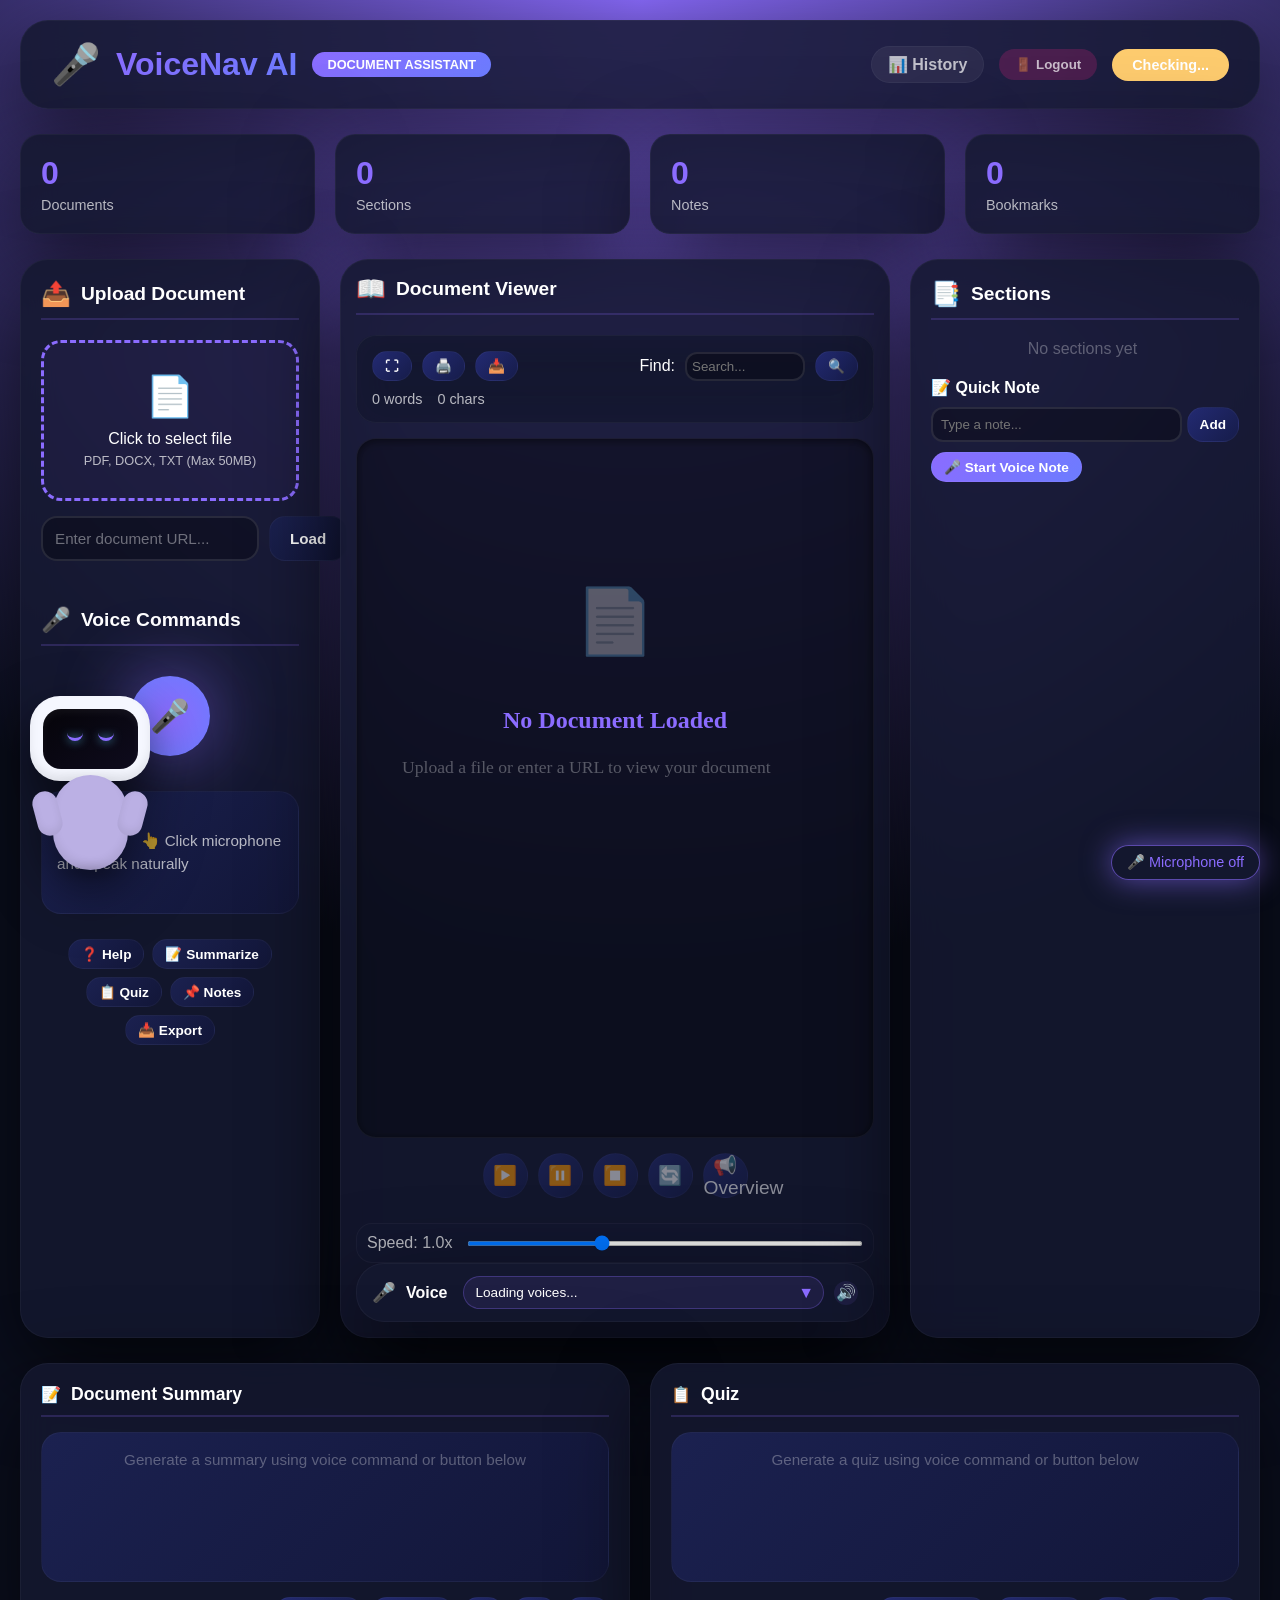
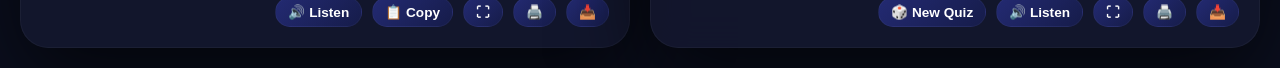
<file: frontend/index.html>
<!DOCTYPE html>
<html lang="en">
<head>
    <meta charset="UTF-8">
    <meta name="viewport" content="width=device-width, initial-scale=1.0">
    <title>VoiceNav – Document Assistant</title>
    <style>
        /* ========= RESET ========= */
        * {
            margin: 0;
            padding: 0;
            box-sizing: border-box;
        }

        /* ========= THEME (from layout) ========= */
        :root {
            --bg: #0b0f1f;
            --panel: rgba(20, 24, 48, 0.85);
            --panel-soft: rgba(20, 24, 48, 0.65);
            --accent: #8b6cff;
            --accent-soft: #6c7cff;
            --glow: rgba(139, 108, 255, 0.6);
            --text-light: #ffffff;
            --text-dim: rgba(255,255,255,0.7);
            --panel-border: rgba(255,255,255,0.04);
        }

        /* ========= BODY ========= */
        body {
            min-height: 100vh;
            background: radial-gradient(circle at top, #8b6cff, #0b0f1f 55%);
            font-family: 'Inter', -apple-system, BlinkMacSystemFont, 'Segoe UI', Roboto, sans-serif;
            padding: 20px;
            color: var(--text-light);
            position: relative;
        }

        .container {
            max-width: 1600px;
            margin: 0 auto;
        }

        /* ========= PANELS (glassmorphism) ========= */
        .panel-base {
            background: var(--panel);
            backdrop-filter: blur(18px);
            border-radius: 28px;
            box-shadow: 0 30px 90px rgba(0,0,0,0.7);
            border: 1px solid rgba(255,255,255,0.04);
        }

        /* ========= QUIZ STYLES ========= */
.quiz-question {
    background: rgba(0,0,0,0.3);
    border-radius: 16px;
    padding: 15px;
    margin-bottom: 15px;
    border-left: 4px solid var(--accent);
}
.quiz-question p { margin-bottom: 10px; font-weight: 500; }

.quiz-options { display: flex; flex-direction: column; gap: 8px; margin: 10px 0; }

.quiz-option {
    display: flex;
    align-items: center;
    gap: 10px;
    padding: 8px 12px;
    background: rgba(255,255,255,0.05);
    border-radius: 10px;
    color: var(--text-dim);
    cursor: pointer;
    transition: background 0.2s;
}
.quiz-option:hover { background: rgba(139,108,255,0.1); }
.quiz-option input[type="radio"] { accent-color: var(--accent); }

.quiz-answer-btn {
    padding: 7px 14px;
    background: linear-gradient(135deg, #232a72, #161c4a);
    color: white;
    border: 1px solid rgba(255,255,255,0.08);
    border-radius: 12px;
    cursor: pointer;
    font-size: 0.88rem;
    font-weight: 600;
    transition: all 0.25s;
}
.quiz-answer-btn:hover { transform: translateY(-2px); box-shadow: 0 0 18px var(--glow); background: linear-gradient(135deg, #2c3590, #1d2460); }

/* ── Show Answer button variant ── */
.show-ans-btn {
    background: linear-gradient(135deg, rgba(139,108,255,0.25), rgba(108,124,255,0.15));
    border: 1px solid rgba(139,108,255,0.45);
    color: #c4b0ff;
}
.show-ans-btn:hover {
    background: linear-gradient(135deg, rgba(139,108,255,0.45), rgba(108,124,255,0.3));
    box-shadow: 0 0 18px rgba(139,108,255,0.5);
    border-color: rgba(139,108,255,0.7);
}

/* Fade-in for revealed answers */
@keyframes fadeInAnswer {
    from { opacity: 0; transform: translateY(-6px); }
    to   { opacity: 1; transform: translateY(0); }
}

.answer-feedback {
    margin-top: 10px;
    padding: 8px;
    border-radius: 10px;
    font-size: 0.9rem;
}
.correct   { background: rgba(0,255,0,0.1);  color: #4ade80; }
.incorrect { background: rgba(255,0,0,0.1);  color: #f87171; }

/* Dropdown voice selector styles */
#voiceSelect {
    background: rgba(139,108,255,0.15);
    border: 1px solid rgba(139,108,255,0.3);
    color: white;
    font-family: inherit;
    transition: all 0.2s;
}

#voiceSelect:hover {
    background: rgba(139,108,255,0.25);
    border-color: var(--accent);
}

#voiceSelect:focus {
    border-color: var(--accent);
    box-shadow: 0 0 0 2px rgba(139,108,255,0.2);
}

#voiceSelect option {
    background: #1b2150;
    color: white;
    padding: 10px;
}

/* Preview indicator animation */
@keyframes playing {
    0%, 100% { transform: scale(1); opacity: 1; }
    50% { transform: scale(1.2); opacity: 0.8; }
}

.preview-active #previewIcon {
    animation: playing 1s infinite;
    color: var(--accent);
}

.voice-status-dot {
    width: 6px;
    height: 6px;
    border-radius: 50%;
    background: var(--accent);
    display: inline-block;
    animation: pulse 1.5s infinite;
}

@keyframes pulse {
    0%, 100% { opacity: 1; transform: scale(1); }
    50% { opacity: 0.5; transform: scale(1.2); }
}

/* Per-question listen button */
.quiz-listen-btn {
    background: rgba(139,108,255,0.18);
    border: 1px solid rgba(139,108,255,0.35);
    border-radius: 50%;
    width: 28px;
    height: 28px;
    font-size: 0.85rem;
    cursor: pointer;
    color: #c4b0ff;
    display: inline-flex;
    align-items: center;
    justify-content: center;
    flex-shrink: 0;
    transition: all 0.2s;
    padding: 0;
    margin-left: 4px;
}
.quiz-listen-btn:hover {
    background: rgba(139,108,255,0.4);
    box-shadow: 0 0 12px rgba(139,108,255,0.5);
    transform: scale(1.15);
}

        /* ========= HEADER ========= */
        .header {
            background: var(--panel);
            backdrop-filter: blur(18px);
            border-radius: 28px;
            padding: 20px 30px;
            margin-bottom: 25px;
            box-shadow: 0 30px 90px rgba(0,0,0,0.7);
            border: 1px solid var(--panel-border);
            display: flex;
            justify-content: space-between;
            align-items: center;
        }

        .logo {
            display: flex;
            align-items: center;
            gap: 15px;
        }

        .logo h1 {
            font-size: 2rem;
            background: linear-gradient(135deg, var(--accent), var(--accent-soft));
            -webkit-background-clip: text;
            -webkit-text-fill-color: transparent;
            font-weight: 800;
        }

        .badge {
            background: linear-gradient(135deg, var(--accent), var(--accent-soft));
            color: white;
            padding: 5px 15px;
            border-radius: 30px;
            font-size: 0.8rem;
            font-weight: bold;
        }

        .nav-links {
            display: flex;
            align-items: center;
            gap: 15px;
        }

        .nav-link {
            padding: 8px 16px;
            border-radius: 30px;
            background: rgba(255,255,255,0.06);
            color: var(--text-dim);
            text-decoration: none;
            font-weight: 600;
            transition: all 0.3s;
            border: 1px solid var(--panel-border);
        }

        .nav-link:hover {
            background: var(--accent);
            color: white;
            transform: translateY(-2px);
            box-shadow: 0 0 25px var(--glow);
        }

        .status-badge {
            padding: 8px 20px;
            border-radius: 30px;
            font-weight: 600;
            font-size: 0.9rem;
        }

        .status-badge.connected {
            background: var(--accent);
            color: white;
            box-shadow: 0 0 25px var(--glow);
        }

        .status-badge.disconnected {
            background: #f72585;
            color: white;
        }

        .status-badge.loading {
            background: #fdcb6e;
            color: white;
        }

        /* ========= STATS GRID ========= */
        .stats-grid {
            display: grid;
            grid-template-columns: repeat(4, 1fr);
            gap: 20px;
            margin-bottom: 25px;
        }

        .stat-card {
            background: var(--panel);
            backdrop-filter: blur(18px);
            border-radius: 20px;
            padding: 20px;
            box-shadow: 0 30px 90px rgba(0,0,0,0.7);
            border: 1px solid var(--panel-border);
        }

        .stat-value {
            font-size: 2rem;
            font-weight: bold;
            color: var(--accent);
            margin-bottom: 5px;
        }

        .stat-label {
            color: var(--text-dim);
            font-size: 0.9rem;
        }

        /* ========= MAIN GRID - 3 COLUMN ========= */
        .main-grid {
            display: grid;
            grid-template-columns: 300px 1fr 350px;
            gap: 20px;
            margin-bottom: 25px;
        }

        /* ========= CARDS ========= */
        .card {
            background: var(--panel);
            backdrop-filter: blur(18px);
            border-radius: 28px;
            padding: 20px;
            box-shadow: 0 30px 90px rgba(0,0,0,0.7);
            border: 1px solid var(--panel-border);
            transition: transform 0.3s;
            display: flex;
            flex-direction: column;
        }

        .card:hover {
            transform: translateY(-5px);
            box-shadow: 0 40px 110px rgba(139,108,255,0.3);
        }

        .card-header {
            display: flex;
            align-items: center;
            gap: 10px;
            margin-bottom: 20px;
            padding-bottom: 10px;
            border-bottom: 2px solid rgba(139,108,255,0.2);
        }

        .card-header h2 {
            font-size: 1.2rem;
            color: white;
            font-weight: 600;
        }

        .card-header .icon {
            font-size: 1.5rem;
        }

        /* ========= UPLOAD AREA ========= */
        .upload-area {
            border: 3px dashed var(--accent);
            border-radius: 20px;
            padding: 30px;
            text-align: center;
            cursor: pointer;
            transition: all 0.3s;
            background: rgba(139,108,255,0.05);
            margin-bottom: 15px;
        }

        .upload-area:hover {
            background: rgba(139,108,255,0.15);
            border-color: var(--accent-soft);
            box-shadow: 0 0 30px var(--glow);
        }

        .upload-icon {
            font-size: 2.5rem;
            margin-bottom: 10px;
        }

        .upload-text {
            font-size: 1rem;
            color: white;
            margin-bottom: 5px;
        }

        .upload-hint {
            color: var(--text-dim);
            font-size: 0.8rem;
        }

        /* ========= URL INPUT ========= */
        .url-group {
            display: flex;
            gap: 10px;
            margin-bottom: 15px;
        }

        .url-group input {
            flex: 1;
            padding: 12px;
            border: 2px solid rgba(255,255,255,0.1);
            border-radius: 16px;
            font-size: 0.95rem;
            transition: all 0.3s;
            background: rgba(0,0,0,0.3);
            color: white;
        }

        .url-group input:focus {
            outline: none;
            border-color: var(--accent);
            box-shadow: 0 0 0 3px var(--glow);
        }

        .url-group input::placeholder {
            color: rgba(255,255,255,0.4);
        }

        /* ========= BUTTONS ========= */
        .btn {
            padding: 10px 20px;
            border: none;
            border-radius: 16px;
            font-size: 0.95rem;
            font-weight: 600;
            cursor: pointer;
            transition: all 0.3s;
            background: linear-gradient(135deg, #232a72, #161c4a);
            color: white;
            display: inline-flex;
            align-items: center;
            gap: 8px;
            border: 1px solid rgba(255,255,255,0.04);
        }

        .btn:hover {
            transform: translateY(-2px);
            box-shadow: 0 0 25px var(--glow);
            background: linear-gradient(135deg, #2c3590, #1d2460);
        }

        .btn.secondary {
            background: linear-gradient(135deg, #1b2150, #121638);
        }

        .btn.warning {
            background: #f72585;
        }

        .btn.small {
            padding: 6px 12px;
            font-size: 0.85rem;
        }

        .btn:disabled {
            opacity: 0.5;
            cursor: not-allowed;
        }

        /* ========= MICROPHONE ========= */
        .mic-container {
            text-align: center;
            padding: 10px;
        }

        .mic-btn {
            width: 80px;
            height: 80px;
            border-radius: 50%;
            background: radial-gradient(circle, var(--accent), var(--accent-soft));
            border: none;
            color: white;
            font-size: 2rem;
            cursor: pointer;
            transition: all 0.3s;
            box-shadow: 0 0 70px var(--glow);
            margin-bottom: 10px;
        }

        .mic-btn:hover {
            transform: scale(1.1);
        }

        .mic-btn.active {
            background: radial-gradient(circle, #f72585, #b5179e);
            animation: pulse 1.5s infinite;
        }

        @keyframes pulse {
            0% { box-shadow: 0 0 0 0 rgba(247, 37, 133, 0.7); }
            70% { box-shadow: 0 0 0 20px rgba(247, 37, 133, 0); }
            100% { box-shadow: 0 0 0 0 rgba(247, 37, 133, 0); }
        }

        /* ========= COMMAND BOX ========= */
        .command-box {
            background: linear-gradient(135deg, #1b2150, #121638);
            border-radius: 20px;
            padding: 15px;
            min-height: 80px;
            margin: 15px 0;
            font-size: 0.95rem;
            line-height: 1.5;
            border-left: 4px solid var(--accent);
            white-space: pre-wrap;
            color: var(--text-dim);
            border: 1px solid rgba(255,255,255,0.04);
        }

        /* ========= QUICK COMMANDS ========= */
        .quick-commands {
            display: flex;
            gap: 8px;
            flex-wrap: wrap;
            justify-content: center;
            margin-top: 10px;
        }

        /* ========= SECTIONS LIST ========= */
        .sections-container {
            max-height: 300px;
            overflow-y: auto;
            padding-right: 5px;
        }

        .section-item {
            padding: 12px;
            background: linear-gradient(135deg, #1b2150, #121638);
            border-radius: 16px;
            margin-bottom: 8px;
            cursor: pointer;
            transition: all 0.3s;
            border-left: 4px solid var(--accent);
            font-size: 0.95rem;
            color: var(--text-dim);
            border: 1px solid rgba(255,255,255,0.04);
        }

        .section-item:hover {
            transform: translateX(5px);
            background: linear-gradient(135deg, #232a72, #161c4a);
            box-shadow: 0 0 25px var(--glow);
        }

        .section-count {
            font-size: 0.8rem;
            color: var(--accent);
            margin-left: 10px;
        }

        /* ========= DOCUMENT VIEWER ========= */
        .document-viewer {
            background: rgba(0,0,0,0.3);
            border-radius: 20px;
            padding: 25px;
            height: 700px;
            overflow-y: auto;
            font-family: 'Georgia', 'Times New Roman', serif;
            line-height: 1.8;
            box-shadow: inset 0 2px 10px rgba(0,0,0,0.5);
            scroll-behavior: smooth;
            color: var(--text-dim);
            border: 1px solid rgba(255,255,255,0.04);
        }

        .document-viewer h1 {
            font-size: 2.2rem;
            margin-bottom: 20px;
            color: white;
            border-bottom: 3px solid var(--accent);
            padding-bottom: 15px;
        }

        .document-viewer h2 {
            font-size: 1.8rem;
            margin: 25px 0 15px;
            color: var(--accent-soft);
        }

        .document-viewer h3 {
            font-size: 1.5rem;
            margin: 20px 0 10px;
            color: var(--accent);
        }

        .document-viewer p {
            margin-bottom: 15px;
            font-size: 1.1rem;
            text-align: justify;
        }

        /* ========= VIEWER TOOLBAR ========= */
        .viewer-toolbar {
            display: flex;
            gap: 10px;
            padding: 15px;
            background: var(--panel-soft);
            backdrop-filter: blur(18px);
            border-radius: 20px;
            margin-bottom: 15px;
            flex-wrap: wrap;
            border: 1px solid rgba(255,255,255,0.04);
        }

        .viewer-controls {
            display: flex;
            gap: 10px;
            align-items: center;
            margin-left: auto;
        }

        .viewer-controls input {
            background: rgba(0,0,0,0.3);
            border: 2px solid rgba(255,255,255,0.1);
            border-radius: 12px;
            padding: 5px 10px;
            color: white;
        }

        .viewer-controls input:focus {
            border-color: var(--accent);
            outline: none;
        }

        .viewer-info {
            display: flex;
            gap: 15px;
            color: var(--text-dim);
            font-size: 0.9rem;
        }

        /* ========= AUDIO CONTROLS ========= */
        .audio-controls {
            display: flex;
            gap: 10px;
            justify-content: center;
            flex-wrap: wrap;
            margin: 15px 0;
        }

        .audio-btn {
            width: 45px;
            height: 45px;
            border-radius: 25px;
            border: none;
            background: linear-gradient(135deg, #232a72, #161c4a);
            color: white;
            font-size: 1.2rem;
            cursor: pointer;
            transition: all 0.3s;
            border: 1px solid rgba(255,255,255,0.04);
        }

        .audio-btn:hover {
            transform: scale(1.1);
            box-shadow: 0 0 25px var(--glow);
        }

        .audio-btn:disabled {
            opacity: 0.5;
            cursor: not-allowed;
        }

        /* ========= SPEED CONTROL ========= */
        .speed-control {
            display: flex;
            align-items: center;
            gap: 15px;
            margin-top: 10px;
            padding: 10px;
            background: var(--panel-soft);
            border-radius: 16px;
            border: 1px solid rgba(255,255,255,0.04);
        }

        .speed-control input {
            flex: 1;
            height: 5px;
            border-radius: 3px;
            background: var(--accent);
        }

        /* ========= NOTES & BOOKMARKS ========= */
        .items-list {
            list-style: none;
            max-height: 200px;
            overflow-y: auto;
        }

        .items-list li {
            padding: 10px;
            background: linear-gradient(135deg, #1b2150, #121638);
            border-radius: 14px;
            margin-bottom: 8px;
            border-left: 4px solid var(--accent);
            font-size: 0.9rem;
            color: var(--text-dim);
            border: 1px solid rgba(255,255,255,0.04);
        }

        .items-list li .timestamp {
            font-size: 0.75rem;
            color: rgba(255,255,255,0.4);
            margin-top: 5px;
        }

        /* ========= PROGRESS BAR ========= */
        .progress-bar {
            height: 5px;
            background: rgba(255,255,255,0.1);
            border-radius: 3px;
            overflow: hidden;
            margin: 10px 0;
        }

        .progress-fill {
            height: 100%;
            background: linear-gradient(90deg, var(--accent), var(--accent-soft));
            transition: width 0.3s;
        }

        /* ========= VOICE STATUS ========= */
        .voice-status {
            position: fixed;
            bottom: 20px;
            right: 20px;
            padding: 8px 15px;
            background: var(--panel);
            backdrop-filter: blur(18px);
            color: var(--accent);
            border-radius: 30px;
            font-size: 0.9rem;
            z-index: 1000;
            border: 1px solid var(--glow);
            box-shadow: 0 0 30px var(--glow);
        }

        /* ========= FEATURE PANELS ========= */
        .feature-panels {
            margin-top: 25px;
            display: grid;
            grid-template-columns: 1fr 1fr;
            gap: 20px;
        }

        .feature-panel {
            background: var(--panel);
            backdrop-filter: blur(18px);
            border-radius: 28px;
            padding: 20px;
            box-shadow: 0 30px 90px rgba(0,0,0,0.7);
            border: 1px solid rgba(255,255,255,0.04);
        }

        .panel-header {
            display: flex;
            align-items: center;
            gap: 10px;
            margin-bottom: 15px;
            padding-bottom: 10px;
            border-bottom: 2px solid rgba(139,108,255,0.2);
        }

        .panel-header h3 {
            font-size: 1.1rem;
            color: white;
            font-weight: 600;
        }

        .panel-content {
            min-height: 150px;
            max-height: 300px;
            overflow-y: auto;
            padding: 15px;
            background: linear-gradient(135deg, #1b2150, #121638);
            border-radius: 20px;
            font-size: 0.95rem;
            line-height: 1.6;
            color: var(--text-dim);
            border: 1px solid rgba(255,255,255,0.04);
        }

        .panel-actions {
            display: flex;
            gap: 10px;
            margin-top: 15px;
            justify-content: flex-end;
        }

        /* ========= QUIZ STYLES ========= */
        .quiz-question {
            background: rgba(0,0,0,0.3);
            border-radius: 16px;
            padding: 15px;
            margin-bottom: 15px;
            border-left: 4px solid var(--accent);
        }

        .quiz-question p {
            margin-bottom: 10px;
            font-weight: 500;
        }

        .quiz-options {
            display: flex;
            flex-direction: column;
            gap: 8px;
            margin: 10px 0;
        }

        .quiz-option {
            display: flex;
            align-items: center;
            gap: 10px;
            padding: 8px;
            background: rgba(255,255,255,0.05);
            border-radius: 10px;
            color: var(--text-dim);
        }

        .quiz-option input[type="radio"] {
            accent-color: var(--accent);
        }

        .quiz-answer-btn {
            margin-top: 10px;
            padding: 5px 10px;
            background: linear-gradient(135deg, #232a72, #161c4a);
            color: white;
            border: none;
            border-radius: 12px;
            cursor: pointer;
        }

        .answer-feedback {
            margin-top: 10px;
            padding: 8px;
            border-radius: 10px;
            font-size: 0.9rem;
        }

        .correct {
            background: rgba(0,255,0,0.1);
            color: #4ade80;
        }

        .incorrect {
            background: rgba(255,0,0,0.1);
            color: #f87171;
        }

        /* ========= TOAST NOTIFICATIONS ========= */
        .toast {
            position: fixed;
            bottom: 20px;
            left: 50%;
            transform: translateX(-50%);
            padding: 12px 24px;
            border-radius: 30px;
            color: white;
            font-weight: 500;
            z-index: 2000;
            animation: slideUp 0.3s ease;
            background: var(--panel);
            backdrop-filter: blur(18px);
            border: 1px solid var(--accent);
            box-shadow: 0 0 30px var(--glow);
        }

        .toast.success {
            background: var(--accent);
        }

        .toast.error {
            background: #f72585;
        }

        .toast.info {
            background: var(--accent-soft);
        }

        @keyframes slideUp {
            from {
                transform: translate(-50%, 100%);
                opacity: 0;
            }
            to {
                transform: translate(-50%, 0);
                opacity: 1;
            }
        }

        /* ========= HIGHLIGHT ========= */
        .highlight {
            background: rgba(139,108,255,0.3);
            padding: 2px;
            border-radius: 4px;
            border-bottom: 2px solid var(--accent);
        }

        /* ========= SCROLLBARS ========= */
        ::-webkit-scrollbar {
            width: 8px;
        }

        ::-webkit-scrollbar-track {
            background: rgba(0,0,0,0.3);
            border-radius: 4px;
        }

        ::-webkit-scrollbar-thumb {
            background: var(--accent);
            border-radius: 4px;
        }

        ::-webkit-scrollbar-thumb:hover {
            background: var(--accent-soft);
        }

        /* ========= CUTE ROBOT ASSISTANT (from design) ========= */
        .robot-assistant {
            position: fixed;
            bottom: 30px;
            left: 30px;
            z-index: 1000;
            cursor: pointer;
            transition: all 0.3s cubic-bezier(0.175, 0.885, 0.32, 1.275);
            filter: drop-shadow(0 20px 30px rgba(0,0,0,0.4));
            animation: float 3s ease-in-out infinite;
        }

        @keyframes float {
            0%, 100% {
                transform: translateY(0);
            }
            50% {
                transform: translateY(-12px);
            }
        }

        .robot-assistant:hover {
            transform: translateY(-10px) scale(1.05);
            filter: drop-shadow(0 30px 40px var(--glow));
            animation: float 1.5s ease-in-out infinite;
        }

        /* Head */
        .head {
            width: 120px;
            height: 85px;
            background: #f5f7ff;
            border-radius: 30px;
            margin: 0 auto;
            display: flex;
            align-items: center;
            justify-content: center;
            box-shadow: 
                inset 0 -6px 10px rgba(0,0,0,0.08),
                0 15px 30px rgba(0,0,0,0.2);
        }

        /* Face Screen */
        .face {
            width: 95px;
            height: 60px;
            background: linear-gradient(145deg, #050409, #0e0b1d);
            border-radius: 18px;
            position: relative;
            box-shadow: inset 0 4px 8px rgba(255,255,255,0.05);
        }

        /* Eyes */
        .eye {
            position: absolute;
            top: 24px;
            width: 16px;
            height: 8px;
            border-radius: 0 0 12px 12px;
            border-bottom: 3px solid #8b6cff;
            filter: drop-shadow(0 0 5px #5ecbff);
        }

        .eye.left {
            left: 24px;
        }

        .eye.right {
            right: 24px;
        }

        /* Body */
        .body {
            width: 75px;
            height: 95px;
            background: #bbb0e4;
            border-radius: 40px;
            margin: -6px auto 0;
            box-shadow: 
                inset 0 -6px 10px rgba(0,0,0,0.08),
                0 15px 30px rgba(0,0,0,0.2);
        }

        /* Arms */
        .arm {
            position: absolute;
            top: 95px;
            width: 25px;
            height: 45px;
            background: #bbb0e4;
            border-radius: 20px;
            box-shadow: inset 0 -4px 8px rgba(0,0,0,0.08);
        }

        .arm.left {
            left: 5px;
            transform: rotate(-15deg);
        }

        .arm.right {
            right: 5px;
            transform: rotate(15deg);
        }

        /* Shadow */
        .shadow {
            position: absolute;
            bottom: -8px;
            left: 50%;
            transform: translateX(-50%);
            width: 80px;
            height: 12px;
            background: radial-gradient(ellipse at center,
                rgba(0,0,0,0.25),
                transparent 70%);
            filter: blur(5px);
        }

        /* Speech bubble */
        .robot-speech {
            position: absolute;
            bottom: 100%;
            left: 40px;
            margin-bottom: 15px;
            background: var(--panel);
            backdrop-filter: blur(18px);
            padding: 8px 16px;
            border-radius: 30px 30px 30px 5px;
            color: white;
            font-size: 0.9rem;
            font-weight: 500;
            white-space: nowrap;
            border: 1px solid var(--accent);
            box-shadow: 0 10px 25px rgba(0,0,0,0.3);
            opacity: 0;
            transform: translateY(10px);
            transition: all 0.3s ease;
            pointer-events: none;
            border: 1px solid var(--glow);
        }

        .robot-assistant:hover .robot-speech {
            opacity: 1;
            transform: translateY(0);
        }

        .robot-speech::after {
            content: '';
            position: absolute;
            top: 100%;
            left: 20px;
            border-width: 8px;
            border-style: solid;
            border-color: var(--panel) transparent transparent transparent;
            backdrop-filter: blur(18px);
        }

        /* ========= RESPONSIVE ========= */
        @media (max-width: 1200px) {
            .main-grid {
                grid-template-columns: 300px 1fr 300px;
            }
        }

        @media (max-width: 992px) {
            .main-grid {
                grid-template-columns: 1fr;
            }
            
            .stats-grid {
                grid-template-columns: repeat(2, 1fr);
            }
            
            .feature-panels {
                grid-template-columns: 1fr;
            }
        }

        @media (max-width: 768px) {
            .stats-grid {
                grid-template-columns: 1fr;
            }
            
            .header {
                flex-direction: column;
                gap: 15px;
            }
            
            .nav-links {
                width: 100%;
                justify-content: center;
            }

            .robot-assistant {
                bottom: 20px;
                left: 20px;
            }

            .robot {
                width: 100px;
                height: 140px;
            }

            .head {
                width: 85px;
                height: 60px;
                border-radius: 22px;
            }

            .face {
                width: 68px;
                height: 43px;
                border-radius: 14px;
            }

            .eye {
                top: 17px;
                width: 12px;
                height: 6px;
                border-bottom-width: 2px;
            }

            .eye.left { left: 17px; }
            .eye.right { right: 17px; }

            .body {
                width: 55px;
                height: 68px;
                border-radius: 28px;
            }

            .arm {
                top: 68px;
                width: 18px;
                height: 32px;
            }

            .robot-speech {
                font-size: 0.8rem;
                padding: 6px 12px;
                left: 20px;
            }
        }

        /* ========= ADDITIONAL FIXES ========= */
        #fileInfo p, #docDetails {
            color: var(--text-dim);
        }

        #quickNoteInput {
            background: rgba(0,0,0,0.3);
            border: 2px solid rgba(255,255,255,0.1);
            border-radius: 12px;
            padding: 8px;
            color: white;
        }

        #quickNoteInput:focus {
            border-color: var(--accent);
            outline: none;
        }

        #docInfo p {
            color: var(--text-dim);
        }

        .speed-control span {
            color: var(--text-dim);
        }

        /* Voice note specific styles */
        .voice-note-timer {
            color: var(--accent);
            font-weight: bold;
            font-size: 1.1rem;
        }
        
        .recording-indicator {
            display: inline-block;
            width: 12px;
            height: 12px;
            background: #f72585;
            border-radius: 50%;
            animation: pulse-recording 1.5s infinite;
            margin-right: 8px;
        }
        
        @keyframes pulse-recording {
            0% { opacity: 1; transform: scale(1); }
            50% { opacity: 0.5; transform: scale(1.2); }
            100% { opacity: 1; transform: scale(1); }
        }

        /* Voice interim results */
        #interimResults {
            position: fixed;
            bottom: 80px;
            right: 20px;
            background: var(--panel);
            backdrop-filter: blur(18px);
            padding: 10px 20px;
            border-radius: 30px;
            color: var(--accent);
            font-size: 0.9rem;
            border: 1px solid var(--accent);
            box-shadow: 0 0 20px var(--glow);
            z-index: 1001;
            display: none;
            max-width: 300px;
            word-wrap: break-word;
        }
    </style>
</head>
<body>
    <div class="container">
        <!-- Header -->
        <div class="header">
            <div class="logo">
                <span style="font-size: 2.5rem;">🎤</span>
                <h1>VoiceNav AI</h1>
                <span class="badge">DOCUMENT ASSISTANT</span>
            </div>
            <div class="nav-links">
                <a href="/history.html" class="nav-link">📊 History</a>
                <button class="nav-link" onclick="logout()" style="background: rgba(247, 37, 133, 0.2); border: none; cursor: pointer;">🚪 Logout</button>
                <span id="status" class="status-badge loading">Checking...</span>
            </div>
        </div>

        <!-- Stats -->
        <div class="stats-grid">
            <div class="stat-card">
                <div class="stat-value" id="docCount">0</div>
                <div class="stat-label">Documents</div>
            </div>
            <div class="stat-card">
                <div class="stat-value" id="sectionCount">0</div>
                <div class="stat-label">Sections</div>
            </div>
            <div class="stat-card">
                <div class="stat-value" id="noteCount">0</div>
                <div class="stat-label">Notes</div>
            </div>
            <div class="stat-card">
                <div class="stat-value" id="bookmarkCount">0</div>
                <div class="stat-label">Bookmarks</div>
            </div>
        </div>

        <!-- Main Grid - 3 Columns -->
        <div class="main-grid">
            <!-- LEFT COLUMN: Upload & Voice -->
            <div class="card">
                <div class="card-header">
                    <span class="icon">📤</span>
                    <h2>Upload Document</h2>
                </div>
                
                <div class="upload-area" id="uploadArea">
                    <div class="upload-icon">📄</div>
                    <div class="upload-text">Click to select file</div>
                    <div class="upload-hint">PDF, DOCX, TXT (Max 50MB)</div>
                    <input type="file" id="fileInput" style="display: none;" accept=".pdf,.docx,.txt">
                </div>
                
                <div class="url-group">
                    <input type="url" id="urlInput" placeholder="Enter document URL...">
                    <button class="btn secondary" id="urlBtn">Load</button>
                </div>
                
                <div id="fileInfo" style="margin-bottom: 15px;"></div>

                <div class="card-header" style="margin-top: 15px;">
                    <span class="icon">🎤</span>
                    <h2>Voice Commands</h2>
                </div>
                
                <div class="mic-container">
                    <button class="mic-btn" id="micBtn">🎤</button>
                    <div id="recordingStatus" style="color: var(--accent); font-weight: bold;"></div>
                </div>
                
                <div class="command-box" id="commandBox">
                    👆 Click microphone and speak naturally
                </div>

                <div class="quick-commands">
                    <button class="btn small secondary" onclick="sendQuickCommand('help')">❓ Help</button>
                    <button class="btn small secondary" onclick="sendQuickCommand('summarize')">📝 Summarize</button>
                    <button class="btn small secondary" onclick="sendQuickCommand('quiz')">📋 Quiz</button>
                    <button class="btn small secondary" onclick="sendQuickCommand('show notes')">📌 Notes</button>
                    <button class="btn small secondary" onclick="sendQuickCommand('export')">📥 Export</button>
                </div>

                <!-- Document Info -->
                <div id="docInfo" style="margin-top: 15px; display: none;">
                    <div class="progress-bar">
                        <div class="progress-fill" id="docProgress" style="width: 100%;"></div>
                    </div>
                    <p style="font-size: 0.9rem;" id="docDetails"></p>
                </div>
            </div>

            <!-- MIDDLE COLUMN: Document Viewer -->
            <div class="card" style="padding: 15px;">
                <div class="card-header">
                    <span class="icon">📖</span>
                    <h2>Document Viewer</h2>
                </div>

                <!-- Viewer Toolbar -->
                <div class="viewer-toolbar">
                    <button class="btn small" id="fullscreenBtn" title="Fullscreen">⛶</button>
                    <button class="btn small" id="printBtn" title="Print">🖨️</button>
                    <button class="btn small" id="downloadTxtBtn" title="Download as TXT">📥</button>
                    
                    <div class="viewer-controls">
                        <span>Find:</span>
                        <input type="text" id="searchInput" placeholder="Search..." style="padding: 5px; width: 120px;">
                        <button class="btn small" id="searchBtn">🔍</button>
                    </div>
                    
                    <div class="viewer-info">
                        <span id="wordCount">0 words</span>
                        <span id="charCount">0 chars</span>
                    </div>
                </div>

                <!-- The Document Viewer -->
                <div class="document-viewer" id="documentViewer">
                    <div style="text-align: center; color: rgba(255,255,255,0.3); padding: 100px 20px;">
                        <span style="font-size: 4rem;">📄</span>
                        <h3 style="margin-top: 20px;">No Document Loaded</h3>
                        <p style="margin-top: 10px;">Upload a file or enter a URL to view your document</p>
                    </div>
                </div>

                <!-- Audio Controls -->
                <div class="audio-controls" style="margin-top: 15px;">
                    <button class="audio-btn" id="playBtn" disabled>▶️</button>
                    <button class="audio-btn" id="pauseBtn" disabled>⏸️</button>
                    <button class="audio-btn" id="stopBtn" disabled>⏹️</button>
                    <button class="audio-btn" id="repeatBtn" disabled>🔄</button>
                    <button class="audio-btn" id="playOverviewBtn" disabled>📢 Overview</button>
                </div>

                <div class="speed-control">
                    <span>Speed: <span id="speedValue">1.0x</span></span>
                    <input type="range" id="speedSlider" min="0.5" max="2.0" step="0.1" value="1.0">
                </div>
                <!-- VOICE SELECTOR - SINGLE DROPDOWN WITH AUTO-PREVIEW -->
<div class="card" id="voiceSelectorCard" style="padding: 12px 15px;">
    <div style="display: flex; align-items: center; gap: 10px;">
        <span class="icon" style="font-size: 1.2rem;">🎤</span>
        <h2 style="font-size: 1rem; margin: 0;">Voice</h2>
        
        <div style="position: relative; flex: 1; margin-left: 5px;">
            <select id="voiceSelect" style="
                width: 100%;
                padding: 8px 12px;
                background: rgba(139,108,255,0.1);
                border: 1px solid rgba(139,108,255,0.3);
                border-radius: 20px;
                color: white;
                font-size: 0.85rem;
                cursor: pointer;
                appearance: none;
                -webkit-appearance: none;
                outline: none;
            ">
                <option value="">Loading voices...</option>
            </select>
            <span style="
                position: absolute;
                right: 10px;
                top: 50%;
                transform: translateY(-50%);
                color: var(--accent);
                pointer-events: none;
            ">▼</span>
        </div>
        
        <!-- Audio preview indicator -->
        <div id="previewIndicator" style="
            width: 24px;
            height: 24px;
            border-radius: 50%;
            background: rgba(139,108,255,0.1);
            display: flex;
            align-items: center;
            justify-content: center;
            cursor: pointer;
            transition: all 0.2s;
        " onclick="previewSelectedVoice()" title="Preview voice">
            <span id="previewIcon">🔊</span>
        </div>
        
        <!-- Current voice badge -->
        <div id="currentVoiceBadge" style="
            background: var(--accent);
            color: white;
            padding: 4px 10px;
            border-radius: 30px;
            font-size: 0.7rem;
            font-weight: 600;
            display: none;
        ">ACTIVE</div>
    </div>
    
    <!-- Compact preview status (appears when previewing) -->
    <div id="previewStatus" style="
        margin-top: 8px;
        font-size: 0.75rem;
        color: var(--accent);
        display: none;
        align-items: center;
        gap: 5px;
    ">
        <span class="voice-status-dot"></span>
        <span id="previewMessage">Preview playing...</span>
    </div>
</div>
            </div>

            <!-- RIGHT COLUMN: Sections & Navigation -->
            <div class="card">
                <div class="card-header">
                    <span class="icon">📑</span>
                    <h2>Sections <span id="sectionCount2" class="section-count"></span></h2>
                </div>
                <div class="sections-container" id="sectionsList">
                    <p style="color: rgba(255,255,255,0.3); text-align: center;">No sections yet</p>
                </div>

                <!-- Quick Note Input with voice note functionality -->
                <div style="margin-top: 20px;">
                    <h4 style="margin-bottom: 10px; display: flex; align-items: center; gap: 10px;">
                        <span>📝 Quick Note</span>
                        <span id="voiceNoteStatus" style="font-size: 0.8rem; color: var(--accent); display: none;">
                            <span class="recording-indicator"></span> Recording...
                        </span>
                    </h4>
                    
                    <!-- Text note input -->
                    <div style="display: flex; gap: 5px; margin-bottom: 10px;">
                        <input type="text" id="quickNoteInput" placeholder="Type a note..." style="flex: 1; padding: 8px; border-radius: 12px;">
                        <button class="btn small" onclick="addQuickNote()">Add</button>
                    </div>
                    
                    <!-- Voice note controls -->
                    <div style="display: flex; gap: 5px; align-items: center; flex-wrap: wrap;">
                        <button class="btn small" id="startVoiceNoteBtn" onclick="startVoiceNote()" style="background: linear-gradient(135deg, #8b6cff, #6c7cff);">
                            🎤 Start Voice Note
                        </button>
                        <button class="btn small" id="stopVoiceNoteBtn" onclick="stopVoiceNote()" style="background: #f72585; display: none;">
                            ⏹️ Stop Recording
                        </button>
                        <button class="btn small" id="cancelVoiceNoteBtn" onclick="cancelVoiceNote()" style="background: #ff6b6b; display: none;">
                            ❌ Cancel
                        </button>
                        <span id="voiceNoteTimer" class="voice-note-timer" style="display: none;">00:00</span>
                    </div>
                    
                    <!-- Voice note preview -->
                    <div id="voiceNotePreview" style="margin-top: 10px; padding: 10px; background: rgba(139,108,255,0.1); border-radius: 12px; display: none;">
                        <p style="margin-bottom: 5px; color: var(--accent);">🎤 Recent voice note:</p>
                        <p id="voiceNoteText" style="font-size: 0.9rem;"></p>
                    </div>
                </div>
            </div>
        </div>

        <!-- Feature Panels (Summary & Quiz) -->
        <div class="feature-panels">
            <div class="feature-panel" id="summaryPanel">
                <div class="panel-header">
                    <span class="icon">📝</span>
                    <h3>Document Summary</h3>
                </div>
                <div class="panel-content" id="summaryContent">
                    <p style="color: rgba(255,255,255,0.3); text-align: center;">Generate a summary using voice command or button below</p>
                </div>
                <div class="panel-actions">
                    <button class="btn small" onclick="speakSummary()">🔊 Listen</button>
                    <button class="btn small" onclick="copySummary()">📋 Copy</button>
                    <button class="btn small" onclick="toggleSummaryFullscreen()">⛶</button>
                    <button class="btn small" onclick="printSummary()">🖨️</button>
                    <button class="btn small" onclick="downloadSummary()">📥</button>
                </div>
            </div>

            <!-- QUIZ PANEL -->
<div class="feature-panel" id="quizPanel">
    <div class="panel-header"><span class="icon">📋</span><h3>Quiz</h3></div>
    <div class="panel-content" id="quizContent">
        <p style="color:rgba(255,255,255,0.3);text-align:center;">Generate a quiz using voice command or button below</p>
    </div>
    <div class="panel-actions">
        <button class="btn small" onclick="generateQuiz()">🎲 New Quiz</button>
        <button class="btn small" onclick="listenQuiz()" id="listenQuizBtn">🔊 Listen</button>
        <button class="btn small" onclick="stopQuizListen()" id="stopQuizBtn" style="display:none;">⏹ Stop</button>
        <button class="btn small" onclick="toggleQuizFullscreen()">⛶</button>
        <button class="btn small" onclick="printQuiz()">🖨️</button>
        <button class="btn small" onclick="downloadQuiz()">📥</button>
    </div>
</div>
        </div>

        
    </div>

    <!-- Cute Robot Assistant -->
    <div class="robot-assistant" onclick="window.location.href='/chat.html'">
        <div class="robot-speech">I can help you! 💬</div>
        <div class="robot">
            <div class="head">
                <div class="face">
                    <span class="eye left"></span>
                    <span class="eye right"></span>
                </div>
            </div>
            <div class="body"></div>
            <div class="arm left"></div>
            <div class="arm right"></div>
            <div class="shadow"></div>
        </div>
    </div>

    <!-- Voice Status Indicator -->
    <div class="voice-status" id="voiceStatus">🎤 Microphone off</div>

    <!-- Interim Results Display -->
    <div id="interimResults"></div>

    <script>
        const DocSession = {
            KEY: 'voicenav_active_doc',
            save(docData) { try { sessionStorage.setItem(this.KEY, JSON.stringify(docData)); } catch(e) {} },
            load() { try { const r = sessionStorage.getItem(this.KEY); return r ? JSON.parse(r) : null; } catch(e) { return null; } },
            clear() { sessionStorage.removeItem(this.KEY); }
        };

        // Configuration
        const API_BASE = 'http://localhost:5000/api';
        let currentDocId = null;
        let currentAudio = null;
        let recognition = null;
        let isRecording = false;
        let currentSpeed = 1.0;
        let documentText = '';
        let documentSections = {};
        let documentOverview = '';
        let sectionsDict = {};
        
        // Voice note recording variables
        let mediaRecorder = null;
        let audioChunks = [];
        let recordingStartTime = null;
        let recordingTimer = null;
        let isVoiceNoteRecording = false;

        // Quiz variables
        let _quizData = [];

        // DOM Elements
        const statusEl = document.getElementById('status');
        const micBtn = document.getElementById('micBtn');
        const fileInput = document.getElementById('fileInput');
        const uploadArea = document.getElementById('uploadArea');
        const fileInfo = document.getElementById('fileInfo');
        const urlInput = document.getElementById('urlInput');
        const urlBtn = document.getElementById('urlBtn');
        const commandBox = document.getElementById('commandBox');
        const recordingStatus = document.getElementById('recordingStatus');
        const voiceStatus = document.getElementById('voiceStatus');
        const documentViewer = document.getElementById('documentViewer');
        const sectionsList = document.getElementById('sectionsList');
        const playBtn = document.getElementById('playBtn');
        const pauseBtn = document.getElementById('pauseBtn');
        const stopBtn = document.getElementById('stopBtn');
        const repeatBtn = document.getElementById('repeatBtn');
        const playOverviewBtn = document.getElementById('playOverviewBtn');
        const speedSlider = document.getElementById('speedSlider');
        const speedValue = document.getElementById('speedValue');
        const notesList = document.getElementById('notesList');
        const bookmarksList = document.getElementById('bookmarksList');
        const docCount = document.getElementById('docCount');
        const sectionCount = document.getElementById('sectionCount');
        const sectionCount2 = document.getElementById('sectionCount2');
        const noteCount = document.getElementById('noteCount');
        const noteCount2 = document.getElementById('noteCount2');
        const bookmarkCount = document.getElementById('bookmarkCount');
        const bookmarkCount2 = document.getElementById('bookmarkCount2');
        const wordCountEl = document.getElementById('wordCount');
        const charCountEl = document.getElementById('charCount');
        const docInfo = document.getElementById('docInfo');
        const docDetails = document.getElementById('docDetails');
        const searchInput = document.getElementById('searchInput');
        const searchBtn = document.getElementById('searchBtn');
        const fullscreenBtn = document.getElementById('fullscreenBtn');
        const printBtn = document.getElementById('printBtn');
        const downloadTxtBtn = document.getElementById('downloadTxtBtn');
        const summaryContent = document.getElementById('summaryContent');
        const quizContent = document.getElementById('quizContent');
        
        // Voice note elements
        const startVoiceNoteBtn = document.getElementById('startVoiceNoteBtn');
        const stopVoiceNoteBtn = document.getElementById('stopVoiceNoteBtn');
        const cancelVoiceNoteBtn = document.getElementById('cancelVoiceNoteBtn');
        const voiceNoteStatus = document.getElementById('voiceNoteStatus');
        const voiceNoteTimer = document.getElementById('voiceNoteTimer');
        const voiceNotePreview = document.getElementById('voiceNotePreview');
        const voiceNoteText = document.getElementById('voiceNoteText');
        
        // Quiz elements
        const listenQuizBtn = document.getElementById('listenQuizBtn');
        const stopQuizBtn = document.getElementById('stopQuizBtn');

        // ========= HELPER FUNCTIONS =========
        function escHtml(s) {
            return String(s)
                .replace(/&/g, '&amp;')
                .replace(/</g, '&lt;')
                .replace(/>/g, '&gt;')
                .replace(/"/g, '&quot;');
        }

        function formatType(t) {
            const map = {
                multiple_choice: 'MCQ',
                fill_blank: 'Fill Blank',
                true_false: 'True/False',
                short_answer: 'Short Answer'
            };
            return map[t] || t;
        }

        function _cleanForSpeech(raw) {
            return String(raw || '')
                .replace(/_{2,}/g, 'dash')
                .replace(/_/g, 'dash')
                .replace(/["]/g, '')
                .replace(/\n+/g, ' ')
                .replace(/\s{2,}/g, ' ')
                .trim();
        }

        function _fuzzyMatch(given, correct) {
            const g = given.trim().toLowerCase();
            const c = correct.trim().toLowerCase();
            return g === c || c.includes(g) || g.includes(c);
        }

        // ========= CHECK LOGIN SESSION =========
        function checkAuth() {
            const currentUser = sessionStorage.getItem('voicenav_current_user');
            if (!currentUser) {
                window.location.href = 'login.html';
                return null;
            }
            return JSON.parse(currentUser);
        }

        // Call this at the start
        const currentUser = checkAuth();
        if (currentUser) {
            console.log('Logged in as:', currentUser.fullName);
        }

        // ===== SUMMARY PANEL FUNCTIONS =====
        function speakSummary() {
            const summaryText = document.getElementById('summaryContent').innerText;
            if (summaryText && !summaryText.includes('Generate a summary')) {
                speakText(summaryText);
            } else {
                showToast('No summary available yet. Generate one first!', 'info');
            }
        }

        function copySummary() {
            const summaryText = document.getElementById('summaryContent').innerText;
            if (summaryText && !summaryText.includes('Generate a summary')) {
                navigator.clipboard.writeText(summaryText).then(() => {
                    showToast('Summary copied to clipboard!', 'success');
                }).catch(() => {
                    showToast('Failed to copy summary', 'error');
                });
            } else {
                showToast('No summary available to copy', 'info');
            }
        }

        function toggleSummaryFullscreen() {
            const summaryContent = document.getElementById('summaryContent');
            if (!document.fullscreenElement) {
                summaryContent.requestFullscreen();
            } else {
                document.exitFullscreen();
            }
        }

        function printSummary() {
            const summaryText = document.getElementById('summaryContent').innerText;
            if (summaryText && !summaryText.includes('Generate a summary')) {
                const printWindow = window.open('', '_blank');
                printWindow.document.write(`
                    <html>
                        <head>
                            <title>Document Summary</title>
                            <style>
                                body { 
                                    font-family: Georgia, serif; 
                                    line-height: 1.6; 
                                    padding: 40px; 
                                    max-width: 800px; 
                                    margin: 0 auto;
                                    background: #0b0f1f;
                                    color: white;
                                }
                                h1 { color: #8b6cff; }
                                .summary { 
                                    background: rgba(139,108,255,0.1);
                                    padding: 20px;
                                    border-radius: 16px;
                                    border-left: 4px solid #8b6cff;
                                }
                            </style>
                        </head>
                        <body>
                            <h1>Document Summary</h1>
                            <div class="summary">${summaryText.replace(/\n/g, '<br>')}</div>
                        </body>
                    </html>
                `);
                printWindow.document.close();
                printWindow.print();
            } else {
                showToast('No summary available to print', 'info');
            }
        }

        function downloadSummary() {
            const summaryText = document.getElementById('summaryContent').innerText;
            if (summaryText && !summaryText.includes('Generate a summary')) {
                const blob = new Blob([summaryText], { type: 'text/plain' });
                const url = URL.createObjectURL(blob);
                const a = document.createElement('a');
                a.href = url;
                a.download = `summary_${new Date().toISOString().slice(0,10)}.txt`;
                a.click();
                URL.revokeObjectURL(url);
                showToast('Summary downloaded!', 'success');
            } else {
                showToast('No summary available to download', 'info');
            }
        }

        // ===== QUIZ PANEL FUNCTIONS =====
        function displayQuiz(quiz) {
            if (!Array.isArray(quiz) || quiz.length === 0) {
                quizContent.innerHTML = '<p style="color:rgba(255,255,255,0.4);text-align:center;">No questions generated.</p>';
                return;
            }

            _quizData = quiz; // store for later use

            let html = `<div style="margin-bottom:12px;font-size:0.85rem;color:rgba(255,255,255,0.5);">
                ${quiz.length} question${quiz.length > 1 ? 's' : ''} — type/select your answer, then click ✔ Check or 👁 Show Answer
            </div>`;

            quiz.forEach((q, index) => {
                const qType = q.type || 'unknown';
                const qText = escHtml(q.question || '');

                html += `<div class="quiz-question" id="qq${index}" data-index="${index}" data-type="${qType}">
                    <p style="margin-bottom:10px;display:flex;align-items:flex-start;gap:8px;flex-wrap:wrap;">
                        <span style="background:rgba(139,108,255,0.25);padding:2px 8px;border-radius:8px;font-size:0.78rem;color:#c4b0ff;white-space:nowrap;">${formatType(qType)}</span>
                        <span style="flex:1;"><strong>Q${index + 1}:</strong> ${qText}</span>
                        <button class="quiz-listen-btn" data-action="listen" data-index="${index}" title="Listen to this question">🔊</button>
                        <button class="quiz-listen-btn" data-action="repeat" data-index="${index}" title="Repeat this question">🔁</button>
                    </p>`;

                // ----- multiple choice -----
                if (qType === 'multiple_choice' && q.options) {
                    html += `<div class="quiz-options">`;
                    q.options.forEach((opt) => {
                        html += `<label class="quiz-option">
                            <input type="radio" name="q${index}" value="${escHtml(opt)}">
                            <span>${escHtml(opt)}</span>
                        </label>`;
                    });
                    html += `</div>
                    <div style="display:flex;gap:8px;margin-top:10px;">
                        <button class="quiz-answer-btn" data-action="check" data-index="${index}">✔ Check</button>
                        <button class="quiz-answer-btn show-ans-btn" data-action="reveal" data-index="${index}">👁 Show Answer</button>
                    </div>`;
                }
                // ----- fill in the blank -----
                else if (qType === 'fill_blank') {
                    html += `
                    <div style="display:flex;align-items:center;gap:8px;margin:10px 0;flex-wrap:wrap;">
                        <input type="text" id="fill_${index}" data-index="${index}" placeholder="Type your answer…"
                            style="flex:1;min-width:140px;padding:8px 12px;border-radius:12px;border:2px solid rgba(255,255,255,0.12);background:rgba(0,0,0,0.35);color:white;font-size:0.95rem;outline:none;"
                            data-action="enter-check">
                        ${q.hint ? `<span style="color:rgba(255,255,255,0.4);font-size:0.82rem;">💡 ${escHtml(q.hint)}</span>` : ''}
                    </div>
                    <div style="display:flex;gap:8px;margin-top:6px;">
                        <button class="quiz-answer-btn" data-action="check" data-index="${index}">✔ Check</button>
                        <button class="quiz-answer-btn show-ans-btn" data-action="reveal" data-index="${index}">👁 Show Answer</button>
                    </div>`;
                }
                // ----- true/false -----
                else if (qType === 'true_false') {
                    ['True','False'].forEach(opt => {
                        html += `<label class="quiz-option">
                            <input type="radio" name="q${index}" value="${opt}">
                            <span>${opt}</span>
                        </label>`;
                    });
                    html += `
                    <div style="display:flex;gap:8px;margin-top:10px;">
                        <button class="quiz-answer-btn" data-action="check" data-index="${index}">✔ Check</button>
                        <button class="quiz-answer-btn show-ans-btn" data-action="reveal" data-index="${index}">👁 Show Answer</button>
                    </div>`;
                }
                // ----- short answer -----
                else if (qType === 'short_answer') {
                    html += `
                    <div style="display:flex;align-items:center;gap:8px;margin:10px 0;flex-wrap:wrap;">
                        <input type="text" id="short_${index}" data-index="${index}" placeholder="Type your answer…"
                            style="flex:1;min-width:140px;padding:8px 12px;border-radius:12px;border:2px solid rgba(255,255,255,0.12);background:rgba(0,0,0,0.35);color:white;font-size:0.95rem;outline:none;"
                            data-action="enter-check">
                    </div>
                    <div style="display:flex;gap:8px;margin-top:6px;">
                        <button class="quiz-answer-btn" data-action="check" data-index="${index}">✔ Check</button>
                        <button class="quiz-answer-btn show-ans-btn" data-action="reveal" data-index="${index}">👁 Show Answer</button>
                    </div>`;
                }
                // ----- fallback (just show answer) -----
                else if (q.answer) {
                    html += `<button class="quiz-answer-btn show-ans-btn" data-action="reveal" data-index="${index}">👁 Show Answer</button>`;
                }

                html += `<div id="feedback${index}" class="answer-feedback" style="display:none;"></div>
                </div>`;
            });

            quizContent.innerHTML = html;

            // Attach delegated event listeners
            if (quizContent._quizClick) quizContent.removeEventListener('click', quizContent._quizClick);
            if (quizContent._quizKeydown) quizContent.removeEventListener('keydown', quizContent._quizKeydown);
            quizContent._quizClick = _quizClickHandler;
            quizContent._quizKeydown = _quizKeyHandler;
            quizContent.addEventListener('click', _quizClickHandler);
            quizContent.addEventListener('keydown', _quizKeyHandler);
        }

        // ---------- Event handlers ----------
        function _quizClickHandler(e) {
            const btn = e.target.closest('[data-action]');
            if (!btn) return;
            const action = btn.dataset.action;
            const index = parseInt(btn.dataset.index, 10);
            if (isNaN(index)) return;

            if (action === 'reveal') _doReveal(index);
            if (action === 'check') _doCheck(index);
            if (action === 'listen') _doListenQuestion(index);
            if (action === 'repeat') _doRepeatQuestion(index);
        }

        function _quizKeyHandler(e) {
            if (e.key !== 'Enter') return;
            const inp = e.target.closest('[data-action="enter-check"]');
            if (!inp) return;
            const index = parseInt(inp.dataset.index, 10);
            if (!isNaN(index)) _doCheck(index);
        }

        // ---------- Check answer ----------
        function _doCheck(index) {
            const q = _quizData[index];
            const fb = document.getElementById(`feedback${index}`);
            if (!q || !fb) return;

            const qType = q.type || '';
            const answer = q.answer || '';
            const explanation = q.explanation || '';

            let given = '';
            let ok = false;

            if (qType === 'fill_blank') {
                const inp = document.getElementById(`fill_${index}`);
                given = inp.value.trim();
                if (!given) { _showWarning(fb, 'Please type an answer first.'); return; }
                ok = _fuzzyMatch(given, answer);
                inp.style.borderColor = ok ? '#4ade80' : '#f87171';
            } else if (qType === 'short_answer') {
                const inp = document.getElementById(`short_${index}`);
                given = inp.value.trim();
                if (!given) { _showWarning(fb, 'Please type an answer first.'); return; }
                ok = _fuzzyMatch(given, answer);
                inp.style.borderColor = ok ? '#4ade80' : '#f87171';
            } else if (qType === 'multiple_choice' || qType === 'true_false') {
                const sel = document.querySelector(`input[name="q${index}"]:checked`);
                if (!sel) { _showWarning(fb, 'Please select an option first.'); return; }
                given = sel.value;
                ok = (given === answer);
                // highlight selected option
                document.querySelectorAll(`input[name="q${index}"]`).forEach(r => {
                    const lbl = r.closest('label');
                    if (!lbl) return;
                    if (r.value === answer) lbl.style.background = ok ? 'rgba(74,222,128,0.18)' : 'rgba(139,108,255,0.2)';
                    if (!ok && r.checked && r.value !== answer) lbl.style.background = 'rgba(247,37,133,0.15)';
                });
            }

            const expl = explanation ? `<br><span style="color:rgba(255,255,255,0.55);font-size:0.83rem;">💡 ${escHtml(explanation)}</span>` : '';

            if (ok) {
                fb.innerHTML = `✅ <strong>Correct!</strong> The answer is <em>${escHtml(answer)}</em>${expl}`;
                fb.className = 'answer-feedback correct';
            } else {
                fb.innerHTML = `❌ <strong>Not quite.</strong> The correct answer is <em>${escHtml(answer)}</em>${expl}`;
                fb.className = 'answer-feedback incorrect';
            }
            fb.style.display = 'block';
            speakText(ok ? 'Correct!' : `The correct answer is ${answer}`);
        }

        function _showWarning(fb, msg) {
            fb.innerHTML = `⚠️ ${msg}`;
            fb.className = 'answer-feedback incorrect';
            fb.style.display = 'block';
        }

        // ---------- Reveal answer ----------
        function _doReveal(index) {
            const q = _quizData[index];
            const fb = document.getElementById(`feedback${index}`);
            if (!q || !fb) return;

            const qType = q.type || '';
            const answer = q.answer || '';
            const explanation = q.explanation || '';

            let msg = '';

            if (qType === 'fill_blank' || qType === 'short_answer') {
                const inputId = qType === 'fill_blank' ? `fill_${index}` : `short_${index}`;
                const inp = document.getElementById(inputId);
                if (inp) {
                    inp.value = answer;
                    inp.style.borderColor = 'rgba(139,108,255,0.8)';
                    inp.style.color = '#c4b0ff';
                }
                msg = `<span style="color:#a78bfa;">📝 Answer: </span><strong style="color:#c4b0ff;">${escHtml(answer)}</strong>`;
            } else if (qType === 'multiple_choice' || qType === 'true_false') {
                document.querySelectorAll(`input[name="q${index}"]`).forEach(radio => {
                    if (radio.value === answer) {
                        radio.checked = true;
                        const lbl = radio.closest('label');
                        if (lbl) lbl.style.background = 'rgba(139,108,255,0.25)';
                    }
                });
                msg = `<span style="color:#a78bfa;">✅ Correct answer: </span><strong style="color:#c4b0ff;">${escHtml(answer)}</strong>`;
            } else {
                msg = `<span style="color:#a78bfa;">Answer: </span><strong style="color:#c4b0ff;">${escHtml(answer)}</strong>`;
            }

            if (explanation) {
                msg += `<br><span style="color:rgba(255,255,255,0.6);font-size:0.85rem;display:block;">💡 ${escHtml(explanation)}</span>`;
            }

            fb.innerHTML = msg;
            fb.style.cssText = 'display:block;background:rgba(139,108,255,0.13);border:1px solid rgba(139,108,255,0.4);border-radius:10px;padding:10px 14px;margin-top:10px;animation:fadeInAnswer 0.3s ease';
            speakText(`The answer is: ${answer}`);
        }

        // ---------- Listen to a single question ----------
        function _doListenQuestion(index) {
            const q = _quizData[index];
            if (!q) return;

            let text = `Question ${index + 1}. ${_cleanForSpeech(q.question)}. `;
            if (q.type === 'multiple_choice' && q.options) {
                text += 'Options: ';
                q.options.forEach((opt, i) => {
                    text += `${String.fromCharCode(65 + i)}: ${_cleanForSpeech(opt)}. `;
                });
            } else if (q.type === 'true_false') {
                text += 'Answer True or False. ';
            } else if (q.type === 'fill_blank' && q.hint) {
                text += _cleanForSpeech(q.hint) + '. ';
            }

            const btn = document.querySelector(`#qq${index} [data-action="listen"]`);
            if (btn) {
                btn.textContent = '🔈';
                btn.style.color = '#a78bfa';
                btn.style.transform = 'scale(1.2)';
            }

            window.speechSynthesis.cancel();
            const utterance = new SpeechSynthesisUtterance(text);
            utterance.rate = currentSpeed || 1.0;
            utterance.onend = utterance.onerror = () => {
                if (btn) {
                    btn.textContent = '🔊';
                    btn.style.color = '';
                    btn.style.transform = '';
                }
            };
            window.speechSynthesis.speak(utterance);
        }

        function _doRepeatQuestion(index) {
            window.speechSynthesis.cancel();
            _doListenQuestion(index);
        }

        // ---------- Listen to whole quiz ----------
        function listenQuiz() {
            if (!_quizData.length) {
                showToast('No quiz generated yet. Click 🎲 New Quiz first!', 'info');
                return;
            }

            window.speechSynthesis.cancel();

            let fullText = `Quiz with ${_quizData.length} questions. `;
            _quizData.forEach((q, i) => {
                fullText += `Question ${i + 1}. ${_cleanForSpeech(q.question)}. `;
                if (q.type === 'multiple_choice' && q.options) {
                    fullText += 'Options: ';
                    q.options.forEach((opt, j) => {
                        fullText += `${String.fromCharCode(65 + j)}: ${_cleanForSpeech(opt)}. `;
                    });
                } else if (q.type === 'true_false') {
                    fullText += 'Answer True or False. ';
                } else if (q.type === 'fill_blank' && q.hint) {
                    fullText += _cleanForSpeech(q.hint) + '. ';
                }
                fullText += '  ';
            });

            if (listenQuizBtn) listenQuizBtn.style.display = 'none';
            if (stopQuizBtn) stopQuizBtn.style.display = 'inline-flex';

            const utterance = new SpeechSynthesisUtterance(fullText);
            utterance.rate = currentSpeed || 1.0;
            const resetButtons = () => {
                if (listenQuizBtn) listenQuizBtn.style.display = 'inline-flex';
                if (stopQuizBtn) stopQuizBtn.style.display = 'none';
            };
            utterance.onend = resetButtons;
            utterance.onerror = resetButtons;
            window.speechSynthesis.speak(utterance);
        }

        function stopQuizListen() {
            window.speechSynthesis.cancel();
            if (listenQuizBtn) listenQuizBtn.style.display = 'inline-flex';
            if (stopQuizBtn) stopQuizBtn.style.display = 'none';
        }

        function generateQuiz() {
            if (!currentDocId) {
                showToast('Please upload a document first', 'error');
                return;
            }
            processCommand('quiz');
        }

        function toggleQuizFullscreen() {
            const quizContent = document.getElementById('quizContent');
            if (!document.fullscreenElement) {
                quizContent.requestFullscreen();
            } else {
                document.exitFullscreen();
            }
        }

        function printQuiz() {
            const quizContent = document.getElementById('quizContent');
            const quizHTML = quizContent.innerHTML;
            
            if (!quizHTML.includes('Generate a quiz')) {
                const printWindow = window.open('', '_blank');
                printWindow.document.write(`
                    <html>
                        <head>
                            <title>Document Quiz</title>
                            <style>
                                body { 
                                    font-family: Georgia, serif; 
                                    line-height: 1.6; 
                                    padding: 40px; 
                                    max-width: 800px; 
                                    margin: 0 auto;
                                    background: #0b0f1f;
                                    color: white;
                                }
                                h1 { color: #8b6cff; }
                                .quiz-question { 
                                    background: rgba(139,108,255,0.1);
                                    padding: 20px;
                                    border-radius: 16px;
                                    margin-bottom: 20px;
                                    border-left: 4px solid #8b6cff;
                                }
                                .quiz-options {
                                    margin: 15px 0;
                                }
                                .quiz-option {
                                    padding: 8px;
                                    margin: 5px 0;
                                    background: rgba(255,255,255,0.05);
                                    border-radius: 8px;
                                }
                                .answer { 
                                    color: #4ade80;
                                    font-weight: bold;
                                }
                            </style>
                        </head>
                        <body>
                            <h1>Document Quiz</h1>
                            ${quizHTML}
                        </body>
                    </html>
                `);
                printWindow.document.close();
                printWindow.print();
            } else {
                showToast('No quiz available to print. Generate one first!', 'info');
            }
        }

        function downloadQuiz() {
            const quizContent = document.getElementById('quizContent');
            const quizText = quizContent.innerText;
            
            if (!quizText.includes('Generate a quiz')) {
                const blob = new Blob([quizText], { type: 'text/plain' });
                const url = URL.createObjectURL(blob);
                const a = document.createElement('a');
                a.href = url;
                a.download = `quiz_${new Date().toISOString().slice(0,10)}.txt`;
                a.click();
                URL.revokeObjectURL(url);
                showToast('Quiz downloaded!', 'success');
            } else {
                showToast('No quiz available to download', 'info');
            }
        }

        // ===== DOCUMENT RESTORATION FUNCTION =====
        async function restoreLastDocument() {
            const saved = DocSession.load();
            if (saved && saved.document_id) {
                console.log('Restoring document:', saved.filename);
                
                try {
                    const response = await fetch(`${API_BASE}/documents/${saved.document_id}`);
                    if (response.ok) {
                        const data = await response.json();
                        if (data.success) {
                            currentDocId = saved.document_id;
                            sectionsDict = saved.sections_dict || {};
                            
                            fileInfo.innerHTML = `
                                <p style="color: #8b6cff;">✅ Restored: ${saved.filename}</p>
                                <p style="font-size: 0.9rem; color: rgba(255,255,255,0.6);">📊 ${saved.section_count || 0} sections • ${saved.word_count || 0} words</p>
                            `;
                            
                            sectionCount.textContent = saved.section_count || 0;
                            sectionCount2.textContent = `(${saved.section_count || 0})`;
                            
                            displayDocument({
                                filename: saved.filename,
                                text: saved.overview + '\n\n' + (saved.full_text || ''),
                                sections: sectionsDict,
                                overview: saved.overview
                            });
                            
                            displaySections(sectionsDict);
                            
                            playBtn.disabled = false;
                            pauseBtn.disabled = false;
                            stopBtn.disabled = false;
                            repeatBtn.disabled = false;
                            playOverviewBtn.disabled = false;
                            
                            docInfo.style.display = 'block';
                            
                            loadNotes();
                            loadBookmarks();
                            
                            commandBox.innerHTML = '✅ Document restored! Try: "read overview", "summarize", or "quiz"';
                            
                            showToast(`📄 Restored: "${saved.filename}"`, 'success');
                        }
                    } else {
                        DocSession.clear();
                    }
                } catch (error) {
                    console.error('Error restoring document:', error);
                    if (saved) {
                        fileInfo.innerHTML = `
                            <p style="color: #f72585;">⚠️ Restored from cache (server offline)</p>
                            <p>${saved.filename}</p>
                        `;
                    }
                }
            }
        }

        // ===== INITIALIZATION =====
        async function init() {
            await checkServer();
            setupSpeechRecognition();
            setupEventListeners();
            loadStats();
            
            // Restore last active document
            await restoreLastDocument();
        }

        // Toast notification
        function showToast(message, type = 'info') {
            const toast = document.createElement('div');
            toast.className = `toast ${type}`;
            toast.textContent = message;
            toast.style.cssText = `
                position: fixed; bottom: 20px; left: 50%; transform: translateX(-50%);
                padding: 12px 24px; border-radius: 30px; color: white; font-weight: 500;
                background: ${type === 'success' ? '#8b6cff' : type === 'error' ? '#f72585' : '#6c7cff'};
                box-shadow: 0 0 30px rgba(139,108,255,0.6); z-index: 2000;
            `;
            document.body.appendChild(toast);
            setTimeout(() => toast.remove(), 3000);
        }

        // ===== DROPDOWN VOICE SELECTOR WITH AUTO-PREVIEW =====
let voices = [];
let currentVoice = 'default';
let previewTimeout = null;

// Load voices into dropdown
async function loadVoiceDropdown() {
    const select = document.getElementById('voiceSelect');
    if (!select) return;
    
    try {
        const response = await fetch(`${API_BASE}/voices`);
        const data = await response.json();
        
        if (data.success) {
            voices = data.profiles;
            currentVoice = data.current.name;
            
            // Group voices by accent
            const grouped = {};
            voices.forEach(v => {
                if (!grouped[v.accent]) grouped[v.accent] = [];
                grouped[v.accent].push(v);
            });
            
            // Build dropdown with optgroups
            let html = '';
            for (let [accent, accentVoices] of Object.entries(grouped)) {
                html += `<optgroup label="${getFlagForAccent(accent)} ${accent} English">`;
                accentVoices.forEach(v => {
                    const selected = v.name === currentVoice ? 'selected' : '';
                    html += `<option value="${v.name}" ${selected}>${v.description}</option>`;
                });
                html += '</optgroup>';
            }
            
            select.innerHTML = html;
            
            // Show current voice badge
            const currentVoiceData = voices.find(v => v.name === currentVoice);
            if (currentVoiceData) {
                document.getElementById('currentVoiceBadge').style.display = 'inline-block';
                document.getElementById('currentVoiceBadge').textContent = 
                    `${getFlagForAccent(currentVoiceData.accent)} ACTIVE`;
            }
            
            // Add change event listener
            select.addEventListener('change', function(e) {
                const selectedVoice = e.target.value;
                selectVoice(selectedVoice);
            });
        }
    } catch (error) {
        console.error('Failed to load voices:', error);
        select.innerHTML = '<option value="">Error loading voices</option>';
    }
}

// Select voice and auto-preview
async function selectVoice(voiceName) {
    try {
        const response = await fetch(`${API_BASE}/voices/set`, {
            method: 'POST',
            headers: { 'Content-Type': 'application/json' },
            body: JSON.stringify({ profile: voiceName })
        });
        
        const data = await response.json();
        
        if (data.success) {
            currentVoice = voiceName;
            
            // Update badge
            const voiceData = voices.find(v => v.name === voiceName);
            if (voiceData) {
                document.getElementById('currentVoiceBadge').style.display = 'inline-block';
                document.getElementById('currentVoiceBadge').textContent = 
                    `${getFlagForAccent(voiceData.accent)} ACTIVE`;
            }
            
            // Show success message
            showToast(`✓ Voice changed to ${data.profile.description}`, 'success');
            
            // AUTO-PREVIEW: Play a sample after 500ms
            setTimeout(() => {
                previewSelectedVoice(voiceName);
            }, 500);
        }
    } catch (error) {
        console.error('Failed to select voice:', error);
        showToast('Failed to change voice', 'error');
    }
}

// Preview selected voice (with auto-play on select)
async function previewSelectedVoice(voiceName = null) {
    const voiceToPreview = voiceName || currentVoice;
    const previewText = 'Hello, this is a voice preview.';
    
    // Show preview indicator
    const previewStatus = document.getElementById('previewStatus');
    const previewIcon = document.getElementById('previewIcon');
    const previewMessage = document.getElementById('previewMessage');
    
    previewStatus.style.display = 'flex';
    previewMessage.textContent = 'Loading preview...';
    previewIcon.classList.add('preview-active');
    
    // Clear any existing timeout
    if (previewTimeout) clearTimeout(previewTimeout);
    
    try {
        const response = await fetch(`${API_BASE}/voices/preview`, {
            method: 'POST',
            headers: { 'Content-Type': 'application/json' },
            body: JSON.stringify({ 
                profile: voiceToPreview, 
                text: previewText 
            })
        });
        
        const data = await response.json();
        
        if (data.success && data.audio_url) {
            previewMessage.textContent = 'Preview playing...';
            playAudioFromUrl(data.audio_url);
            
            // Auto-hide preview status after 3 seconds
            previewTimeout = setTimeout(() => {
                previewStatus.style.display = 'none';
                previewIcon.classList.remove('preview-active');
            }, 3000);
        } else {
            throw new Error('Preview failed');
        }
    } catch (error) {
        console.error('Preview error:', error);
        previewMessage.textContent = 'Preview failed';
        previewIcon.classList.remove('preview-active');
        
        // Hide error message after 2 seconds
        previewTimeout = setTimeout(() => {
            previewStatus.style.display = 'none';
        }, 2000);
    }
}

// Get flag emoji for accent
function getFlagForAccent(accent) {
    const flags = {
        'American': '🇺🇸',
        'British': '🇬🇧',
        'Australian': '🇦🇺',
        'Indian': '🇮🇳',
        'South African': '🇿🇦',
        'Irish': '🇮🇪',
        'Canadian': '🇨🇦',
        'New Zealand': '🇳🇿'
    };
    return flags[accent] || '🌐';
}

// Initialize dropdown on page load
document.addEventListener('DOMContentLoaded', function() {
    loadVoiceDropdown();
});

        // ===== VOICE PROFILE FUNCTIONS =====

// Load all voices
async function loadVoices() {
    try {
        const response = await fetch(`${API_BASE}/voices`);
        const data = await response.json();
        
        if (data.success) {
            displayVoices(data.profiles);
            updateCurrentVoice(data.current);
        }
    } catch (error) {
        console.error('Failed to load voices:', error);
    }
}

// Load voices by accent
async function loadVoicesByAccent(accent) {
    // Update active tab
    document.querySelectorAll('.accent-tab').forEach(tab => {
        tab.classList.remove('active');
    });
    event.target.classList.add('active');
    
    if (accent === 'all') {
        loadVoices();
        return;
    }
    
    try {
        const response = await fetch(`${API_BASE}/voices/accent/${accent}`);
        const data = await response.json();
        
        if (data.success) {
            displayVoices(data.profiles);
        }
    } catch (error) {
        console.error('Failed to load voices by accent:', error);
    }
}

// Display voices in grid
function displayVoices(profiles) {
    const grid = document.getElementById('voiceGrid');
    grid.innerHTML = '';
    
    profiles.forEach(profile => {
        const card = document.createElement('div');
        card.className = 'voice-card';
        card.setAttribute('data-voice', profile.name);
        
        // Check if this is current voice
        if (profile.name === currentVoice) {
            card.classList.add('selected');
        }
        
        card.innerHTML = `
            <div class="voice-name">${profile.description}</div>
            <div class="voice-accent">${profile.accent}</div>
        `;
        
        card.onclick = () => selectVoice(profile.name);
        
        grid.appendChild(card);
    });
}

// Select a voice
async function selectVoice(profileName) {
    try {
        const response = await fetch(`${API_BASE}/voices/set`, {
            method: 'POST',
            headers: { 'Content-Type': 'application/json' },
            body: JSON.stringify({ profile: profileName })
        });
        
        const data = await response.json();
        
        if (data.success) {
            // Update UI
            document.querySelectorAll('.voice-card').forEach(card => {
                card.classList.remove('selected');
                if (card.getAttribute('data-voice') === profileName) {
                    card.classList.add('selected');
                }
            });
            
            updateCurrentVoice(data.profile);
            showMessage(data.message);
        }
    } catch (error) {
        console.error('Failed to select voice:', error);
    }
}

// Update current voice display
function updateCurrentVoice(profile) {
    document.getElementById('currentVoiceDisplay').textContent = profile.description;
    currentVoice = profile.name;
}

// Preview selected voice
async function previewSelectedVoice() {
    const selectedCard = document.querySelector('.voice-card.selected');
    if (!selectedCard) {
        alert('Please select a voice first');
        return;
    }
    
    const profile = selectedCard.getAttribute('data-voice');
    const text = document.getElementById('previewText').value;
    
    try {
        const response = await fetch(`${API_BASE}/voices/preview`, {
            method: 'POST',
            headers: { 'Content-Type': 'application/json' },
            body: JSON.stringify({ profile: profile, text: text })
        });
        
        const data = await response.json();
        
        if (data.success && data.audio_url) {
            playAudioFromUrl(data.audio_url);
        }
    } catch (error) {
        console.error('Failed to preview voice:', error);
    }
}

// Initialize voices on page load
document.addEventListener('DOMContentLoaded', function() {
    loadVoices();
});

// Store current voice
let currentVoice = 'default';

        // Copy to clipboard
        function copyToClipboard(elementId) {
            const element = document.getElementById(elementId);
            const text = element.innerText;
            navigator.clipboard.writeText(text).then(() => {
                showToast('Copied to clipboard!', 'success');
            }).catch(() => {
                showToast('Failed to copy', 'error');
            });
        }

        // Check server connection
        async function checkServer() {
            try {
                const response = await fetch(`${API_BASE}/health`);
                if (response.ok) {
                    statusEl.textContent = 'Connected';
                    statusEl.className = 'status-badge connected';
                    enableControls(true);
                } else {
                    throw new Error('Server error');
                }
            } catch (error) {
                statusEl.textContent = 'Disconnected';
                statusEl.className = 'status-badge disconnected';
                enableControls(false);
                commandBox.innerHTML = '❌ Cannot connect to server. Make sure backend is running on port 5000.';
            }
        }

        // Load stats
        async function loadStats() {
            try {
                const response = await fetch(`${API_BASE}/stats`);
                const data = await response.json();
                if (data.success) {
                    docCount.textContent = data.stats.total_documents || 0;
                    noteCount.textContent = data.stats.total_notes || 0;
                    bookmarkCount.textContent = data.stats.total_bookmarks || 0;
                }
            } catch (error) {
                console.error('Error loading stats:', error);
            }
        }

        function enableControls(enabled) {
            micBtn.disabled = !enabled;
            urlBtn.disabled = !enabled;
        }

        function logout() {
            sessionStorage.removeItem('voicenav_current_user');
            localStorage.removeItem('voicenav_remember');
            window.location.href = 'login.html';
        }

        // Setup Event Listeners
        function setupEventListeners() {
            uploadArea.addEventListener('click', () => fileInput.click());
            fileInput.addEventListener('change', handleFileSelect);
            urlBtn.addEventListener('click', handleUrlSubmit);
            urlInput.addEventListener('keypress', (e) => {
                if (e.key === 'Enter') handleUrlSubmit();
            });
            
            micBtn.addEventListener('click', toggleRecording);
            
            playBtn.addEventListener('click', playAudio);
            pauseBtn.addEventListener('click', pauseAudio);
            stopBtn.addEventListener('click', stopAudio);
            repeatBtn.addEventListener('click', repeatAudio);
            playOverviewBtn.addEventListener('click', playOverview);
            
            speedSlider.addEventListener('input', (e) => {
                currentSpeed = parseFloat(e.target.value);
                speedValue.textContent = currentSpeed.toFixed(1) + 'x';
                if (currentAudio) {
                    currentAudio.playbackRate = currentSpeed;
                }
            });

            searchBtn.addEventListener('click', searchInDocument);
            searchInput.addEventListener('keypress', (e) => {
                if (e.key === 'Enter') searchInDocument();
            });

            fullscreenBtn.addEventListener('click', toggleFullscreen);
            printBtn.addEventListener('click', printDocument);
            downloadTxtBtn.addEventListener('click', downloadDocument);

            // Quiz buttons
            if (listenQuizBtn) listenQuizBtn.addEventListener('click', listenQuiz);
            if (stopQuizBtn) stopQuizBtn.addEventListener('click', stopQuizListen);
        }

        // ===== ENHANCED SPEECH RECOGNITION =====
        function setupSpeechRecognition() {
            if ('webkitSpeechRecognition' in window || 'SpeechRecognition' in window) {
                const SpeechRecognition = window.SpeechRecognition || window.webkitSpeechRecognition;
                recognition = new SpeechRecognition();
                
                // Enhanced settings for continuous listening
                recognition.continuous = true;
                recognition.interimResults = true;
                recognition.lang = 'en-US';
                recognition.maxAlternatives = 3;

                recognition.onstart = () => {
                    isRecording = true;
                    micBtn.classList.add('active');
                    recordingStatus.textContent = '🎤 Listening...';
                    voiceStatus.innerHTML = '🎤 Listening...';
                    voiceStatus.style.color = '#8b6cff';
                    showToast('Voice control active - speak naturally', 'info');
                };

                recognition.onend = () => {
                    // Don't stop completely - restart if we're supposed to be listening
                    if (isRecording) {
                        try {
                            recognition.start();
                        } catch (e) {
                            console.log('Restarting recognition...');
                        }
                    } else {
                        micBtn.classList.remove('active');
                        recordingStatus.textContent = '';
                        voiceStatus.innerHTML = '🎤 Microphone off';
                        voiceStatus.style.color = '#f72585';
                    }
                };

                recognition.onresult = (event) => {
                    let finalTranscript = '';
                    let interimTranscript = '';
                    
                    for (let i = event.resultIndex; i < event.results.length; i++) {
                        const transcript = event.results[i][0].transcript;
                        if (event.results[i].isFinal) {
                            finalTranscript += transcript;
                        } else {
                            interimTranscript += transcript;
                        }
                    }
                    
                    // Show interim results for feedback
                    const interimEl = document.getElementById('interimResults');
                    if (interimTranscript && interimEl) {
                        interimEl.style.display = 'block';
                        interimEl.textContent = `🔊 ${interimTranscript}`;
                    } else if (interimEl) {
                        interimEl.style.display = 'none';
                    }
                    
                    // Process final command
                    if (finalTranscript) {
                        document.getElementById('interimResults').style.display = 'none';
                        commandBox.innerHTML = `<strong>You said:</strong> "${finalTranscript}"`;
                        processEnhancedCommand(finalTranscript.toLowerCase());
                    }
                };

                recognition.onerror = (event) => {
                    console.error('Speech error:', event.error);
                    if (event.error !== 'no-speech') {
                        stopRecording();
                        showToast('Voice error: ' + event.error, 'error');
                    }
                };
            } else {
                micBtn.disabled = true;
                voiceStatus.innerHTML = '🎤 Not supported';
                showToast('Voice control not supported in this browser', 'error');
            }
        }

        function toggleRecording() {
            if (!recognition) return;
            
            if (isRecording) {
                // Stop listening
                isRecording = false;
                recognition.stop();
                showToast('Voice control deactivated', 'info');
            } else {
                // Start listening continuously
                try {
                    isRecording = true;
                    recognition.start();
                } catch (e) {
                    console.log('Restarting recognition...');
                    setTimeout(() => {
                        if (isRecording) recognition.start();
                    }, 100);
                }
            }
        }

        function stopRecording() {
            if (recognition && isRecording) {
                isRecording = false;
                recognition.stop();
            }
        }

        // ===== ENHANCED COMMAND PROCESSOR =====
        function processEnhancedCommand(command) {
            console.log('🎯 Processing command:', command);
            
            // Show processing indicator
            commandBox.innerHTML += '<br><span style="color: #8b6cff;">⚡ Processing...</span>';
            
            // ===== NAVIGATION COMMANDS =====
            if (command.includes('go to history') || command.includes('show history') || 
                command.includes('open history') || command.includes('view history')) {
                commandBox.innerHTML += '<br>🤖: Taking you to History page';
                speakText('Opening history page');
                setTimeout(() => { window.location.href = '/history.html'; }, 1000);
                return;
            }
            
            // ===== SCROLL COMMANDS =====
            if (command.includes('scroll up')) {
                commandBox.innerHTML += '<br>🤖: Scrolling up 10%';
                const scrollAmount = documentViewer.scrollHeight * 0.1;
                documentViewer.scrollBy({
                    top: -scrollAmount,
                    behavior: 'smooth'
                });
                return;
            }

            if (command.includes('scroll down')) {
                commandBox.innerHTML += '<br>🤖: Scrolling down 10%';
                const scrollAmount = documentViewer.scrollHeight * 0.1;
                documentViewer.scrollBy({
                    top: scrollAmount,
                    behavior: 'smooth'
                });
                return;
            }
            
            if (command.includes('go to notes') || command.includes('show notes') || 
                command.includes('my notes') || command.includes('open notes')) {
                commandBox.innerHTML += '<br>🤖: Taking you to Notes page';
                speakText('Opening your notes');
                setTimeout(() => { window.location.href = '/notes.html'; }, 1000);
                return;
            }
            
            if (command.includes('go to chat') || command.includes('open chat') || 
                command.includes('start chat') || command.includes('talk to assistant')) {
                commandBox.innerHTML += '<br>🤖: Taking you to Chat page';
                speakText('Opening chat');
                setTimeout(() => { window.location.href = '/chat.html'; }, 1000);
                return;
            }
            
            if (command.includes('go back') || command.includes('previous page')) {
                commandBox.innerHTML += '<br>🤖: Going back';
                speakText('Going back');
                window.history.back();
                return;
            }
            
            if (command.includes('refresh') || command.includes('reload')) {
                commandBox.innerHTML += '<br>🤖: Refreshing page';
                speakText('Refreshing');
                location.reload();
                return;
            }
            
            if (command.includes('logout') || command.includes('sign out') || command.includes('log out')) {
                commandBox.innerHTML += '<br>🤖: Logging you out';
                speakText('Goodbye');
                setTimeout(() => { logout(); }, 1000);
                return;
            }
            
            // ===== DOCUMENT COMMANDS (require document) =====
            if (!currentDocId) {
                if (command.includes('upload') || command.includes('add document')) {
                    commandBox.innerHTML += '<br>🤖: Opening file upload';
                    speakText('Select a file to upload');
                    fileInput.click();
                    return;
                }
                
                if (command.includes('enter url') || command.includes('load url')) {
                    commandBox.innerHTML += '<br>🤖: Ready for URL';
                    speakText('Enter a URL');
                    urlInput.focus();
                    return;
                }
                
                // If no document and not a navigation command, suggest uploading
                if (!command.includes('help')) {
                    commandBox.innerHTML += '<br>🤖: Please upload a document first';
                    speakText('Please upload a document first');
                }
                return;
            }
            
            // ===== DOCUMENT-SPECIFIC COMMANDS =====
            
            // Read commands
            if (command.includes('read') || command.includes('tell me') || command.includes('say')) {
                // Check for specific section
                if (sectionsDict && Object.keys(sectionsDict).length > 0) {
                    for (let sectionName in sectionsDict) {
                        if (command.includes(sectionName.toLowerCase())) {
                            commandBox.innerHTML += `<br>🤖: Reading section: ${sectionName}`;
                            speakText(`Reading ${sectionName}`);
                            processCommand(`read ${sectionName}`);
                            return;
                        }
                    }
                }
                
                // Default to overview
                if (command.includes('overview') || command.includes('summary')) {
                    commandBox.innerHTML += '<br>🤖: Reading overview';
                    playOverview();
                    return;
                }
                
                // General read
                commandBox.innerHTML += '<br>🤖: Reading document';
                processCommand('read overview');
                return;
            }
            
            // Summarize commands
            if (command.includes('summarize') || command.includes('summary') || command.includes('tl;dr')) {
                // Check for section summary
                if (sectionsDict && Object.keys(sectionsDict).length > 0) {
                    for (let sectionName in sectionsDict) {
                        if (command.includes(sectionName.toLowerCase())) {
                            commandBox.innerHTML += `<br>🤖: Summarizing section: ${sectionName}`;
                            processCommand(`summarize ${sectionName}`);
                            return;
                        }
                    }
                }
                
                // Document summary
                commandBox.innerHTML += '<br>🤖: Generating summary';
                processCommand('summarize');
                return;
            }
            
            // Quiz commands
            if (command.includes('quiz') || command.includes('test me') || command.includes('questions')) {
                commandBox.innerHTML += '<br>🤖: Generating quiz';
                processCommand('quiz');
                return;
            }
            
            // Note commands
            if (command.includes('take notes') || command.includes('start notes') || 
                command.includes('begin recording') || command.includes('voice note')) {
                commandBox.innerHTML += '<br>🤖: Starting voice note recording';
                startVoiceNote();
                return;
            }
            
            if (command.includes('stop notes') || command.includes('stop recording') || 
                command.includes('end notes')) {
                commandBox.innerHTML += '<br>🤖: Stopping recording';
                stopVoiceNote();
                return;
            }
            
            // Extract and add text note
            if (command.includes('note:') || command.includes('note that') || 
                command.includes('remember that') || command.includes('save that')) {
                
                let noteText = command;
                const patterns = [
                    /note:\s*(.+)$/i,
                    /note that\s*(.+)$/i,
                    /remember that\s*(.+)$/i,
                    /save that\s*(.+)$/i
                ];
                
                for (let pattern of patterns) {
                    const match = command.match(pattern);
                    if (match) {
                        noteText = match[1];
                        break;
                    }
                }
                
                commandBox.innerHTML += `<br>🤖: Adding note: "${noteText.substring(0, 50)}..."`;
                processCommand(`note ${noteText}`);
                return;
            }
            
            // Bookmark commands
            if (command.includes('bookmark') || command.includes('save this') || command.includes('mark this')) {
                // Check for specific section
                if (sectionsDict && Object.keys(sectionsDict).length > 0) {
                    for (let sectionName in sectionsDict) {
                        if (command.includes(sectionName.toLowerCase())) {
                            commandBox.innerHTML += `<br>🤖: Bookmarking section: ${sectionName}`;
                            processCommand(`bookmark ${sectionName}`);
                            return;
                        }
                    }
                }
                
                commandBox.innerHTML += '<br>🤖: Adding bookmark';
                processCommand('bookmark');
                return;
            }
            
            // Show notes/bookmarks
            if (command.includes('show notes') || command.includes('list notes') || 
                command.includes('my notes')) {
                commandBox.innerHTML += '<br>🤖: Showing your notes';
                loadNotes();
                document.getElementById('notesList')?.scrollIntoView({ behavior: 'smooth' });
                speakText('Here are your notes');
                return;
            }
            
            if (command.includes('show bookmarks') || command.includes('list bookmarks') || 
                command.includes('my bookmarks')) {
                commandBox.innerHTML += '<br>🤖: Showing your bookmarks';
                loadBookmarks();
                document.getElementById('bookmarksList')?.scrollIntoView({ behavior: 'smooth' });
                speakText('Here are your bookmarks');
                return;
            }
            
            // Search/find commands
            if (command.includes('find') || command.includes('search for') || command.includes('locate')) {
                // Extract search term
                let searchTerm = command;
                const patterns = [
                    /find\s+(.+)$/i,
                    /search for\s+(.+)$/i,
                    /locate\s+(.+)$/i,
                    /search\s+(.+)$/i
                ];
                
                for (let pattern of patterns) {
                    const match = command.match(pattern);
                    if (match) {
                        searchTerm = match[1];
                        break;
                    }
                }
                
                commandBox.innerHTML += `<br>🤖: Searching for: "${searchTerm}"`;
                searchInput.value = searchTerm;
                searchInDocument();
                return;
            }
            
            // Export commands
            if (command.includes('export') || command.includes('download')) {
                commandBox.innerHTML += '<br>🤖: Exporting document data';
                processCommand('export');
                return;
            }
            
            // Audio control commands
            if (command.includes('pause')) {
                commandBox.innerHTML += '<br>🤖: Pausing audio';
                pauseAudio();
                return;
            }
            
            if (command.includes('resume') || command.includes('continue')) {
                commandBox.innerHTML += '<br>🤖: Resuming audio';
                playAudio();
                return;
            }
            
            if (command.includes('stop')) {
                commandBox.innerHTML += '<br>🤖: Stopping audio';
                stopAudio();
                return;
            }
            
            if (command.includes('faster') || command.includes('speed up')) {
                let newSpeed = Math.min(currentSpeed + 0.2, 2.0);
                speedSlider.value = newSpeed;
                speedSlider.dispatchEvent(new Event('input'));
                commandBox.innerHTML += `<br>🤖: Speed increased to ${newSpeed.toFixed(1)}x`;
                return;
            }
            
            if (command.includes('slower') || command.includes('slow down')) {
                let newSpeed = Math.max(currentSpeed - 0.2, 0.5);
                speedSlider.value = newSpeed;
                speedSlider.dispatchEvent(new Event('input'));
                commandBox.innerHTML += `<br>🤖: Speed decreased to ${newSpeed.toFixed(1)}x`;
                return;
            }
            
            // Help command
            if (command.includes('help') || command.includes('what can i say') || command.includes('commands')) {
                showVoiceHelp();
                return;
            }
            
            // If nothing matched, send to existing command processor
            processCommand(command);
        }

        function showVoiceHelp() {
            const helpText = `
                <strong>🎤 VOICE COMMANDS</strong><br><br>
                
                <strong>📍 NAVIGATION:</strong><br>
                • "Go to history" - Open history page<br>
                • "Go to notes" - Open notes page<br>
                • "Go to chat" - Open chat page<br>
                • "Go back" - Previous page<br>
                • "Refresh" - Reload page<br>
                • "Logout" - Sign out<br><br>
                
                <strong>📄 DOCUMENT (with file loaded):</strong><br>
                • "Read overview" - Hear summary<br>
                • "Read [section]" - Read specific section<br>
                • "Summarize" - Get text summary<br>
                • "Summarize [section]" - Section summary<br>
                • "Quiz" - Generate questions<br>
                • "Take notes" - Start voice recording<br>
                • "Stop notes" - End recording<br>
                • "Note: [text]" - Add text note<br>
                • "Bookmark this" - Save section<br>
                • "Show notes" - View all notes<br>
                • "Find [text]" - Search document<br>
                • "Export" - Download data<br><br>
                
                <strong>🎚️ AUDIO CONTROL:</strong><br>
                • "Pause / Resume / Stop"<br>
                • "Faster / Slower" - Change speed<br><br>
                
                <strong>📊 HISTORY PAGE:</strong><br>
                • "Show documents" - Documents tab<br>
                • "Show commands" - Commands tab<br>
                • "Show timeline" - Timeline tab<br>
                • "Clear history" - Delete all<br><br>
                
                <strong>📝 NOTES PAGE:</strong><br>
                • "Show voice notes" - Voice only<br>
                • "Show text notes" - Text only<br>
                • "Export notes" - Download all<br>
                • "Search notes [term]" - Find note<br>
            `;
            
            commandBox.innerHTML = helpText;
            speakText('Here are the available voice commands');
        }

        // Quick commands
        function sendQuickCommand(cmd) {
            processEnhancedCommand(cmd);
        }

        // Process Voice Command (original)
        async function processCommand(command) {
            if (!command) return;

            if (!currentDocId) {
                commandBox.innerHTML += '<br><span style="color: #f72585;">⚠️ Please upload a document first</span>';
                speakText('Please upload a document first');
                return;
            }

            commandBox.innerHTML += '<br><strong>Processing...</strong>';

            try {
                const response = await fetch(`${API_BASE}/command`, {
                    method: 'POST',
                    headers: { 'Content-Type': 'application/json' },
                    body: JSON.stringify({
                        command: command,
                        document_id: currentDocId
                    })
                });
                const data = await response.json();

                if (data.success) {
                    let responseText = '';

                    if (data.message) {
                        responseText = data.message;
                        commandBox.innerHTML += `<br><strong>🤖:</strong> ${data.message}`;
                    }

                    if (data.summary) {
                        summaryContent.innerHTML = `<p>${data.summary}</p>`;
                        responseText = 'Summary generated';
                        showToast('Summary generated!', 'success');
                    }

                    if (data.answer) {
                        summaryContent.innerHTML = `<p>${data.answer}</p>`;
                        responseText = 'Answer provided';
                    }

                    if (data.quiz) {
                        displayQuiz(data.quiz);
                        responseText = 'Quiz generated';
                        showToast('Quiz generated!', 'success');
                    }

                    if (data.note) {
                        await loadNotes();
                        await loadStats();
                        showToast('Note saved!', 'success');
                    }

                    if (data.bookmark) {
                        await loadBookmarks();
                        await loadStats();
                        showToast('Bookmark added!', 'success');
                    }

                    if (data.text) {
                        highlightInViewer(data.text);
                    }

                    if (data.audio_url) {
                        playAudioFromUrl(data.audio_url);
                    } else if (responseText) {
                        speakText(responseText);
                    }

                } else {
                    commandBox.innerHTML += `<br><span style="color: #f72585;">❌ Error: ${data.error}</span>`;
                }
            } catch (error) {
                commandBox.innerHTML += `<br><span style="color: #f72585;">❌ Error: ${error.message}</span>`;
            }
        }

        // ===== DOCUMENT VIEWER FUNCTIONS =====

        function displayDocument(docData) {
            documentText = docData.text;
            documentSections = docData.sections || {};
            documentOverview = docData.overview || '';

            let html = '';

            html += `<h1>📄 ${docData.filename || 'Document'}</h1>`;

            if (documentOverview) {
                const safeOverview = documentOverview.replace(/'/g, "\\'");
                html += `
                    <div style="margin-bottom: 30px; padding: 20px; background: rgba(139,108,255,0.1); border-radius: 16px;">
                        <h3>📋 Overview</h3>
                        <p>${documentOverview}</p>
                    </div>
                `;
            }

            if (Object.keys(documentSections).length > 0) {
                Object.entries(documentSections).forEach(([sectionName, content]) => {
                    if (sectionName && !/^\d+$/.test(sectionName)) {
                        const safeName = sectionName.replace(/'/g, "\\'");
                        const contentPreview = content.length > 800 ? content.substring(0, 800) + '...' : content;
                        
                        html += `
                            <div style="margin-bottom: 30px; padding: 20px; background: rgba(0,0,0,0.2); border-radius: 16px; border-left: 4px solid var(--accent);">
                                <h3 style="color: var(--accent); margin-bottom: 15px;">📍 ${sectionName}</h3>
                                <p>${contentPreview}</p>
                            </div>
                        `;
                    }
                });
            } else {
                const paragraphs = docData.text.split('\n').filter(p => p.trim());
                paragraphs.forEach(p => {
                    html += `<p>${p}</p>`;
                });
            }

            documentViewer.innerHTML = html;

            const words = docData.text.split(/\s+/).length;
            const chars = docData.text.length;
            
            wordCountEl.textContent = `${words} words`;
            charCountEl.textContent = `${chars} chars`;

            docInfo.style.display = 'block';
            docDetails.innerHTML = `
                <strong>📊 Stats:</strong> ${words} words • ${chars} characters • ${Object.keys(documentSections).length} sections
            `;
        }

        function displaySections(sections) {
            if (!sections || Object.keys(sections).length === 0) {
                sectionsList.innerHTML = '<p style="color: rgba(255,255,255,0.3); text-align: center;">No sections detected</p>';
                return;
            }

            let sectionsHtml = '';
            
            Object.entries(sections).forEach(([sectionName, content], index) => {
                if (sectionName && !/^\d+$/.test(sectionName)) {
                    const safeName = sectionName.replace(/'/g, "\\'");
                    sectionsHtml += `
                        <div class="section-item" onclick="processCommand('read ${safeName}')">
                            <strong>${index + 1}.</strong> ${sectionName}
                        </div>
                    `;
                }
            });
            
            if (!sectionsHtml) {
                sectionsList.innerHTML = '<p style="color: rgba(255,255,255,0.3); text-align: center;">No named sections found</p>';
            } else {
                sectionsList.innerHTML = sectionsHtml;
            }
        }

        function highlightInViewer(text) {
            document.querySelectorAll('.highlight').forEach(el => {
                el.classList.remove('highlight');
            });

            const searchText = text.substring(0, 50);
            const content = documentViewer.innerHTML;
            const highlighted = content.replace(
                new RegExp(searchText.replace(/[.*+?^${}()|[\]\\]/g, '\\$&'), 'gi'),
                match => `<span class="highlight">${match}</span>`
            );
            documentViewer.innerHTML = highlighted;
        }

        function searchInDocument() {
            const searchTerm = searchInput.value.trim();
            if (!searchTerm || !documentText) return;

            document.querySelectorAll('.highlight').forEach(el => {
                el.classList.remove('highlight');
            });

            const regex = new RegExp(searchTerm.replace(/[.*+?^${}()|[\]\\]/g, '\\$&'), 'gi');
            const content = documentViewer.innerHTML;
            
            if (regex.test(content)) {
                const highlighted = content.replace(
                    regex,
                    match => `<span class="highlight">${match}</span>`
                );
                documentViewer.innerHTML = highlighted;
                
                const firstMatch = document.querySelector('.highlight');
                if (firstMatch) {
                    firstMatch.scrollIntoView({ behavior: 'smooth', block: 'center' });
                }
                
                commandBox.innerHTML = `🔍 Found matches for "${searchTerm}"`;
            } else {
                commandBox.innerHTML = `❌ No matches found for "${searchTerm}"`;
            }
        }

        function toggleFullscreen() {
            if (!document.fullscreenElement) {
                documentViewer.requestFullscreen();
            } else {
                document.exitFullscreen();
            }
        }

        function printDocument() {
            const printWindow = window.open('', '_blank');
            printWindow.document.write(`
                <html>
                    <head>
                        <title>Document Print</title>
                        <style>
                            body { font-family: Georgia, serif; line-height: 1.6; padding: 40px; max-width: 800px; margin: 0 auto; }
                            h1 { color: #8b6cff; }
                            h2 { color: #6c7cff; }
                            h3 { color: #8b6cff; }
                            p { margin-bottom: 15px; }
                        </style>
                    </head>
                    <body>
                        ${documentViewer.innerHTML}
                    </body>
                </html>
            `);
            printWindow.document.close();
            printWindow.print();
        }

        function downloadDocument() {
            const content = documentViewer.innerText;
            const blob = new Blob([content], { type: 'text/plain' });
            const url = URL.createObjectURL(blob);
            const a = document.createElement('a');
            a.href = url;
            a.download = `document_${new Date().toISOString().slice(0,10)}.txt`;
            a.click();
            URL.revokeObjectURL(url);
        }

        // File Upload
        async function handleFileSelect(event) {
            const file = event.target.files[0];
            if (!file) return;

            fileInfo.innerHTML = `<div class="progress-bar"><div class="progress-fill" style="width: 50%;"></div></div><p>📤 Uploading: ${file.name}</p>`;
            commandBox.innerHTML = `📤 Uploading ${file.name}...`;

            const formData = new FormData();
            formData.append('file', file);

            try {
                const response = await fetch(`${API_BASE}/upload`, {
                    method: 'POST',
                    body: formData
                });
                const data = await response.json();

                if (data.success) {
                    handleUploadSuccess(data);
                } else {
                    throw new Error(data.error);
                }
            } catch (error) {
                fileInfo.innerHTML = `<p style="color: #f72585;">❌ Upload failed: ${error.message}</p>`;
                commandBox.innerHTML = `❌ Upload failed: ${error.message}`;
            }
        }

        // URL Upload
        async function handleUrlSubmit() {
            const url = urlInput.value.trim();
            if (!url) {
                alert('Please enter a URL');
                return;
            }

            fileInfo.innerHTML = `<p>🌐 Loading URL: ${url}</p>`;
            commandBox.innerHTML = `📤 Loading URL: ${url}...`;
            urlBtn.disabled = true;

            try {
                const response = await fetch(`${API_BASE}/upload`, {
                    method: 'POST',
                    headers: { 'Content-Type': 'application/json' },
                    body: JSON.stringify({ url: url })
                });
                const data = await response.json();

                if (data.success) {
                    handleUploadSuccess(data);
                    urlInput.value = '';
                } else {
                    throw new Error(data.error || 'Failed to load URL');
                }
            } catch (error) {
                fileInfo.innerHTML = `<p style="color: #f72585;">❌ Failed: ${error.message}</p>`;
                commandBox.innerHTML = `❌ Failed to load URL: ${error.message}`;
            } finally {
                urlBtn.disabled = false;
            }
        }

        // Upload Success
        function handleUploadSuccess(data) {
            currentDocId = data.document_id;
            
            DocSession.save({
                document_id: data.document_id,
                filename: data.filename,
                section_count: data.section_count,
                word_count: data.word_count,
                sections_dict: data.sections_dict || {},
                overview: data.overview,
                full_text: data.full_text || '',
                loaded_at: new Date().toISOString()
            });
            
            sectionsDict = data.sections_dict || {};

            fileInfo.innerHTML = `
                <p style="color: #8b6cff;">✅ Loaded: ${data.filename}</p>
                <p style="font-size: 0.9rem; color: rgba(255,255,255,0.6);">📊 ${data.section_count} sections • ${data.word_count} words</p>
            `;

            docCount.textContent = '1';
            sectionCount.textContent = data.section_count;
            sectionCount2.textContent = `(${data.section_count})`;

            displayDocument({
                filename: data.filename,
                text: data.overview + '\n\n' + (data.full_text || ''),
                sections: sectionsDict,
                overview: data.overview
            });

            displaySections(sectionsDict);

            playBtn.disabled = false;
            pauseBtn.disabled = false;
            stopBtn.disabled = false;
            repeatBtn.disabled = false;
            playOverviewBtn.disabled = false;

            commandBox.innerHTML = '✅ Document loaded! Try: "read overview", "summarize", or "quiz"';
            speakText(`Document loaded with ${data.section_count} sections`);

            loadNotes();
            loadBookmarks();
            loadStats();
        }

        // Audio Functions
        function playAudioFromUrl(url) {
            if (currentAudio) {
                currentAudio.pause();
                currentAudio = null;
            }
            
            const fullUrl = url.startsWith('http') ? url : `http://localhost:5000${url}`;
            currentAudio = new Audio(fullUrl);
            currentAudio.playbackRate = currentSpeed;
            currentAudio.play().catch(e => {
                console.log('Audio error:', e);
                commandBox.innerHTML += '<br>❌ Audio playback failed';
            });
        }

        function playAudio() { 
            if (currentAudio) {
                currentAudio.play().catch(e => console.log('Play error:', e));
            } else if (documentOverview) {
                speakText(documentOverview);
            }
        }

        function pauseAudio() { 
            if (currentAudio) currentAudio.pause(); 
        }

        function stopAudio() { 
            if (currentAudio) { 
                currentAudio.pause(); 
                currentAudio.currentTime = 0; 
            }
        }

        function repeatAudio() { 
            if (currentAudio) { 
                currentAudio.currentTime = 0; 
                currentAudio.play().catch(e => console.log('Repeat error:', e));
            }
        }

        function playOverview() {
            if (documentOverview) {
                speakText(documentOverview);
            }
        }

        function speakText(text) {
            if ('speechSynthesis' in window) {
                window.speechSynthesis.cancel();
                const utterance = new SpeechSynthesisUtterance(text);
                utterance.rate = currentSpeed;
                window.speechSynthesis.speak(utterance);
            }
        }

        // Notes and Bookmarks
        async function loadNotes() {
            if (!currentDocId) return;
            try {
                const response = await fetch(`${API_BASE}/notes/${currentDocId}`);
                const data = await response.json();
                if (data.notes && data.notes.length > 0) {
                    notesList.innerHTML = data.notes.map(n => 
                        `<li>
                            📝 ${n.text}
                            <div class="timestamp">${new Date(n.timestamp).toLocaleString()}</div>
                        </li>`
                    ).join('');
                    noteCount.textContent = data.notes.length;
                    noteCount2.textContent = `(${data.notes.length})`;
                } else {
                    notesList.innerHTML = '<li style="color: rgba(255,255,255,0.3);">No notes yet</li>';
                    noteCount.textContent = '0';
                    noteCount2.textContent = '';
                }
            } catch (e) {
                console.error('Error loading notes:', e);
            }
        }

        async function loadBookmarks() {
            if (!currentDocId) return;
            try {
                const response = await fetch(`${API_BASE}/bookmarks/${currentDocId}`);
                const data = await response.json();
                if (data.bookmarks && data.bookmarks.length > 0) {
                    bookmarksList.innerHTML = data.bookmarks.map(b => 
                        `<li>
                            🔖 ${b.section}
                            <div class="timestamp">${new Date(b.timestamp).toLocaleString()}</div>
                        </li>`
                    ).join('');
                    bookmarkCount.textContent = data.bookmarks.length;
                    bookmarkCount2.textContent = `(${data.bookmarks.length})`;
                } else {
                    bookmarksList.innerHTML = '<li style="color: rgba(255,255,255,0.3);">No bookmarks yet</li>';
                    bookmarkCount.textContent = '0';
                    bookmarkCount2.textContent = '';
                }
            } catch (e) {
                console.error('Error loading bookmarks:', e);
            }
        }

        // ===== VOICE NOTE FUNCTIONS =====
        async function startVoiceNote() {
            if (!currentDocId) {
                showToast('Please upload a document first', 'error');
                return;
            }

            try {
                // Check if browser supports MediaRecorder
                if (!navigator.mediaDevices || !window.MediaRecorder) {
                    showToast('Your browser does not support audio recording', 'error');
                    return;
                }

                const stream = await navigator.mediaDevices.getUserMedia({ audio: true });
                
                mediaRecorder = new MediaRecorder(stream);
                audioChunks = [];
                
                mediaRecorder.ondataavailable = event => {
                    audioChunks.push(event.data);
                };
                
                mediaRecorder.onstop = async () => {
                    // Stop all tracks
                    stream.getTracks().forEach(track => track.stop());
                    
                    // Create audio blob
                    const audioBlob = new Blob(audioChunks, { type: 'audio/wav' });
                    
                    // Send to server
                    await uploadVoiceNote(audioBlob);
                };
                
                // Start recording
                mediaRecorder.start();
                isVoiceNoteRecording = true;
                
                // Update UI
                startVoiceNoteBtn.style.display = 'none';
                stopVoiceNoteBtn.style.display = 'inline-flex';
                cancelVoiceNoteBtn.style.display = 'inline-flex';
                voiceNoteStatus.style.display = 'inline-flex';
                
                // Start timer
                recordingStartTime = Date.now();
                updateVoiceNoteTimer();
                
                showToast('🎤 Recording started...', 'info');
                
            } catch (error) {
                console.error('Error starting voice note:', error);
                showToast('Failed to access microphone: ' + error.message, 'error');
            }
        }

        function stopVoiceNote() {
            if (mediaRecorder && isVoiceNoteRecording) {
                mediaRecorder.stop();
                isVoiceNoteRecording = false;
                
                // Stop timer
                if (recordingTimer) {
                    clearInterval(recordingTimer);
                    recordingTimer = null;
                }
                
                // Update UI
                startVoiceNoteBtn.style.display = 'inline-flex';
                stopVoiceNoteBtn.style.display = 'none';
                cancelVoiceNoteBtn.style.display = 'none';
                voiceNoteStatus.style.display = 'none';
                voiceNoteTimer.style.display = 'none';
                
                showToast('⏹️ Processing recording...', 'info');
            }
        }

        function cancelVoiceNote() {
            if (mediaRecorder && isVoiceNoteRecording) {
                mediaRecorder.stop();
                isVoiceNoteRecording = false;
                
                // Stop all tracks
                if (mediaRecorder.stream) {
                    mediaRecorder.stream.getTracks().forEach(track => track.stop());
                }
                
                // Stop timer
                if (recordingTimer) {
                    clearInterval(recordingTimer);
                    recordingTimer = null;
                }
                
                // Update UI
                startVoiceNoteBtn.style.display = 'inline-flex';
                stopVoiceNoteBtn.style.display = 'none';
                cancelVoiceNoteBtn.style.display = 'none';
                voiceNoteStatus.style.display = 'none';
                voiceNoteTimer.style.display = 'none';
                
                audioChunks = [];
                
                showToast('❌ Recording cancelled', 'info');
            }
        }

        function updateVoiceNoteTimer() {
            voiceNoteTimer.style.display = 'inline-block';
            
            recordingTimer = setInterval(() => {
                if (isVoiceNoteRecording) {
                    const elapsed = Math.floor((Date.now() - recordingStartTime) / 1000);
                    const minutes = Math.floor(elapsed / 60).toString().padStart(2, '0');
                    const seconds = (elapsed % 60).toString().padStart(2, '0');
                    voiceNoteTimer.textContent = `${minutes}:${seconds}`;
                }
            }, 1000);
        }

        async function uploadVoiceNote(audioBlob) {
            try {
                const formData = new FormData();
                formData.append('audio', audioBlob, `voice_note_${Date.now()}.wav`);
                formData.append('document_id', currentDocId);
                
                const response = await fetch(`${API_BASE}/voice-note/upload`, {
                    method: 'POST',
                    body: formData
                });
                
                const data = await response.json();
                
                if (data.success) {
                    // Show preview
                    voiceNotePreview.style.display = 'block';
                    voiceNoteText.textContent = data.text || 'Voice note recorded';
                    
                    // Refresh notes list
                    await loadNotes();
                    await loadStats();
                    
                    showToast('✅ Voice note saved!', 'success');
                } else {
                    showToast('Failed to save voice note: ' + data.error, 'error');
                }
                
            } catch (error) {
                console.error('Error uploading voice note:', error);
                showToast('Error uploading voice note: ' + error.message, 'error');
            }
        }

        function addQuickNote() {
            const note = document.getElementById('quickNoteInput').value.trim();
            if (note && currentDocId) {
                processCommand(`note ${note}`);
                document.getElementById('quickNoteInput').value = '';
            } else if (!currentDocId) {
                alert('Please upload a document first');
            }
        }

        // Keyboard shortcut (Ctrl+Shift+V) to toggle voice control
        document.addEventListener('keydown', function(e) {
            if (e.ctrlKey && e.shiftKey && e.key === 'V') {
                e.preventDefault();
                toggleRecording();
            }
        });

        // Start the application
        init();

        // Make functions available globally
        window.displayQuiz = displayQuiz;
        window.generateQuiz = generateQuiz;
        window.listenQuiz = listenQuiz;
        window.stopQuizListen = stopQuizListen;
        window.speakSummary = speakSummary;
        window.copySummary = copySummary;
        window.toggleSummaryFullscreen = toggleSummaryFullscreen;
        window.printSummary = printSummary;
        window.downloadSummary = downloadSummary;
        window.toggleQuizFullscreen = toggleQuizFullscreen;
        window.printQuiz = printQuiz;
        window.downloadQuiz = downloadQuiz;
        window.copyToClipboard = copyToClipboard;
        window.logout = logout;
        window.sendQuickCommand = sendQuickCommand;
        window.startVoiceNote = startVoiceNote;
        window.stopVoiceNote = stopVoiceNote;
        window.cancelVoiceNote = cancelVoiceNote;
        window.addQuickNote = addQuickNote;
    </script>
</body>
</html>
</file>
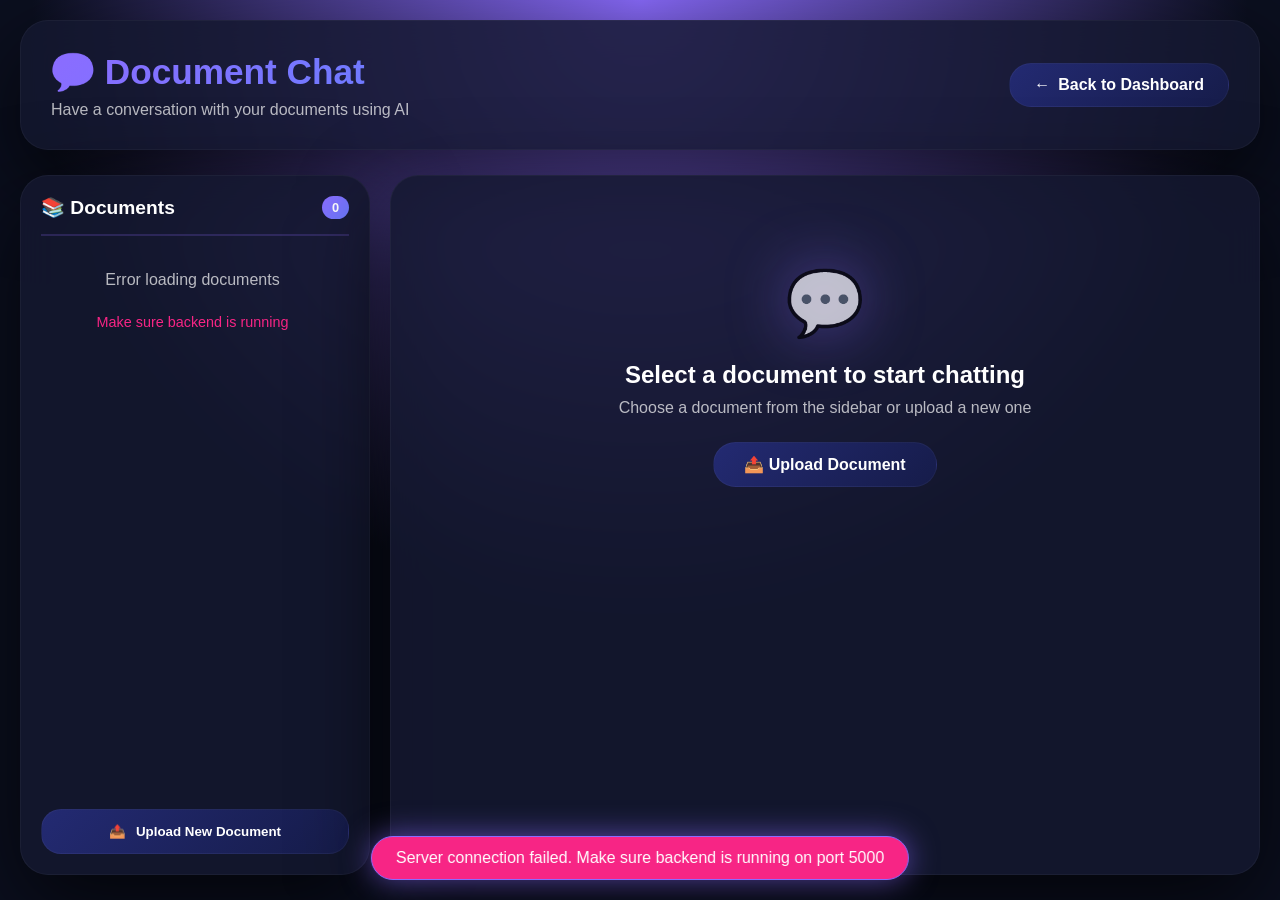
<file: frontend/chat.html>
<!DOCTYPE html>
<html lang="en">
<head>
    <meta charset="UTF-8">
    <meta name="viewport" content="width=device-width, initial-scale=1.0">
    <title>VoiceNav – Chat</title>
    <style>
        /* ========= RESET ========= */
        * {
            margin: 0;
            padding: 0;
            box-sizing: border-box;
        }

        /* ========= THEME (matching main app) ========= */
        :root {
            --bg: #0b0f1f;
            --panel: rgba(20, 24, 48, 0.85);
            --panel-soft: rgba(20, 24, 48, 0.65);
            --accent: #8b6cff;
            --accent-soft: #6c7cff;
            --glow: rgba(139, 108, 255, 0.6);
            --text-light: #ffffff;
            --text-dim: rgba(255,255,255,0.7);
            --panel-border: rgba(255,255,255,0.04);
            --error: #f72585;
            --success: #4cc9f0;
        }

        body {
            min-height: 100vh;
            background: radial-gradient(circle at top, #8b6cff, #0b0f1f 55%);
            font-family: 'Inter', -apple-system, BlinkMacSystemFont, 'Segoe UI', Roboto, sans-serif;
            padding: 20px;
            color: var(--text-light);
            position: relative;
        }

        .chat-page {
            max-width: 1600px;
            margin: 0 auto;
        }

        /* ========= HEADER ========= */
        .chat-header {
            background: var(--panel);
            backdrop-filter: blur(18px);
            border-radius: 28px;
            padding: 30px;
            margin-bottom: 25px;
            box-shadow: 0 30px 90px rgba(0,0,0,0.7);
            border: 1px solid var(--panel-border);
            display: flex;
            justify-content: space-between;
            align-items: center;
        }

        .chat-header h1 {
            font-size: 2.2rem;
            background: linear-gradient(135deg, var(--accent), var(--accent-soft));
            -webkit-background-clip: text;
            -webkit-text-fill-color: transparent;
            font-weight: 800;
            margin-bottom: 8px;
        }

        .chat-header p {
            color: var(--text-dim);
            font-size: 1rem;
        }

        .nav-link {
            padding: 12px 24px;
            border-radius: 30px;
            background: linear-gradient(135deg, #232a72, #161c4a);
            color: white;
            text-decoration: none;
            font-weight: 600;
            transition: all 0.3s;
            border: 1px solid var(--panel-border);
            display: inline-flex;
            align-items: center;
            gap: 8px;
        }

        .nav-link:hover {
            transform: translateY(-2px);
            box-shadow: 0 0 25px var(--glow);
            background: linear-gradient(135deg, #2c3590, #1d2460);
        }

        /* ========= MAIN CHAT CONTAINER ========= */
        .chat-container {
            display: grid;
            grid-template-columns: 350px 1fr;
            gap: 20px;
            height: calc(100vh - 200px);
            min-height: 600px;
        }

        /* ========= SIDEBAR ========= */
        .chat-sidebar {
            background: var(--panel);
            backdrop-filter: blur(18px);
            border-radius: 28px;
            padding: 20px;
            box-shadow: 0 30px 90px rgba(0,0,0,0.7);
            border: 1px solid var(--panel-border);
            display: flex;
            flex-direction: column;
            overflow: hidden;
        }

        .sidebar-header {
            padding-bottom: 15px;
            border-bottom: 2px solid rgba(139,108,255,0.2);
            margin-bottom: 15px;
            display: flex;
            justify-content: space-between;
            align-items: center;
        }

        .sidebar-header h3 {
            font-size: 1.2rem;
            color: white;
            display: flex;
            align-items: center;
            gap: 10px;
        }

        .badge {
            background: linear-gradient(135deg, var(--accent), var(--accent-soft));
            color: white;
            padding: 4px 10px;
            border-radius: 20px;
            font-size: 0.8rem;
            font-weight: bold;
        }

        .document-list {
            flex: 1;
            overflow-y: auto;
            padding-right: 5px;
        }

        .document-item {
            padding: 16px;
            background: linear-gradient(135deg, #1b2150, #121638);
            border-radius: 18px;
            margin-bottom: 12px;
            cursor: pointer;
            transition: all 0.3s;
            border-left: 4px solid transparent;
            border: 1px solid var(--panel-border);
        }

        .document-item:hover {
            transform: translateX(5px);
            background: linear-gradient(135deg, #232a72, #161c4a);
            box-shadow: 0 0 25px var(--glow);
        }

        .document-item.active {
            border-left-color: var(--accent);
            background: linear-gradient(135deg, #232a72, #1a2158);
            box-shadow: 0 0 20px var(--glow);
        }

        .document-name {
            font-weight: 600;
            margin-bottom: 8px;
            color: white;
            display: flex;
            justify-content: space-between;
            align-items: center;
        }

        .document-badge {
            background: var(--accent);
            color: white;
            padding: 2px 8px;
            border-radius: 12px;
            font-size: 0.7rem;
        }

        .document-meta {
            font-size: 0.8rem;
            color: var(--text-dim);
            display: flex;
            justify-content: space-between;
            margin-top: 5px;
        }

        .new-chat-btn {
            margin-top: 15px;
            padding: 14px;
            background: linear-gradient(135deg, #232a72, #161c4a);
            color: white;
            border: 1px solid var(--panel-border);
            border-radius: 20px;
            font-weight: 600;
            cursor: pointer;
            transition: all 0.3s;
            display: flex;
            align-items: center;
            justify-content: center;
            gap: 10px;
        }

        .new-chat-btn:hover {
            transform: translateY(-2px);
            box-shadow: 0 0 25px var(--glow);
            background: linear-gradient(135deg, #2c3590, #1d2460);
        }

        /* ========= MAIN CHAT AREA ========= */
        .chat-main {
            background: var(--panel);
            backdrop-filter: blur(18px);
            border-radius: 28px;
            box-shadow: 0 30px 90px rgba(0,0,0,0.7);
            border: 1px solid var(--panel-border);
            display: flex;
            flex-direction: column;
            overflow: hidden;
        }

        .chat-messages {
            flex: 1;
            overflow-y: auto;
            padding: 30px;
            display: flex;
            flex-direction: column;
            gap: 20px;
        }

        .message-wrapper {
            display: flex;
            flex-direction: column;
            max-width: 80%;
        }

        .user-wrapper {
            align-self: flex-end;
        }

        .bot-wrapper {
            align-self: flex-start;
        }

        .message {
            padding: 16px 22px;
            border-radius: 22px;
            position: relative;
            word-wrap: break-word;
            line-height: 1.5;
            font-size: 0.95rem;
        }

        .user-message {
            background: linear-gradient(135deg, #232a72, #161c4a);
            color: white;
            border-bottom-right-radius: 5px;
            border: 1px solid var(--panel-border);
        }

        .bot-message {
            background: var(--panel-soft);
            color: var(--text-dim);
            border-bottom-left-radius: 5px;
            border: 1px solid var(--panel-border);
        }

        .message-time {
            font-size: 0.7rem;
            margin-top: 6px;
            color: var(--text-dim);
            padding: 0 5px;
        }

        .user-wrapper .message-time {
            text-align: right;
        }

        .confidence-badge {
            font-size: 0.7rem;
            padding: 3px 10px;
            border-radius: 20px;
            margin-left: 10px;
            display: inline-block;
            font-weight: 600;
        }

        .high-confidence {
            background: rgba(76, 201, 240, 0.2);
            color: #4cc9f0;
            border: 1px solid #4cc9f0;
        }

        .med-confidence {
            background: rgba(255, 170, 0, 0.2);
            color: #ffaa00;
            border: 1px solid #ffaa00;
        }

        .low-confidence {
            background: rgba(247, 37, 133, 0.2);
            color: #f72585;
            border: 1px solid #f72585;
        }

        .sources {
            margin-top: 12px;
            padding: 12px;
            background: rgba(0,0,0,0.2);
            border-radius: 14px;
            font-size: 0.85rem;
            border-left: 4px solid var(--accent);
        }

        .sources summary {
            cursor: pointer;
            color: var(--accent);
            font-weight: 500;
        }

        .sources p {
            margin-top: 10px;
            color: var(--text-dim);
            max-height: 100px;
            overflow-y: auto;
            padding: 8px;
            background: rgba(0,0,0,0.3);
            border-radius: 10px;
        }

        /* ========= DOCUMENT INFO BAR ========= */
        .doc-info-bar {
            background: linear-gradient(135deg, #1b2150, #121638);
            padding: 12px 25px;
            border-bottom: 2px solid var(--accent);
            display: flex;
            justify-content: space-between;
            align-items: center;
            font-size: 0.9rem;
            color: var(--text-dim);
            border-top: 1px solid var(--panel-border);
        }

        .doc-info-bar .doc-name {
            font-weight: 600;
            color: var(--accent);
        }

        .doc-info-bar .doc-stats {
            color: var(--text-dim);
        }

        /* ========= INPUT AREA ========= */
        .chat-input-area {
            padding: 20px;
            background: var(--panel-soft);
            border-top: 2px solid rgba(139,108,255,0.2);
        }

        .input-container {
            display: flex;
            gap: 10px;
            align-items: flex-end;
        }

        .message-input {
            flex: 1;
            padding: 16px;
            background: rgba(0,0,0,0.3);
            border: 2px solid rgba(255,255,255,0.1);
            border-radius: 22px;
            font-size: 0.95rem;
            resize: none;
            min-height: 60px;
            max-height: 150px;
            transition: all 0.3s;
            color: white;
            font-family: inherit;
        }

        .message-input:focus {
            outline: none;
            border-color: var(--accent);
            box-shadow: 0 0 0 3px var(--glow);
        }

        .message-input::placeholder {
            color: rgba(255,255,255,0.3);
        }

        .message-input:disabled {
            opacity: 0.5;
            cursor: not-allowed;
        }

        .input-actions {
            display: flex;
            gap: 8px;
        }

        .action-btn {
            width: 50px;
            height: 50px;
            border-radius: 25px;
            border: none;
            background: linear-gradient(135deg, #232a72, #161c4a);
            color: white;
            font-size: 1.2rem;
            cursor: pointer;
            transition: all 0.3s;
            display: flex;
            align-items: center;
            justify-content: center;
            border: 1px solid var(--panel-border);
        }

        .action-btn:hover:not(:disabled) {
            transform: scale(1.1);
            box-shadow: 0 0 25px var(--glow);
        }

        .action-btn.mic-btn.active {
            background: radial-gradient(circle, #f72585, #b5179e);
            animation: pulse 1.5s infinite;
        }

        .action-btn:disabled {
            opacity: 0.5;
            cursor: not-allowed;
        }

        .voice-status {
            margin-top: 10px;
            font-size: 0.9rem;
            color: var(--accent);
            text-align: center;
            min-height: 24px;
        }

        /* ========= TYPING INDICATOR ========= */
        .typing-indicator {
            display: flex;
            gap: 5px;
            padding: 16px 22px;
            background: var(--panel-soft);
            border-radius: 22px;
            width: fit-content;
            border: 1px solid var(--panel-border);
        }

        .typing-indicator span {
            width: 8px;
            height: 8px;
            background: var(--accent);
            border-radius: 50%;
            animation: bounce 1.5s infinite;
        }

        .typing-indicator span:nth-child(2) { animation-delay: 0.2s; }
        .typing-indicator span:nth-child(3) { animation-delay: 0.4s; }

        @keyframes bounce {
            0%, 60%, 100% { transform: translateY(0); }
            30% { transform: translateY(-10px); }
        }

        /* ========= EMPTY STATE ========= */
        .empty-state {
            text-align: center;
            color: var(--text-dim);
            padding: 60px 20px;
        }

        .empty-state-icon {
            font-size: 4rem;
            margin-bottom: 20px;
            filter: drop-shadow(0 0 30px var(--glow));
        }

        .empty-state h3 {
            font-size: 1.5rem;
            margin-bottom: 10px;
            color: white;
        }

        .empty-state p {
            margin-bottom: 25px;
            color: var(--text-dim);
        }

        .upload-btn {
            display: inline-block;
            padding: 12px 30px;
            background: linear-gradient(135deg, #232a72, #161c4a);
            color: white;
            text-decoration: none;
            border-radius: 30px;
            font-weight: 600;
            transition: all 0.3s;
            border: 1px solid var(--panel-border);
        }

        .upload-btn:hover {
            transform: translateY(-2px);
            box-shadow: 0 0 25px var(--glow);
        }

        .quick-question-btn {
            padding: 10px 20px;
            background: linear-gradient(135deg, #1b2150, #121638);
            color: white;
            border: 1px solid var(--accent);
            border-radius: 30px;
            cursor: pointer;
            font-size: 0.9rem;
            transition: all 0.3s;
            margin: 5px;
        }

        .quick-question-btn:hover {
            transform: translateY(-2px);
            box-shadow: 0 0 20px var(--glow);
        }

        /* ========= VOICE STATUS ========= */
        #globalVoiceStatus {
            position: fixed;
            bottom: 20px;
            right: 20px;
            padding: 8px 15px;
            background: var(--panel);
            backdrop-filter: blur(18px);
            color: var(--accent);
            border-radius: 30px;
            font-size: 0.9rem;
            z-index: 1000;
            border: 1px solid var(--glow);
            box-shadow: 0 0 30px var(--glow);
        }

        /* ========= TOAST ========= */
        .toast {
            position: fixed;
            bottom: 20px;
            left: 50%;
            transform: translateX(-50%);
            padding: 12px 24px;
            border-radius: 30px;
            color: white;
            font-weight: 500;
            z-index: 2000;
            animation: slideUp 0.3s ease;
            background: var(--panel);
            backdrop-filter: blur(18px);
            border: 1px solid var(--accent);
            box-shadow: 0 0 30px var(--glow);
        }

        .toast.success { background: var(--accent); }
        .toast.error { background: #f72585; }
        .toast.info { background: var(--accent-soft); }

        @keyframes slideUp {
            from { transform: translate(-50%, 100%); opacity: 0; }
            to { transform: translate(-50%, 0); opacity: 1; }
        }

        /* ========= SCROLLBARS ========= */
        ::-webkit-scrollbar {
            width: 8px;
        }

        ::-webkit-scrollbar-track {
            background: rgba(0,0,0,0.3);
            border-radius: 4px;
        }

        ::-webkit-scrollbar-thumb {
            background: var(--accent);
            border-radius: 4px;
        }

        ::-webkit-scrollbar-thumb:hover {
            background: var(--accent-soft);
        }

        /* ========= RESPONSIVE ========= */
        @media (max-width: 768px) {
            .chat-container {
                grid-template-columns: 1fr;
            }
            
            .chat-sidebar {
                display: none;
            }
            
            .message-wrapper {
                max-width: 90%;
            }

            .chat-header {
                flex-direction: column;
                gap: 15px;
                text-align: center;
            }
        }

        /* Theme Toggle Switch */
.theme-toggle {
    display: flex;
    align-items: center;
    gap: 5px;
    margin-right: 10px;
}
.theme-icon {
    font-size: 1.2rem;
    line-height: 1;
    color: var(--text-dim);
    transition: color 0.3s;
}
.switch {
    position: relative;
    display: inline-block;
    width: 50px;
    height: 24px;
}
.switch input {
    opacity: 0;
    width: 0;
    height: 0;
}
.slider {
    position: absolute;
    cursor: pointer;
    top: 0;
    left: 0;
    right: 0;
    bottom: 0;
    background-color: var(--accent-soft);
    transition: .4s;
    border-radius: 24px;
    box-shadow: inset 0 1px 3px rgba(0,0,0,0.3);
}
.slider:before {
    position: absolute;
    content: "";
    height: 18px;
    width: 18px;
    left: 3px;
    bottom: 3px;
    background-color: white;
    transition: .4s;
    border-radius: 50%;
}
input:checked + .slider {
    background-color: var(--accent);
}
input:checked + .slider:before {
    transform: translateX(26px);
}
.switch:hover .slider {
    box-shadow: 0 0 10px var(--glow);
}
body.light-theme .theme-icon:first-child {
    color: #ffaa00; /* sun */
}
body.light-theme .theme-icon:last-child {
    color: #5b4cff; /* moon */
}
    </style>
</head>
<body>
    <div class="chat-page">
        <!-- Header -->
        <div class="chat-header">
            <div>
                <h1>💬 Document Chat</h1>
                <p>Have a conversation with your documents using AI</p>
            </div>
            <div>
                <a href="/" class="nav-link">
                    <span>←</span> Back to Dashboard
                </a>
            </div>
        </div>

        <!-- Main Chat Container -->
        <div class="chat-container">
            <!-- Sidebar -->
            <div class="chat-sidebar">
                <div class="sidebar-header">
                    <h3>
                        <span>📚 Documents</span>
                    </h3>
                    <span class="badge" id="docCount">0</span>
                </div>
                
                <div class="document-list" id="documentList">
                    <div class="empty-state" style="padding: 20px;">
                        <p style="color: var(--text-dim);">Loading documents...</p>
                    </div>
                </div>
                
                <button class="new-chat-btn" onclick="location.href='/'">
                    <span>📤</span> Upload New Document
                </button>
            </div>

            <!-- Main Chat Area -->
            <div class="chat-main" id="chatMain">
                <div class="chat-messages" id="chatMessages">
                    <div class="empty-state">
                        <div class="empty-state-icon">💬</div>
                        <h3>Select a document to start chatting</h3>
                        <p>Choose a document from the sidebar or upload a new one</p>
                        <a href="/" class="upload-btn">📤 Upload Document</a>
                    </div>
                </div>

                <div class="chat-input-area" id="chatInputArea" style="display: none;">
                    <div class="input-container">
                        <textarea 
                            class="message-input" 
                            id="messageInput" 
                            placeholder="Type your question... (Shift+Enter for new line)"
                            rows="1"
                        ></textarea>
                        
                        <div class="input-actions">
                            <button class="action-btn" id="sendBtn" title="Send message (Enter)">📤</button>
                            <button class="action-btn mic-btn" id="micBtn" title="Voice input">🎤</button>
                            <button class="action-btn" id="clearBtn" title="Clear chat">🗑️</button>
                        </div>
                    </div>
                    <div class="voice-status" id="voiceStatus"></div>
                </div>
            </div>
        </div>
    </div>

    <!-- Voice Status Indicator -->
    <div id="globalVoiceStatus" style="display: none;">🎤 Listening...</div>

    <script>

        const DocSession = {
    KEY: 'voicenav_active_doc',
    save(docData) { try { sessionStorage.setItem(this.KEY, JSON.stringify(docData)); } catch(e) {} },
    load() { try { const r = sessionStorage.getItem(this.KEY); return r ? JSON.parse(r) : null; } catch(e) { return null; } },
    clear() { sessionStorage.removeItem(this.KEY); }
};
    // Configuration
    const API_BASE = 'http://localhost:5000/api';
    let currentDocId = null;
    let currentDocName = '';
    let currentDocInfo = null;
    let recognition = null;
    let isRecording = false;
    let isTyping = false;
    let audioPlayer = null;

    // DOM Elements
    const documentList = document.getElementById('documentList');
    const chatMessages = document.getElementById('chatMessages');
    const chatInputArea = document.getElementById('chatInputArea');
    const messageInput = document.getElementById('messageInput');
    const sendBtn = document.getElementById('sendBtn');
    const micBtn = document.getElementById('micBtn');
    const clearBtn = document.getElementById('clearBtn');
    const voiceStatus = document.getElementById('voiceStatus');
    const globalVoiceStatus = document.getElementById('globalVoiceStatus');
    const docCountEl = document.getElementById('docCount');

    // Initialize
    document.addEventListener('DOMContentLoaded', () => {
    init();
});

    async function init() {
    setupSpeechRecognition();
    setupEventListeners();
    await checkServer();
    await loadDocuments(); // wait for docs to load first

    // Then restore session or URL param
    const urlParams = new URLSearchParams(window.location.search);
    const docIdFromUrl = urlParams.get('doc');

    if (docIdFromUrl) {
        selectDocument(docIdFromUrl);
    } else {
        const saved = DocSession.load();
        if (saved && saved.document_id) {
            selectDocument(saved.document_id);
            showToast(`📄 Resumed: "${saved.filename}"`, 'success');
        }
    }

    setInterval(loadDocuments, 10000);
}

    // Check server connection
    async function checkServer() {
        try {
            const response = await fetch(`${API_BASE}/health`);
            if (!response.ok) {
                showToast('Cannot connect to server', 'error');
            }
        } catch (error) {
            showToast('Server connection failed. Make sure backend is running on port 5000', 'error');
        }
    }

    // Load all documents
    async function loadDocuments() {
        try {
            const response = await fetch(`${API_BASE}/documents`);
            const data = await response.json();
            
            if (data.success) {
                displayDocuments(data.documents);
                docCountEl.textContent = data.documents.length;
            }
        } catch (error) {
            console.error('Error loading documents:', error);
            documentList.innerHTML = `
                <div class="empty-state" style="padding: 20px;">
                    <p style="color: var(--text-dim);">Error loading documents</p>
                    <p style="font-size: 0.9rem; color: #f72585;">Make sure backend is running</p>
                </div>
            `;
        }
    }

    // Display documents in sidebar
    function displayDocuments(docs) {
        if (!docs || docs.length === 0) {
            documentList.innerHTML = `
                <div class="empty-state" style="padding: 20px;">
                    <p style="color: var(--text-dim);">No documents yet</p>
                    <p style="font-size: 0.9rem; margin-top: 10px;">
                        <a href="/" style="color: var(--accent); text-decoration: none;">Upload a document</a> to start chatting
                    </p>
                </div>
            `;
            return;
        }

        let html = '';
        docs.forEach(doc => {
            const lastTime = doc.last_time ? new Date(doc.last_time).toLocaleString() : 'Never';
            const isActive = doc.id === currentDocId ? 'active' : '';
            const messageCount = doc.message_count || 0;
            
            html += `
                <div class="document-item ${isActive}" onclick="selectDocument('${doc.id}')">
                    <div class="document-name">
                        <span>📄 ${doc.filename.substring(0, 30)}${doc.filename.length > 30 ? '...' : ''}</span>
                        ${messageCount > 0 ? `<span class="document-badge">${messageCount}</span>` : ''}
                    </div>
                    <div class="document-meta">
                        <span>${doc.sections_count || 0} sections</span>
                        <span>${doc.word_count || 0} words</span>
                    </div>
                    <div class="document-meta">
                        <span>${doc.source_type || 'file'}</span>
                        <span>${new Date(doc.uploaded_at).toLocaleDateString()}</span>
                    </div>
                </div>
            `;
        });
        
        documentList.innerHTML = html;
    }

    

    // Select a document
    async function selectDocument(docId) {
        if (!docId) return;
        
        currentDocId = docId;
        
        // Update URL without reloading
        const url = new URL(window.location);
        url.searchParams.set('doc', docId);
        window.history.pushState({}, '', url);
        
        // Update active state in sidebar
        document.querySelectorAll('.document-item').forEach(el => {
            el.classList.remove('active');
        });
        
        // Find and highlight selected document
        const items = document.querySelectorAll('.document-item');
        for (let el of items) {
            if (el.getAttribute('onclick')?.includes(docId)) {
                el.classList.add('active');
                // Get document name
                const nameEl = el.querySelector('.document-name span');
                if (nameEl) currentDocName = nameEl.textContent;
                break;
            }
        }
        
        // Show input area
        chatInputArea.style.display = 'block';
        messageInput.disabled = false;
        messageInput.focus();
        messageInput.placeholder = `Ask about your document...`;
        
        // Add info bar
        let infoBar = document.getElementById('docInfoBar');
        if (!infoBar) {
            infoBar = document.createElement('div');
            infoBar.id = 'docInfoBar';
            infoBar.className = 'doc-info-bar';
            chatMessages.parentNode.insertBefore(infoBar, chatMessages);
        }
        infoBar.innerHTML = `
            <span class="doc-name">📄 ${currentDocName || 'Document'}</span>
            <span class="doc-stats">Chatting with document</span>
        `;
        
        // Load chat history
        await loadChatHistory(docId);
    }

    // Load chat history
    async function loadChatHistory(docId) {
        try {
            const response = await fetch(`${API_BASE}/chat/history/${docId}`);
            const data = await response.json();
            
            if (data.success) {
                displayMessages(data.history);
            }
        } catch (error) {
            console.error('Error loading history:', error);
        }
    }

    // Display messages
    function displayMessages(history) {
        if (!history || history.length === 0) {
            chatMessages.innerHTML = `
                <div class="empty-state">
                    <div class="empty-state-icon">💬</div>
                    <h3>Chat with "${currentDocName || 'Document'}"</h3>
                    <p>Ask a question to start the conversation</p>
                    <div style="margin-top: 20px;">
                        <button class="quick-question-btn" onclick="askQuickQuestion('What is this document about?')">📝 What is this about?</button>
                        <button class="quick-question-btn" onclick="askQuickQuestion('Summarize the main points')">📋 Summarize</button>
                        <button class="quick-question-btn" onclick="askQuickQuestion('Who is mentioned?')">👤 Key people</button>
                    </div>
                </div>
            `;
            return;
        }

        let html = '';
        let lastDate = null;
        
        history.forEach(msg => {
            const date = new Date(msg.timestamp);
            const timeStr = date.toLocaleTimeString([], { hour: '2-digit', minute: '2-digit' });
            const dateStr = date.toLocaleDateString();
            
            // Add date separator if new day
            if (dateStr !== lastDate) {
                html += `
                    <div style="text-align: center; margin: 20px 0;">
                        <span style="background: var(--panel-soft); padding: 5px 15px; border-radius: 20px; font-size: 0.8rem; color: var(--text-dim); border: 1px solid var(--panel-border);">
                            ${dateStr}
                        </span>
                    </div>
                `;
                lastDate = dateStr;
            }
            
            if (msg.role === 'user') {
                html += `
                    <div class="message-wrapper user-wrapper">
                        <div class="message user-message">
                            ${escapeHtml(msg.content)}
                        </div>
                        <div class="message-time">${timeStr}</div>
                    </div>
                `;
            } else {
                const confidence = msg.confidence || 0.5;
                let confidenceClass = 'med-confidence';
                if (confidence > 0.7) confidenceClass = 'high-confidence';
                else if (confidence < 0.3) confidenceClass = 'low-confidence';
                
                html += `
                    <div class="message-wrapper bot-wrapper">
                        <div class="message bot-message">
                            ${escapeHtml(msg.content)}
                            <span class="confidence-badge ${confidenceClass}">${Math.round(confidence*100)}% confident</span>
                        </div>
                        <div class="message-time">${timeStr}</div>
                    </div>
                `;
            }
        });
        
        chatMessages.innerHTML = html;
        scrollToBottom();
    }

    // Quick question helper
    function askQuickQuestion(question) {
        messageInput.value = question;
        sendMessage();
    }

    // Escape HTML to prevent XSS
    function escapeHtml(unsafe) {
        if (!unsafe) return '';
        return unsafe
            .replace(/&/g, "&amp;")
            .replace(/</g, "&lt;")
            .replace(/>/g, "&gt;")
            .replace(/"/g, "&quot;")
            .replace(/'/g, "&#039;");
    }

    // Send message
    async function sendMessage() {
        const question = messageInput.value.trim();
        if (!question) return;
        if (!currentDocId) {
            showToast('Please select a document first', 'error');
            return;
        }

        // Add user message immediately
        addMessage(question, 'user');
        messageInput.value = '';
        messageInput.style.height = 'auto';
        
        // Show typing indicator
        showTypingIndicator();
        
        try {
            const response = await fetch(`${API_BASE}/chat`, {
                method: 'POST',
                headers: { 'Content-Type': 'application/json' },
                body: JSON.stringify({
                    question: question,
                    document_id: currentDocId
                })
            });
            
            const data = await response.json();
            
            // Remove typing indicator
            removeTypingIndicator();
            
            if (data.success) {
                addMessage(data.answer, 'bot', data.confidence, data.sources);
                
                // Speak answer if short
                if (data.answer.length < 200) {
                    speakText(data.answer);
                }
                
                // Refresh document list (message count updated)
                loadDocuments();
            } else {
                addMessage('Sorry, I encountered an error. Please try again.', 'bot', 0.1);
                showToast(data.error || 'Failed to get answer', 'error');
            }
        } catch (error) {
            removeTypingIndicator();
            addMessage('Connection error. Please check if the server is running.', 'bot', 0.1);
            showToast('Failed to connect to server', 'error');
        }
    }

    // Add message to chat
    function addMessage(text, sender, confidence = 1.0, sources = []) {
        // Remove empty state if present
        if (chatMessages.querySelector('.empty-state')) {
            chatMessages.innerHTML = '';
        }
        
        const time = new Date().toLocaleTimeString([], { hour: '2-digit', minute: '2-digit' });
        
        const wrapper = document.createElement('div');
        wrapper.className = `message-wrapper ${sender}-wrapper`;
        
        let messageHtml = '';
        
        if (sender === 'user') {
            messageHtml = `
                <div class="message user-message">
                    ${escapeHtml(text)}
                </div>
                <div class="message-time">${time}</div>
            `;
        } else {
            let confidenceClass = 'med-confidence';
            if (confidence > 0.7) confidenceClass = 'high-confidence';
            else if (confidence < 0.3) confidenceClass = 'low-confidence';
            
            messageHtml = `
                <div class="message bot-message">
                    ${escapeHtml(text)}
                    <span class="confidence-badge ${confidenceClass}">${Math.round(confidence*100)}% confident</span>
                </div>
                <div class="message-time">${time}</div>
            `;
            
            // Add sources if available
            if (sources && sources.length > 0) {
                messageHtml += `
                    <details class="sources">
                        <summary>📚 View sources (${sources.length})</summary>
                        ${sources.map(src => `<p>${escapeHtml(src.substring(0, 200))}...</p>`).join('')}
                    </details>
                `;
            }
        }
        
        wrapper.innerHTML = messageHtml;
        chatMessages.appendChild(wrapper);
        scrollToBottom();
    }

    // Show typing indicator
    function showTypingIndicator() {
        const indicator = document.createElement('div');
        indicator.className = 'message-wrapper bot-wrapper';
        indicator.id = 'typingIndicator';
        indicator.innerHTML = `
            <div class="typing-indicator">
                <span></span>
                <span></span>
                <span></span>
            </div>
        `;
        chatMessages.appendChild(indicator);
        scrollToBottom();
    }

    // Remove typing indicator
    function removeTypingIndicator() {
        const indicator = document.getElementById('typingIndicator');
        if (indicator) indicator.remove();
    }

    // Scroll to bottom
    function scrollToBottom() {
        chatMessages.scrollTop = chatMessages.scrollHeight;
    }

    // Clear chat
    async function clearChat() {
        if (!currentDocId) return;
        
        if (!confirm('Clear all chat messages?')) return;
        
        try {
            const response = await fetch(`${API_BASE}/chat/clear/${currentDocId}`, {
                method: 'POST'
            });
            const data = await response.json();
            
            if (data.success) {
                chatMessages.innerHTML = `
                    <div class="empty-state">
                        <div class="empty-state-icon">💬</div>
                        <h3>Chat cleared</h3>
                        <p>Start a new conversation with your document</p>
                        <div style="margin-top: 20px;">
                            <button class="quick-question-btn" onclick="askQuickQuestion('What is this document about?')">📝 Ask a question</button>
                        </div>
                    </div>
                `;
                showToast('Chat cleared', 'success');
            }
        } catch (error) {
            showToast('Error clearing chat', 'error');
        }
    }

    // Speech Recognition
    function setupSpeechRecognition() {
        if ('webkitSpeechRecognition' in window || 'SpeechRecognition' in window) {
            const SpeechRecognition = window.SpeechRecognition || window.webkitSpeechRecognition;
            recognition = new SpeechRecognition();
            recognition.continuous = false;
            recognition.interimResults = true;
            recognition.lang = 'en-US';

            recognition.onstart = () => {
                isRecording = true;
                micBtn.classList.add('active');
                voiceStatus.textContent = '🎤 Listening... Speak now';
                globalVoiceStatus.style.display = 'block';
                globalVoiceStatus.textContent = '🎤 Listening...';
            };

            recognition.onend = () => {
                isRecording = false;
                micBtn.classList.remove('active');
                voiceStatus.textContent = '';
                globalVoiceStatus.style.display = 'none';
            };

            recognition.onresult = (event) => {
                const transcript = Array.from(event.results)
                    .map(result => result[0].transcript)
                    .join('');
                
                messageInput.value = transcript;
                
                if (event.results[0].isFinal) {
                    voiceStatus.textContent = '✅ Got it!';
                    setTimeout(() => {
                        voiceStatus.textContent = '';
                    }, 2000);
                    // Auto-adjust height
                    messageInput.style.height = 'auto';
                    messageInput.style.height = messageInput.scrollHeight + 'px';
                    // Auto-send after a short delay
                    setTimeout(() => {
                        sendMessage();
                    }, 500);
                }
            };

            recognition.onerror = (event) => {
                console.error('Speech error:', event.error);
                stopRecording();
                showToast('Speech recognition error. Please try again.', 'error');
            };
        } else {
            micBtn.disabled = true;
            micBtn.title = 'Speech not supported in this browser';
            voiceStatus.textContent = '🎤 Speech not supported';
        }
    }

    function toggleRecording() {
        if (!recognition) return;
        
        if (isRecording) {
            recognition.stop();
        } else {
            recognition.start();
        }
    }

    function stopRecording() {
        if (recognition && isRecording) {
            recognition.stop();
        }
    }

    // Text to speech
    function speakText(text) {
        if ('speechSynthesis' in window && text && text.length > 0) {
            window.speechSynthesis.cancel();
            const utterance = new SpeechSynthesisUtterance(text);
            utterance.rate = 1.0;
            utterance.pitch = 1.0;
            window.speechSynthesis.speak(utterance);
        }
    }

    // Auto-resize textarea
    messageInput.addEventListener('input', function() {
        this.style.height = 'auto';
        this.style.height = (this.scrollHeight) + 'px';
    });

    messageInput.addEventListener('keydown', (e) => {
        if (e.key === 'Enter' && !e.shiftKey) {
            e.preventDefault();
            if (!messageInput.disabled && messageInput.value.trim()) {
                sendMessage();
            }
        }
    });

    // Setup event listeners
    function setupEventListeners() {
        sendBtn.addEventListener('click', () => {
            if (messageInput.value.trim()) {
                sendMessage();
            }
        });
        
        micBtn.addEventListener('click', toggleRecording);
        clearBtn.addEventListener('click', clearChat);
    }

    // Toast notification
    function showToast(message, type = 'info') {
        const toast = document.createElement('div');
        toast.className = `toast ${type}`;
        toast.textContent = message;
        document.body.appendChild(toast);
        
        setTimeout(() => {
            toast.remove();
        }, 3000);
    }

    // Handle browser back/forward
    window.onpopstate = function() {
        const urlParams = new URLSearchParams(window.location.search);
        const docId = urlParams.get('doc');
        if (docId) {
            selectDocument(docId);
        } else {
            // Reset to no document selected
            currentDocId = null;
            chatInputArea.style.display = 'none';
            chatMessages.innerHTML = `
                <div class="empty-state">
                    <div class="empty-state-icon">💬</div>
                    <h3>Select a document to start chatting</h3>
                    <p>Choose a document from the sidebar or upload a new one</p>
                    <a href="/" class="upload-btn">📤 Upload Document</a>
                </div>
            `;
            const infoBar = document.getElementById('docInfoBar');
            if (infoBar) infoBar.remove();
        }
    };
</script>
</body>
</html>
</file>
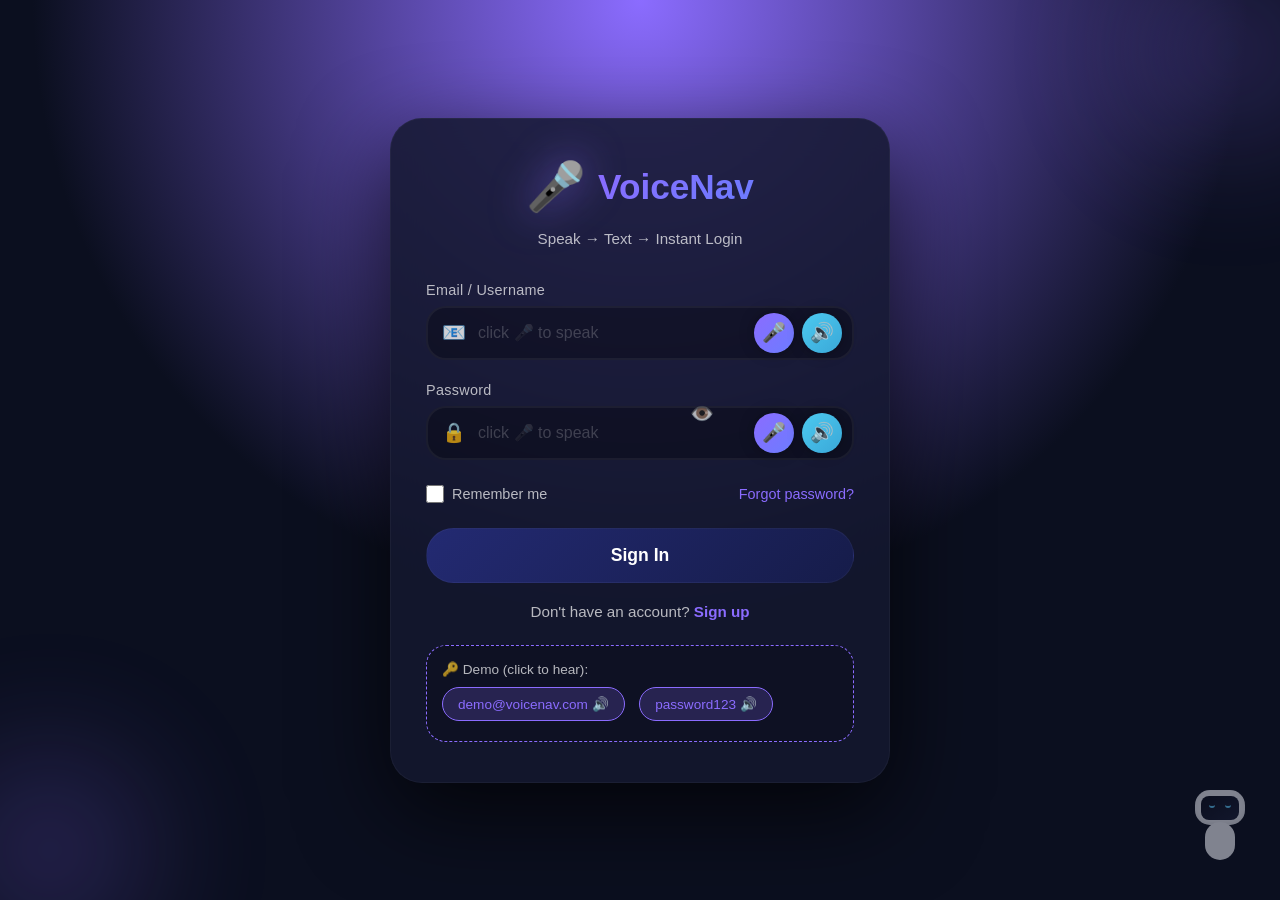
<file: frontend/login.html>
<!DOCTYPE html>
<html lang="en">
<head>
    <meta charset="UTF-8">
    <meta name="viewport" content="width=device-width, initial-scale=1.0">
    <title>VoiceNav – voice login & signup</title>
    <style>
        /* ========= RESET ========= */
        * {
            margin: 0;
            padding: 0;
            box-sizing: border-box;
        }

        /* ========= THEME (same deep space) ========= */
        :root {
            --bg: #0b0f1f;
            --panel: rgba(20, 24, 48, 0.85);
            --panel-soft: rgba(20, 24, 48, 0.65);
            --accent: #8b6cff;
            --accent-soft: #6c7cff;
            --glow: rgba(139, 108, 255, 0.6);
            --text-light: #ffffff;
            --text-dim: rgba(255,255,255,0.7);
            --panel-border: rgba(255,255,255,0.04);
            --error: #f72585;
            --success: #4cc9f0;
            --speaker: #4cc9f0;
        }

        body {
            min-height: 100vh;
            background: radial-gradient(circle at top, #8b6cff, #0b0f1f 55%);
            font-family: 'Inter', -apple-system, BlinkMacSystemFont, 'Segoe UI', Roboto, sans-serif;
            display: flex;
            align-items: center;
            justify-content: center;
            padding: 20px;
            position: relative;
        }

        /* ========= ANIMATED ORBS ========= */
        .orb {
            position: fixed;
            width: 300px;
            height: 300px;
            border-radius: 50%;
            background: radial-gradient(circle, var(--accent), transparent 70%);
            filter: blur(60px);
            opacity: 0.3;
            z-index: 0;
        }
        .orb-1 { top: -100px; right: -100px; }
        .orb-2 { bottom: -100px; left: -100px; }

        /* ========= MAIN CARD ========= */
        .login-container {
            width: 100%;
            max-width: 500px;
            z-index: 10;
            position: relative;
        }

        .login-card {
            background: var(--panel);
            backdrop-filter: blur(18px);
            border-radius: 32px;
            padding: 40px 35px;
            box-shadow: 0 30px 90px rgba(0,0,0,0.7);
            border: 1px solid var(--panel-border);
            animation: slideUp 0.6s ease-out;
        }

        @keyframes slideUp {
            from { opacity: 0; transform: translateY(30px); }
            to   { opacity: 1; transform: translateY(0); }
        }

        /* ========= HEADER ========= */
        .login-header {
            text-align: center;
            margin-bottom: 35px;
        }

        .logo {
            display: flex;
            align-items: center;
            justify-content: center;
            gap: 12px;
            margin-bottom: 15px;
        }

        .logo span {
            font-size: 3rem;
            filter: drop-shadow(0 0 20px var(--glow));
        }

        .logo h1 {
            font-size: 2.2rem;
            background: linear-gradient(135deg, var(--accent), var(--accent-soft));
            -webkit-background-clip: text;
            -webkit-text-fill-color: transparent;
            font-weight: 800;
        }

        .subtitle {
            color: var(--text-dim);
            font-size: 0.95rem;
        }

        /* ========= MESSAGES ========= */
        .message {
            border-radius: 16px;
            padding: 12px;
            margin-bottom: 20px;
            font-size: 0.9rem;
            display: flex;
            align-items: center;
            gap: 10px;
        }
        .error-message { background: rgba(247, 37, 133, 0.1); border: 2px solid var(--error); color: var(--error); }
        .success-message { background: rgba(76, 201, 240, 0.1); border: 2px solid var(--success); color: var(--success); }
        .message.hidden { display: none; }

        /* ========= VOICE STATUS PANEL ========= */
        .voice-status-panel {
            margin-bottom: 20px;
            padding: 15px;
            border-radius: 16px;
            background: rgba(0,0,0,0.4);
            border: 2px solid var(--accent);
            transition: all 0.3s;
        }
        .voice-status-panel.hidden { display: none; }
        .status-row {
            display: flex;
            align-items: center;
            gap: 12px;
            color: var(--text-light);
        }
        .status-icon {
            width: 40px;
            height: 40px;
            border-radius: 50%;
            background: var(--accent);
            display: flex;
            align-items: center;
            justify-content: center;
            font-size: 1.2rem;
        }
        .status-icon.speaking { background: var(--speaker); animation: pulse 1.5s infinite; }
        .status-text { flex: 1; font-size: 0.95rem; }
        .heard-text {
            margin-top: 10px;
            padding: 12px;
            background: rgba(255,255,255,0.1);
            border-radius: 12px;
            color: var(--accent);
            font-size: 1rem;
            border-left: 4px solid var(--accent);
        }
        .interim-text {
            margin-top: 8px;
            color: var(--text-dim);
            font-style: italic;
            font-size: 0.9rem;
        }

        /* ========= FORM STYLES ========= */
        .form-group {
            margin-bottom: 22px;
            position: relative;
        }
        .form-group label {
            display: block;
            color: var(--text-dim);
            font-size: 0.9rem;
            font-weight: 500;
            margin-bottom: 8px;
            letter-spacing: 0.3px;
        }

        .input-wrapper {
            position: relative;
            display: flex;
            align-items: center;
        }

        .input-icon {
            position: absolute;
            left: 16px;
            color: var(--accent);
            font-size: 1.2rem;
            opacity: 0.8;
            z-index: 1;
        }

        .input-wrapper input {
            width: 100%;
            padding: 16px 120px 16px 50px;
            background: rgba(0,0,0,0.3);
            border: 2px solid rgba(255,255,255,0.05);
            border-radius: 20px;
            font-size: 1rem;
            color: var(--text-light);
            transition: all 0.3s;
            font-family: inherit;
        }
        .input-wrapper input:focus {
            outline: none;
            border-color: var(--accent);
            box-shadow: 0 0 0 4px var(--glow);
            background: rgba(0,0,0,0.5);
        }
        .input-wrapper input::placeholder { color: rgba(255,255,255,0.2); }

        /* ========= VOICE BUTTONS (MIC + SPEAKER) ========= */
        .voice-actions {
            position: absolute;
            right: 12px;
            display: flex;
            gap: 8px;
            z-index: 5;
        }

        .voice-btn {
            width: 40px;
            height: 40px;
            border-radius: 50%;
            border: none;
            cursor: pointer;
            display: flex;
            align-items: center;
            justify-content: center;
            font-size: 1.2rem;
            transition: all 0.3s;
            box-shadow: 0 0 15px rgba(0,0,0,0.3);
        }

        .mic-btn {
            background: linear-gradient(135deg, var(--accent), var(--accent-soft));
            color: white;
        }
        .speaker-btn {
            background: linear-gradient(135deg, var(--speaker), #3aa8d8);
            color: white;
        }
        .voice-btn:hover { transform: scale(1.1); }
        .mic-btn.listening {
            background: linear-gradient(135deg, #f72585, #b5179e);
            animation: pulse 1.5s infinite;
        }
        .speaker-btn.speaking {
            background: linear-gradient(135deg, #f72585, #b5179e);
            animation: pulse 1.5s infinite;
        }

        @keyframes pulse {
            0% { transform: scale(1); box-shadow: 0 0 20px #f72585; }
            50% { transform: scale(1.1); box-shadow: 0 0 40px #f72585; }
            100% { transform: scale(1); box-shadow: 0 0 20px #f72585; }
        }

        /* highlight active field */
        .voice-active {
            border-color: var(--accent) !important;
            box-shadow: 0 0 0 4px var(--glow) !important;
        }

        /* eye toggle for password */
        .pwd-toggle {
            position: absolute;
            right: 140px;
            margin-top: -38px;
            background: none;
            border: none;
            color: var(--text-dim);
            cursor: pointer;
            font-size: 1.2rem;
            z-index: 6;
        }

        /* ========= FORM OPTIONS & BUTTON ========= */
        .form-options {
            display: flex;
            align-items: center;
            justify-content: space-between;
            margin: 25px 0;
        }
        .remember-me {
            display: flex;
            align-items: center;
            gap: 8px;
            cursor: pointer;
            color: var(--text-dim);
            font-size: 0.9rem;
        }
        .remember-me input {
            width: 18px;
            height: 18px;
            accent-color: var(--accent);
            cursor: pointer;
        }
        .forgot-link {
            color: var(--accent);
            text-decoration: none;
            font-size: 0.9rem;
            cursor: pointer;
            transition: all 0.3s;
        }
        .forgot-link:hover {
            text-decoration: underline;
            filter: drop-shadow(0 0 10px var(--glow));
        }

        .btn-login {
            width: 100%;
            padding: 16px;
            background: linear-gradient(135deg, #232a72, #161c4a);
            border: none;
            border-radius: 30px;
            color: white;
            font-size: 1.1rem;
            font-weight: 600;
            cursor: pointer;
            transition: all 0.3s;
            border: 1px solid var(--panel-border);
            margin-bottom: 20px;
        }
        .btn-login:hover {
            transform: translateY(-3px);
            box-shadow: 0 0 30px var(--glow);
        }

        .signup-text {
            text-align: center;
            color: var(--text-dim);
            font-size: 0.95rem;
        }
        .signup-text a {
            color: var(--accent);
            text-decoration: none;
            font-weight: 600;
            cursor: pointer;
        }
        .signup-text a:hover { text-decoration: underline; }

        /* ===== DEMO CREDENTIALS ===== */
        .demo-credentials {
            margin-top: 25px;
            padding: 15px;
            background: rgba(0,0,0,0.2);
            border-radius: 20px;
            border: 1px dashed var(--accent);
        }
        .demo-credentials p {
            color: var(--text-dim);
            font-size: 0.85rem;
            margin-bottom: 10px;
        }
        .cred-badge {
            display: inline-block;
            background: rgba(139,108,255,0.2);
            padding: 8px 15px;
            border-radius: 20px;
            color: var(--accent);
            margin-right: 10px;
            margin-bottom: 5px;
            font-size: 0.85rem;
            border: 1px solid var(--accent);
            cursor: pointer;
            transition: all 0.3s;
        }
        .cred-badge:hover {
            background: var(--accent);
            color: white;
            transform: scale(1.05);
        }

        /* mini robot (decoration) */
        .mini-robot {
            position: fixed;
            bottom: 30px;
            right: 30px;
            z-index: 1000;
            opacity: 0.5;
            transition: all 0.3s;
            pointer-events: none;
        }
        .mini-robot:hover { opacity: 1; }
        .robot-mini { width: 60px; height: 80px; }
        .robot-mini .head {
            width: 50px; height: 35px; background: #f5f7ff; border-radius: 15px; margin: 0 auto;
            display: flex; align-items: center; justify-content: center;
            box-shadow: inset 0 -3px 5px rgba(0,0,0,0.08);
        }
        .robot-mini .face {
            width: 38px; height: 24px; background: linear-gradient(145deg, #0b0f1f, #1a1f3a); border-radius: 8px; position: relative;
        }
        .robot-mini .eye {
            position: absolute; top: 9px; width: 6px; height: 3px; border-radius: 0 0 5px 5px; border-bottom: 2px solid #5ecbff;
        }
        .robot-mini .eye.left { left: 8px; } .robot-mini .eye.right { right: 8px; }
        .robot-mini .body { width: 30px; height: 38px; background: #f5f7ff; border-radius: 20px; margin: -3px auto 0; }

        @media (max-width: 480px) {
            .login-card { padding: 30px 20px; }
            .logo h1 { font-size: 1.8rem; }
            .mini-robot { display: none; }
        }
    </style>
</head>
<body>
    <div class="orb orb-1"></div>
    <div class="orb orb-2"></div>
    <div class="mini-robot">
        <div class="robot-mini"><div class="head"><div class="face"><span class="eye left"></span><span class="eye right"></span></div></div><div class="body"></div></div>
    </div>

    <div class="login-container">
        <div class="login-card">
            <div class="login-header">
                <div class="logo"><span>🎤</span><h1>VoiceNav</h1></div>
                <div class="subtitle" id="dynamicSubtitle">Speak → Text → Instant Login</div>
            </div>

            <!-- status panels -->
            <div id="errorMessage" class="message error-message hidden"><span>⚠️</span><span id="errorText"></span></div>
            <div id="successMessage" class="message success-message hidden"><span>✅</span><span id="successText"></span></div>

            <!-- voice status panel (mic/speaker feedback) -->
            <div id="voiceStatusPanel" class="voice-status-panel hidden">
                <div class="status-row">
                    <div class="status-icon" id="statusIcon">🎤</div>
                    <div class="status-text" id="statusMessage">Ready to listen...</div>
                </div>
                <div id="heardText" class="heard-text"></div>
                <div id="interimText" class="interim-text"></div>
            </div>

            <!-- LOGIN FORM -->
            <div id="loginForm" class="form">
                <div class="form-group">
                    <label>Email / Username</label>
                    <div class="input-wrapper">
                        <span class="input-icon">📧</span>
                        <input type="text" id="loginEmail" placeholder="click 🎤 to speak">
                        <div class="voice-actions">
                            <button type="button" class="voice-btn mic-btn" onclick="startVoiceInput('loginEmail')" title="Speak email">🎤</button>
                            <button type="button" class="voice-btn speaker-btn" onclick="speakText('loginEmail')" title="Read field">🔊</button>
                        </div>
                    </div>
                </div>

                <div class="form-group">
                    <label>Password</label>
                    <div class="input-wrapper">
                        <span class="input-icon">🔒</span>
                        <input type="password" id="loginPassword" placeholder="click 🎤 to speak">
                        <div class="voice-actions">
                            <button type="button" class="voice-btn mic-btn" onclick="startVoiceInput('loginPassword')" title="Speak password">🎤</button>
                            <button type="button" class="voice-btn speaker-btn" onclick="speakText('loginPassword')" title="Read field">🔊</button>
                        </div>
                        <button type="button" class="pwd-toggle" onclick="togglePasswordField()">👁️</button>
                    </div>
                </div>

                <div class="form-options">
                    <label class="remember-me"><input type="checkbox" id="rememberMe"> <span>Remember me</span></label>
                    <a class="forgot-link" onclick="forgotPassword()">Forgot password?</a>
                </div>

                <button class="btn-login" onclick="handleLogin()">Sign In</button>
                <div class="signup-text">Don't have an account? <a onclick="switchToSignup()">Sign up</a></div>
            </div>

            <!-- SIGNUP FORM (hidden by default) -->
            <div id="signupForm" class="form" style="display: none;">
                <div class="form-group">
                    <label>Full Name</label>
                    <div class="input-wrapper">
                        <span class="input-icon">👤</span>
                        <input type="text" id="registerName" placeholder="your name">
                        <div class="voice-actions">
                            <button type="button" class="voice-btn mic-btn" onclick="startVoiceInput('registerName')">🎤</button>
                            <button type="button" class="voice-btn speaker-btn" onclick="speakText('registerName')">🔊</button>
                        </div>
                    </div>
                </div>
                <div class="form-group">
                    <label>Email</label>
                    <div class="input-wrapper">
                        <span class="input-icon">📧</span>
                        <input type="email" id="registerEmail" placeholder="email">
                        <div class="voice-actions">
                            <button type="button" class="voice-btn mic-btn" onclick="startVoiceInput('registerEmail')">🎤</button>
                            <button type="button" class="voice-btn speaker-btn" onclick="speakText('registerEmail')">🔊</button>
                        </div>
                    </div>
                </div>
                <div class="form-group">
                    <label>Password</label>
                    <div class="input-wrapper">
                        <span class="input-icon">🔒</span>
                        <input type="password" id="registerPassword" placeholder="min 6 chars">
                        <div class="voice-actions">
                            <button type="button" class="voice-btn mic-btn" onclick="startVoiceInput('registerPassword')">🎤</button>
                            <button type="button" class="voice-btn speaker-btn" onclick="speakText('registerPassword')">🔊</button>
                        </div>
                    </div>
                </div>
                <div class="form-group">
                    <label>Confirm Password</label>
                    <div class="input-wrapper">
                        <span class="input-icon">🔒</span>
                        <input type="password" id="registerConfirmPassword" placeholder="re-enter">
                        <div class="voice-actions">
                            <button type="button" class="voice-btn mic-btn" onclick="startVoiceInput('registerConfirmPassword')">🎤</button>
                            <button type="button" class="voice-btn speaker-btn" onclick="speakText('registerConfirmPassword')">🔊</button>
                        </div>
                    </div>
                </div>
                <button class="btn-login" onclick="handleRegister()">Create Account</button>
                <div class="signup-text">Already have an account? <a onclick="switchToLogin()">Sign in</a></div>
            </div>

            <!-- demo badges with voice -->
            <div class="demo-credentials">
                <p>🔑 Demo (click to hear):</p>
                <span class="cred-badge" onclick="fillAndSpeak('demo@voicenav.com', 'loginEmail')">demo@voicenav.com 🔊</span>
                <span class="cred-badge" onclick="fillAndSpeak('password123', 'loginPassword')">password123 🔊</span>
            </div>
        </div>
    </div>

    <script>
        // ==================== SPEECH & MIC INTEGRATION ====================
        let recognition = null;
        let currentVoiceField = null;
        let isListening = false;
        let finalTranscript = '';
        const synthesis = window.speechSynthesis;
        let currentUtterance = null;

        // ---------- TEXT TO SPEECH (speaker) ----------
        function speakText(input) {
            stopSpeaking();
            let text = '';
            if (typeof input === 'string' && input.includes('@') || input.includes('password') || input.length > 20) {
                text = input;  // direct message
            } else {
                const field = document.getElementById(input);
                if (field) text = field.value || field.placeholder;
            }
            if (!text) { showError('Nothing to speak'); return; }

            currentUtterance = new SpeechSynthesisUtterance(text);
            currentUtterance.lang = 'en-US';
            currentUtterance.onstart = () => {
                updateStatus('🔊 Speaking: ' + text, 'speaking');
                document.querySelectorAll('.speaker-btn').forEach(b => b.classList.add('speaking'));
                document.getElementById('heardText').innerHTML = '🔊 ' + text;
            };
            currentUtterance.onend = () => {
                hideStatus();
                document.querySelectorAll('.speaker-btn').forEach(b => b.classList.remove('speaking'));
                currentUtterance = null;
            };
            currentUtterance.onerror = () => {
                hideStatus();
                document.querySelectorAll('.speaker-btn').forEach(b => b.classList.remove('speaking'));
            };
            synthesis.speak(currentUtterance);
        }

        function stopSpeaking() {
            if (synthesis.speaking) synthesis.cancel();
            document.querySelectorAll('.speaker-btn').forEach(b => b.classList.remove('speaking'));
            currentUtterance = null;
        }

        // ---------- SPEECH TO TEXT (mic) ----------
        function initRecognition() {
            if (!('webkitSpeechRecognition' in window)) {
                alert('Voice input requires Chrome / Edge.');
                return;
            }
            recognition = new webkitSpeechRecognition();
            recognition.continuous = true;
            recognition.interimResults = true;
            recognition.lang = 'en-US';

            recognition.onstart = () => {
                isListening = true;
                finalTranscript = '';
                updateStatus('🎤 Listening... speak now', 'listening');
                if (currentVoiceField) document.getElementById(currentVoiceField).classList.add('voice-active');
                document.querySelectorAll('.mic-btn').forEach(btn => {
                    if (btn.getAttribute('onclick')?.includes(currentVoiceField || 'null')) {
                        btn.classList.add('listening'); btn.innerHTML = '⏹️';
                    } else { btn.classList.remove('listening'); btn.innerHTML = '🎤'; }
                });
                document.getElementById('heardText').innerHTML = '';
            };

            recognition.onresult = (event) => {
                let interim = '';
                for (let i = event.resultIndex; i < event.results.length; i++) {
                    const transcript = event.results[i][0].transcript;
                    if (event.results[i].isFinal) {
                        finalTranscript += transcript + ' ';
                        if (currentVoiceField) document.getElementById(currentVoiceField).value = finalTranscript.trim();
                        document.getElementById('heardText').innerHTML = '👂 Heard: ' + finalTranscript;
                    } else {
                        interim += transcript;
                        document.getElementById('interimText').innerHTML = 'Speaking: ' + interim;
                    }
                }
                if (finalTranscript) document.getElementById('statusMessage').innerHTML = 'You said: ' + finalTranscript;
            };

            recognition.onend = () => {
                if (isListening && finalTranscript) {
                    // after stop, briefly speak back what was heard (speaker feedback)
                    setTimeout(() => {
                        if (currentVoiceField) speakText(currentVoiceField);
                    }, 200);
                }
                stopVoiceInput();
            };

            recognition.onerror = (e) => {
                let msg = e.error === 'not-allowed' ? 'Microphone blocked' : 'Voice error';
                updateStatus(msg, 'error');
                setTimeout(hideStatus, 2500);
                stopVoiceInput();
            };
        }

        function startVoiceInput(fieldId) {
            if (!recognition) initRecognition();
            if (!recognition) return;
            if (isListening) { stopVoiceInput(); setTimeout(() => startAfterStop(fieldId), 200); return; }
            startAfterStop(fieldId);
        }
        function startAfterStop(fieldId) {
            currentVoiceField = fieldId;
            document.getElementById(fieldId).value = '';
            finalTranscript = '';
            try { recognition.start(); } catch { /* ignore */ }
        }

        function stopVoiceInput() {
            if (recognition && isListening) { try { recognition.stop(); } catch {} }
            isListening = false;
            if (currentVoiceField) document.getElementById(currentVoiceField).classList.remove('voice-active');
            document.querySelectorAll('.mic-btn').forEach(btn => { btn.classList.remove('listening'); btn.innerHTML = '🎤'; });
            if (!finalTranscript) hideStatus();
            currentVoiceField = null;
        }

        // ---------- UI helpers ----------
        function updateStatus(msg, type) {
            const panel = document.getElementById('voiceStatusPanel');
            const icon = document.getElementById('statusIcon');
            document.getElementById('statusMessage').innerHTML = msg;
            panel.classList.remove('hidden');
            if (type === 'speaking') { icon.innerHTML = '🔊'; icon.classList.add('speaking'); }
            else { icon.innerHTML = '🎤'; icon.classList.remove('speaking'); }
        }
        function hideStatus() {
            document.getElementById('voiceStatusPanel').classList.add('hidden');
            document.getElementById('interimText').innerHTML = '';
        }

        // toggle password visibility
        function togglePasswordField() {
            const pwd = document.getElementById('loginPassword');
            pwd.type = pwd.type === 'password' ? 'text' : 'password';
        }

        // messages
        function showError(msg) {
            document.getElementById('errorText').innerText = msg;
            document.getElementById('errorMessage').classList.remove('hidden');
            setTimeout(() => document.getElementById('errorMessage').classList.add('hidden'), 4000);
        }
        function showSuccess(msg) {
            document.getElementById('successText').innerText = msg;
            document.getElementById('successMessage').classList.remove('hidden');
            setTimeout(() => document.getElementById('successMessage').classList.add('hidden'), 3000);
        }

        // fill demo & speak (optional)
        function fillAndSpeak(value, targetId) {
            document.getElementById(targetId).value = value;
            speakText(value);
        }

        // switch forms
        function switchToSignup() {
            document.getElementById('loginForm').style.display = 'none';
            document.getElementById('signupForm').style.display = 'block';
            document.getElementById('dynamicSubtitle').innerText = 'Create account with voice';
            stopVoiceInput(); stopSpeaking();
        }
        function switchToLogin() {
            document.getElementById('loginForm').style.display = 'block';
            document.getElementById('signupForm').style.display = 'none';
            document.getElementById('dynamicSubtitle').innerText = 'Speak → Text → Instant Login';
            stopVoiceInput(); stopSpeaking();
        }

        // forgot demo
        function forgotPassword() {
            const email = prompt('Enter your email (demo: password is password123)');
            if (email) showError('Demo: contact admin or use demo pass');
        }

        // ========== MOCK STORAGE / AUTH (same as original, but with voice greetings) ==========
        const STORAGE_KEY = 'voicenav_users';
        const SESSION_KEY = 'voicenav_current_user';
        const REMEMBER_KEY = 'voicenav_remember';

        function initializeUsers() {
            if (!localStorage.getItem(STORAGE_KEY)) {
                localStorage.setItem(STORAGE_KEY, JSON.stringify([
                    { id: '1', fullName: 'Demo User', email: 'demo@voicenav.com', username: 'demo', password: 'password123', createdAt: new Date().toISOString() }
                ]));
            }
        }
        function getUsers() { return JSON.parse(localStorage.getItem(STORAGE_KEY)) || []; }
        function saveUsers(users) { localStorage.setItem(STORAGE_KEY, JSON.stringify(users)); }

        // login handler (mocked, but with voice)
        function handleLogin() {
            const email = document.getElementById('loginEmail').value.trim();
            const password = document.getElementById('loginPassword').value.trim();
            const remember = document.getElementById('rememberMe').checked;

            if (!email || !password) {
                showError('Enter both fields'); speakText('Please enter credentials'); return;
            }

            const users = getUsers();
            const user = users.find(u => (u.email === email || u.username === email) && u.password === password);
            if (user) {
                sessionStorage.setItem(SESSION_KEY, JSON.stringify(user));
                if (remember) localStorage.setItem(REMEMBER_KEY, 'true');
                showSuccess('Login successful! Redirecting...');
                speakText('Welcome back ' + (user.fullName || 'user'));
                setTimeout(() => window.location.href = 'index.html', 1500);
            } else {
                showError('Invalid credentials'); speakText('Login failed');
            }
        }

        function handleRegister() {
            const name = document.getElementById('registerName').value.trim();
            const email = document.getElementById('registerEmail').value.trim();
            const pwd = document.getElementById('registerPassword').value.trim();
            const confirm = document.getElementById('registerConfirmPassword').value.trim();

            if (!name || !email || !pwd || !confirm) { showError('All fields required'); speakText('Please fill all fields'); return; }
            if (pwd !== confirm) { showError('Passwords mismatch'); speakText('Passwords do not match'); return; }
            if (pwd.length < 6) { showError('Password min 6 chars'); speakText('Password too short'); return; }

            const users = getUsers();
            if (users.some(u => u.email === email)) { showError('Email already used'); speakText('Email exists'); return; }
            if (users.some(u => u.username === email.split('@')[0])) { /* ignore */ }

            const newUser = { id: Date.now().toString(), fullName: name, email, username: email.split('@')[0], password: pwd, createdAt: new Date().toISOString() };
            users.push(newUser);
            saveUsers(users);
            showSuccess('Account created!');
            speakText('Account created, you can now login');
            setTimeout(() => { switchToLogin(); document.getElementById('loginEmail').value = email; }, 2000);
        }

        // global click to stop listening if click outside
        document.addEventListener('click', (e) => {
            if (isListening && !e.target.classList.contains('mic-btn') && !e.target.closest('.input-wrapper')) stopVoiceInput();
        });

        // init
        initializeUsers();
        initRecognition();

        // expose globally
        window.startVoiceInput = startVoiceInput;
        window.speakText = speakText;
        window.togglePasswordField = togglePasswordField;
        window.switchToSignup = switchToSignup;
        window.switchToLogin = switchToLogin;
        window.handleLogin = handleLogin;
        window.handleRegister = handleRegister;
        window.forgotPassword = forgotPassword;
        window.fillAndSpeak = fillAndSpeak;
        window.stopSpeaking = stopSpeaking;
    </script>
</body>
</html>
</file>
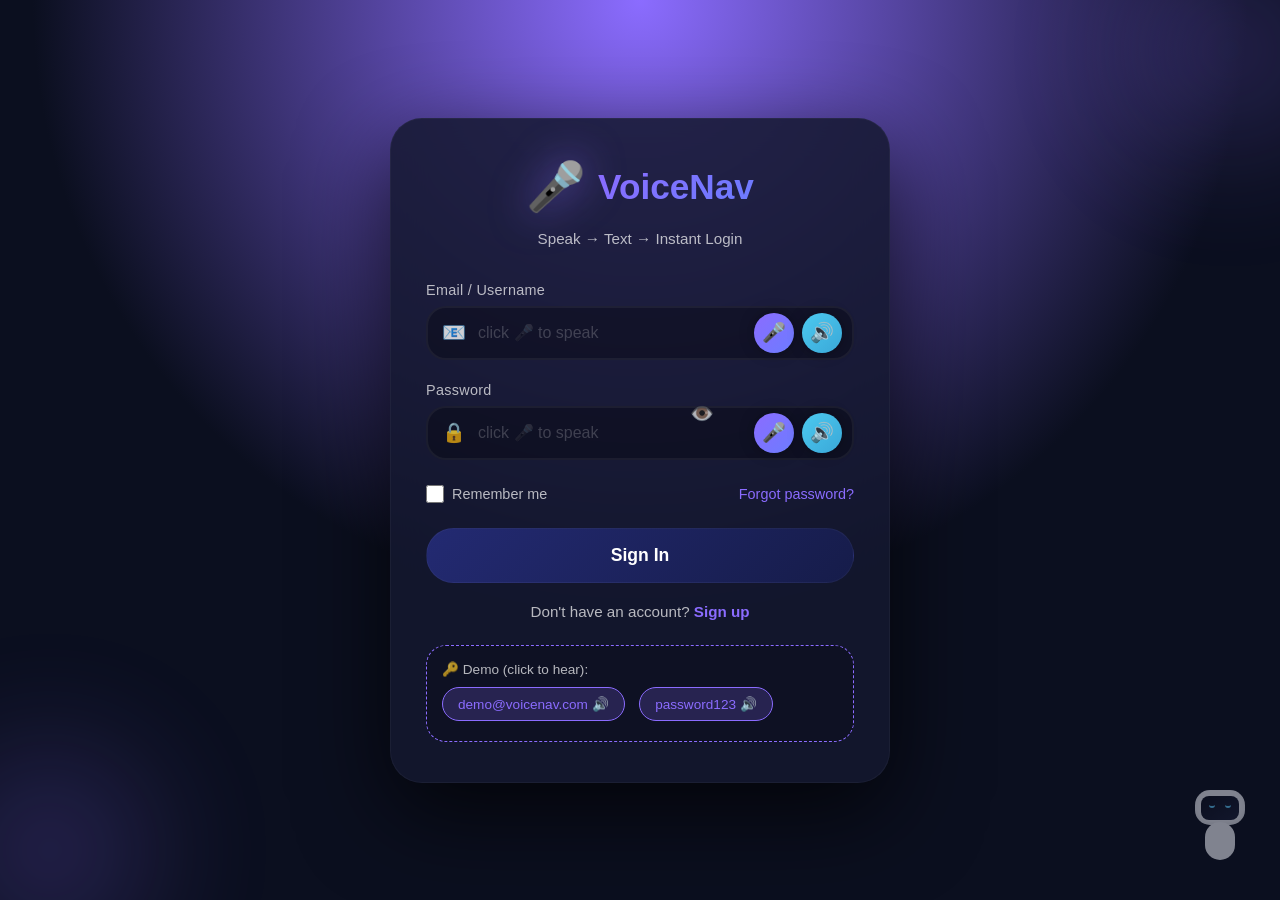
<file: frontend/notes.html>
<!DOCTYPE html>
<html lang="en">
<head>
    <meta charset="UTF-8">
    <meta name="viewport" content="width=device-width, initial-scale=1.0">
    <title>VoiceNav – My Notes</title>
    <style>
        * {
            margin: 0;
            padding: 0;
            box-sizing: border-box;
        }

        :root {
            --bg: #0b0f1f;
            --panel: rgba(20, 24, 48, 0.95);
            --panel-soft: rgba(20, 24, 48, 0.85);
            --accent: #8b6cff;
            --accent-soft: #6c7cff;
            --glow: rgba(139, 108, 255, 0.6);
            --text-light: #ffffff;
            --text-dim: rgba(255,255,255,0.7);
            --panel-border: rgba(255,255,255,0.04);
            --success: #4ade80;
            --warning: #fbbf24;
            --error: #f87171;
        }

        body {
            min-height: 100vh;
            background: radial-gradient(circle at top, #8b6cff, #0b0f1f 75%);
            font-family: 'Inter', -apple-system, BlinkMacSystemFont, sans-serif;
            padding: 20px;
            color: var(--text-light);
        }

        .container {
            max-width: 1400px;
            margin: 0 auto;
        }

        /* Header */
        .header {
            background: var(--panel);
            backdrop-filter: blur(18px);
            border-radius: 28px;
            padding: 20px 30px;
            margin-bottom: 25px;
            border: 1px solid var(--panel-border);
            display: flex;
            justify-content: space-between;
            align-items: center;
        }

        .logo {
            display: flex;
            align-items: center;
            gap: 15px;
        }

        .logo h1 {
            font-size: 2rem;
            background: linear-gradient(135deg, var(--accent), var(--accent-soft));
            -webkit-background-clip: text;
            -webkit-text-fill-color: transparent;
        }

        .nav-links {
            display: flex;
            gap: 15px;
        }

        .nav-link {
            padding: 10px 20px;
            border-radius: 30px;
            background: rgba(255,255,255,0.06);
            color: var(--text-dim);
            text-decoration: none;
            font-weight: 600;
            transition: all 0.3s;
            border: 1px solid var(--panel-border);
        }

        .nav-link:hover, .nav-link.active {
            background: var(--accent);
            color: white;
            box-shadow: 0 0 25px var(--glow);
        }

        .nav-link.active {
            background: var(--accent);
            color: white;
        }

        /* Stats Cards */
        .stats-grid {
            display: grid;
            grid-template-columns: repeat(4, 1fr);
            gap: 20px;
            margin-bottom: 25px;
        }

        .stat-card {
            background: var(--panel);
            backdrop-filter: blur(18px);
            border-radius: 20px;
            padding: 20px;
            border: 1px solid var(--panel-border);
        }

        .stat-value {
            font-size: 2rem;
            font-weight: bold;
            color: var(--accent);
            margin-bottom: 5px;
        }

        .stat-label {
            color: var(--text-dim);
            font-size: 0.9rem;
        }

        /* Filters */
        .filters {
            background: var(--panel);
            backdrop-filter: blur(18px);
            border-radius: 20px;
            padding: 20px;
            margin-bottom: 25px;
            border: 1px solid var(--panel-border);
            display: flex;
            gap: 20px;
            flex-wrap: wrap;
            align-items: center;
        }

        .filter-group {
            display: flex;
            gap: 10px;
            align-items: center;
            flex-wrap: wrap;
        }

        .filter-btn {
            padding: 8px 16px;
            border-radius: 30px;
            background: rgba(255,255,255,0.06);
            color: var(--text-dim);
            border: 1px solid var(--panel-border);
            cursor: pointer;
            transition: all 0.3s;
            font-size: 0.9rem;
        }

        .filter-btn:hover, .filter-btn.active {
            background: var(--accent);
            color: white;
            box-shadow: 0 0 15px var(--glow);
        }

        .search-box {
            flex: 1;
            min-width: 250px;
        }

        .search-box input {
            width: 100%;
            padding: 10px 16px;
            border-radius: 30px;
            background: rgba(0,0,0,0.3);
            border: 2px solid rgba(255,255,255,0.1);
            color: white;
            font-size: 0.95rem;
        }

        .search-box input:focus {
            outline: none;
            border-color: var(--accent);
            box-shadow: 0 0 0 3px var(--glow);
        }

        /* Notes Grid */
        .notes-grid {
            display: grid;
            grid-template-columns: repeat(auto-fill, minmax(350px, 1fr));
            gap: 20px;
            margin-bottom: 30px;
        }

        .note-card {
            background: var(--panel);
            backdrop-filter: blur(18px);
            border-radius: 24px;
            padding: 20px;
            border: 1px solid var(--panel-border);
            transition: all 0.3s;
            position: relative;
            overflow: hidden;
        }

        .note-card:hover {
            transform: translateY(-5px);
            box-shadow: 0 20px 40px rgba(139,108,255,0.3);
            border-color: var(--accent);
        }

        .note-card.voice {
            border-left: 6px solid var(--accent);
        }

        .note-card.text {
            border-left: 6px solid var(--accent-soft);
        }

        .note-header {
            display: flex;
            justify-content: space-between;
            align-items: center;
            margin-bottom: 15px;
            padding-bottom: 10px;
            border-bottom: 2px solid rgba(139,108,255,0.2);
        }

        .note-type {
            display: flex;
            align-items: center;
            gap: 8px;
        }

        .note-type .icon {
            font-size: 1.5rem;
        }

        .note-type .badge {
            background: linear-gradient(135deg, var(--accent), var(--accent-soft));
            padding: 4px 12px;
            border-radius: 30px;
            font-size: 0.8rem;
            font-weight: bold;
        }

        .note-date {
            color: var(--text-dim);
            font-size: 0.8rem;
        }

        .note-content {
            margin-bottom: 20px;
            line-height: 1.6;
            font-size: 1rem;
            max-height: 150px;
            overflow-y: auto;
            padding-right: 10px;
        }

        .note-meta {
            display: flex;
            gap: 15px;
            margin-bottom: 15px;
            color: var(--text-dim);
            font-size: 0.85rem;
            flex-wrap: wrap;
        }

        .meta-item {
            display: flex;
            align-items: center;
            gap: 5px;
        }

        .note-actions {
            display: flex;
            gap: 10px;
            flex-wrap: wrap;
            margin-top: 15px;
            padding-top: 15px;
            border-top: 1px solid rgba(255,255,255,0.1);
        }

        .btn {
            padding: 8px 16px;
            border: none;
            border-radius: 20px;
            font-size: 0.9rem;
            font-weight: 600;
            cursor: pointer;
            transition: all 0.3s;
            background: linear-gradient(135deg, #232a72, #161c4a);
            color: white;
            display: inline-flex;
            align-items: center;
            gap: 6px;
            border: 1px solid rgba(255,255,255,0.04);
        }

        .btn:hover {
            transform: translateY(-2px);
            box-shadow: 0 0 20px var(--glow);
        }

        .btn.play {
            background: linear-gradient(135deg, #8b6cff, #6c7cff);
            animation: pulse 2s infinite;
        }

        .btn.play:hover {
            transform: translateY(-2px);
            box-shadow: 0 0 25px var(--glow);
        }

        .btn.delete {
            background: #f72585;
        }

        .btn.export {
            background: #4ade80;
            color: #0b0f1f;
        }

        /* Audio Player */
        .audio-player {
            margin-top: 15px;
            padding: 15px;
            background: rgba(139,108,255,0.15);
            border-radius: 16px;
            border: 1px solid var(--accent);
            animation: slideDown 0.3s ease;
        }

        .audio-player audio {
            width: 100%;
            outline: none;
            border-radius: 30px;
        }

        .audio-player audio::-webkit-media-controls-panel {
            background: var(--panel);
            border-radius: 30px;
        }

        @keyframes slideDown {
            from {
                opacity: 0;
                transform: translateY(-10px);
            }
            to {
                opacity: 1;
                transform: translateY(0);
            }
        }

        @keyframes pulse {
            0% {
                box-shadow: 0 0 0 0 rgba(139,108,255,0.7);
            }
            70% {
                box-shadow: 0 0 0 10px rgba(139,108,255,0);
            }
            100% {
                box-shadow: 0 0 0 0 rgba(139,108,255,0);
            }
        }

        /* Document Info */
        .document-info {
            background: rgba(139,108,255,0.1);
            border-radius: 16px;
            padding: 15px;
            margin-bottom: 15px;
            font-size: 0.9rem;
            border-left: 4px solid var(--accent);
            word-break: break-word;
        }

        .document-name {
            font-weight: bold;
            color: var(--accent);
            margin-bottom: 5px;
            word-break: break-word;
        }

        /* Pagination */
        .pagination {
            display: flex;
            justify-content: center;
            gap: 10px;
            margin-top: 30px;
        }

        .page-btn {
            width: 40px;
            height: 40px;
            border-radius: 12px;
            background: var(--panel);
            border: 1px solid var(--panel-border);
            color: var(--text-dim);
            cursor: pointer;
            transition: all 0.3s;
        }

        .page-btn:hover, .page-btn.active {
            background: var(--accent);
            color: white;
            box-shadow: 0 0 15px var(--glow);
        }

        /* Modal */
        .modal {
            display: none;
            position: fixed;
            top: 0;
            left: 0;
            width: 100%;
            height: 100%;
            background: rgba(0,0,0,0.8);
            backdrop-filter: blur(10px);
            z-index: 1000;
            align-items: center;
            justify-content: center;
        }

        .modal.active {
            display: flex;
        }

        .modal-content {
            background: var(--panel);
            border-radius: 30px;
            padding: 30px;
            max-width: 600px;
            width: 90%;
            max-height: 80vh;
            overflow-y: auto;
            border: 1px solid var(--accent);
            box-shadow: 0 30px 60px rgba(0,0,0,0.5);
        }

        .modal-header {
            display: flex;
            justify-content: space-between;
            align-items: center;
            margin-bottom: 20px;
            padding-bottom: 15px;
            border-bottom: 2px solid rgba(139,108,255,0.2);
        }

        .modal-close {
            font-size: 2rem;
            cursor: pointer;
            color: var(--text-dim);
            transition: color 0.3s;
        }

        .modal-close:hover {
            color: var(--error);
        }

        /* Toast */
        .toast {
            position: fixed;
            bottom: 20px;
            left: 50%;
            transform: translateX(-50%);
            padding: 12px 24px;
            border-radius: 30px;
            color: white;
            font-weight: 500;
            z-index: 2000;
            animation: slideUp 0.3s ease;
            background: var(--panel);
            backdrop-filter: blur(18px);
            border: 1px solid var(--accent);
            box-shadow: 0 0 30px var(--glow);
        }

        .toast.success { background: var(--accent); }
        .toast.error { background: var(--error); }
        .toast.info { background: var(--accent-soft); }

        @keyframes slideUp {
            from { transform: translate(-50%, 100%); opacity: 0; }
            to { transform: translate(-50%, 0); opacity: 1; }
        }

        /* Empty State */
        .empty-state {
            grid-column: 1 / -1;
            text-align: center;
            padding: 60px 20px;
            background: var(--panel);
            border-radius: 30px;
            color: var(--text-dim);
        }

        .empty-state .icon {
            font-size: 4rem;
            margin-bottom: 20px;
            opacity: 0.5;
        }

        /* Scrollbar */
        ::-webkit-scrollbar {
            width: 8px;
        }
        ::-webkit-scrollbar-track {
            background: rgba(0,0,0,0.3);
            border-radius: 4px;
        }
        ::-webkit-scrollbar-thumb {
            background: var(--accent);
            border-radius: 4px;
        }

        /* Audio badge */
        .audio-badge {
            display: inline-flex;
            align-items: center;
            gap: 4px;
            background: rgba(139,108,255,0.2);
            padding: 2px 8px;
            border-radius: 12px;
            font-size: 0.7rem;
            color: var(--accent);
            border: 1px solid var(--accent);
        }

        .now-playing {
            background: rgba(76, 201, 240, 0.2);
            color: #4cc9f0;
            border-color: #4cc9f0;
            animation: pulse-playing 1.5s infinite;
        }

        @keyframes pulse-playing {
            0% { opacity: 0.7; }
            50% { opacity: 1; }
            100% { opacity: 0.7; }
        }
    </style>
</head>
<body>
    <div class="container">
        <!-- Header -->
        <div class="header">
            <div class="logo">
                <span style="font-size: 2.5rem;">🎤</span>
                <h1>My Notes</h1>
            </div>
            <div class="nav-links">
                <a href="/" class="nav-link">🏠 Home</a>
                <a href="/history.html" class="nav-link">📊 History</a>
                <a href="/notes.html" class="nav-link active">📝 Notes</a>
                <button class="nav-link" onclick="logout()">🚪 Logout</button>
            </div>
        </div>

        <!-- Stats -->
        <div class="stats-grid">
            <div class="stat-card">
                <div class="stat-value" id="totalNotes">0</div>
                <div class="stat-label">Total Notes</div>
            </div>
            <div class="stat-card">
                <div class="stat-value" id="voiceNotes">0</div>
                <div class="stat-label">Voice Notes 🎤</div>
            </div>
            <div class="stat-card">
                <div class="stat-value" id="textNotes">0</div>
                <div class="stat-label">Text Notes 📝</div>
            </div>
            <div class="stat-card">
                <div class="stat-value" id="documents">0</div>
                <div class="stat-label">Documents</div>
            </div>
        </div>

        <!-- Filters -->
        <div class="filters">
            <div class="filter-group">
                <button class="filter-btn active" data-filter="all" onclick="filterNotes('all')">All Notes</button>
                <button class="filter-btn" data-filter="voice" onclick="filterNotes('voice')">🎤 Voice Notes</button>
                <button class="filter-btn" data-filter="text" onclick="filterNotes('text')">📝 Text Notes</button>
            </div>
            <div class="filter-group">
                <button class="filter-btn" onclick="exportAllNotes()">📥 Export All</button>
                <button class="filter-btn" onclick="refreshNotes()">🔄 Refresh</button>
            </div>
            <div class="search-box">
                <input type="text" id="searchInput" placeholder="Search notes..." onkeyup="searchNotes()">
            </div>
        </div>

        <!-- Notes Grid -->
        <div class="notes-grid" id="notesGrid">
            <div class="empty-state">
                <div class="icon">📝</div>
                <h3>No Notes Found</h3>
                <p>Upload a document and start taking notes!</p>
                <button class="btn" onclick="window.location.href='/'">Go to Home</button>
            </div>
        </div>

        <!-- Pagination -->
        <div class="pagination" id="pagination"></div>
    </div>

    <!-- Note Detail Modal -->
    <div class="modal" id="noteModal">
        <div class="modal-content">
            <div class="modal-header">
                <h2 id="modalTitle">Note Details</h2>
                <span class="modal-close" onclick="closeModal()">&times;</span>
            </div>
            <div id="modalContent"></div>
        </div>
    </div>

    <script>
        const API_BASE = 'http://localhost:5000/api';
        let allNotes = [];
        let currentFilter = 'all';
        let currentPage = 1;
        const notesPerPage = 12;
        let currentlyPlaying = null;
        let currentAudio = null;

        // Check authentication
        function checkAuth() {
            const currentUser = sessionStorage.getItem('voicenav_current_user');
            if (!currentUser) {
                window.location.href = 'login.html';
                return null;
            }
            return JSON.parse(currentUser);
        }

        // Logout function
        function logout() {
            sessionStorage.removeItem('voicenav_current_user');
            localStorage.removeItem('voicenav_remember');
            window.location.href = 'login.html';
        }

        // Load all notes from all documents
        async function loadAllNotes() {
            showToast('Loading notes...', 'info');
            
            try {
                const response = await fetch(`${API_BASE}/notes/all`);
                const data = await response.json();
                
                if (data.success) {
                    allNotes = data.notes || [];
                    console.log('Total notes loaded:', allNotes.length);
                    
                    // Sort by timestamp (newest first)
                    allNotes.sort((a, b) => new Date(b.timestamp) - new Date(a.timestamp));
                    
                    updateStats();
                    displayNotes();
                    
                    if (allNotes.length === 0) {
                        showToast('No notes found', 'info');
                    } else {
                        showToast(`Loaded ${allNotes.length} notes`, 'success');
                    }
                } else {
                    showToast('Failed to load notes: ' + data.error, 'error');
                }
                
            } catch (error) {
                console.error('Error loading notes:', error);
                showToast('Failed to load notes: ' + error.message, 'error');
            }
        }

        // Update statistics
        function updateStats() {
            const voiceNotes = allNotes.filter(n => n.source === 'voice').length;
            const textNotes = allNotes.filter(n => n.source !== 'voice').length;
            
            document.getElementById('totalNotes').textContent = allNotes.length;
            document.getElementById('voiceNotes').textContent = voiceNotes;
            document.getElementById('textNotes').textContent = textNotes;
            
            // Get unique documents count
            const uniqueDocs = new Set(allNotes.map(n => n.document_id)).size;
            document.getElementById('documents').textContent = uniqueDocs;
        }

        // Display notes with current filter and pagination
        function displayNotes() {
            const grid = document.getElementById('notesGrid');
            
            // Apply filter
            let filteredNotes = allNotes;
            if (currentFilter === 'voice') {
                filteredNotes = allNotes.filter(n => n.source === 'voice');
            } else if (currentFilter === 'text') {
                filteredNotes = allNotes.filter(n => n.source !== 'voice');
            }

            // Apply search
            const searchTerm = document.getElementById('searchInput').value.toLowerCase();
            if (searchTerm) {
                filteredNotes = filteredNotes.filter(n => 
                    n.text.toLowerCase().includes(searchTerm) ||
                    (n.document_name && n.document_name.toLowerCase().includes(searchTerm))
                );
            }

            if (filteredNotes.length === 0) {
                grid.innerHTML = `
                    <div class="empty-state">
                        <div class="icon">📝</div>
                        <h3>No Notes Found</h3>
                        <p>Try changing your filters or upload a document to start taking notes!</p>
                    </div>
                `;
                document.getElementById('pagination').innerHTML = '';
                return;
            }

            // Pagination
            const totalPages = Math.ceil(filteredNotes.length / notesPerPage);
            const start = (currentPage - 1) * notesPerPage;
            const end = start + notesPerPage;
            const pageNotes = filteredNotes.slice(start, end);

            // Generate HTML
            grid.innerHTML = pageNotes.map(note => {
                const isVoice = note.source === 'voice';
                const date = new Date(note.timestamp).toLocaleString();
                
                // Construct audio file path
                let audioUrl = null;
                if (note.audio_file) {
                    audioUrl = `http://localhost:5000/temp_audio/${note.audio_file}`;
                }
                
                const documentName = note.document_name || 'Unknown Document';
                const documentId = note.document_id || 'unknown';
                
                return `
                    <div class="note-card ${isVoice ? 'voice' : 'text'}" data-note-id="${note.id}">
                        <div class="note-header">
                            <div class="note-type">
                                <span class="icon">${isVoice ? '🎤' : '📝'}</span>
                                <span class="badge">${isVoice ? 'Voice Note' : 'Text Note'}</span>
                                ${isVoice && note.audio_file ? '<span class="audio-badge">🔊 Audio</span>' : ''}
                            </div>
                            <div class="note-date">${date}</div>
                        </div>
                        
                        <div class="document-info">
                            <div class="document-name">📄 ${documentName}</div>
                        </div>

                        <div class="note-content">
                            ${note.text}
                        </div>

                        <div class="note-meta">
                            <span class="meta-item">
                                <span>📊</span> Source: ${note.source || 'text'}
                            </span>
                            ${note.audio_file ? `
                                <span class="meta-item">
                                    <span>🎵</span> Audio file
                                </span>
                            ` : ''}
                        </div>

                        <div class="note-actions">
                            <button class="btn" onclick="viewNoteDetails('${note.id}')">
                                <span>🔍</span> View
                            </button>
                            ${isVoice && audioUrl ? `
                                <button class="btn play" onclick="playAudioNote('${audioUrl}', '${note.id}', this)">
                                    <span>▶️</span> Play
                                </button>
                                <button class="btn" onclick="downloadAudio('${audioUrl}')">
                                    <span>⬇️</span> Download
                                </button>
                            ` : ''}
                            <button class="btn" onclick="copyNoteText('${note.text.replace(/'/g, "\\'").replace(/"/g, '&quot;')}')">
                                <span>📋</span> Copy
                            </button>
                            <button class="btn delete" onclick="deleteNote('${note.id}', '${note.document_id}')">
                                <span>🗑️</span> Delete
                            </button>
                        </div>

                        ${isVoice && audioUrl ? `
                            <div class="audio-player" id="player-${note.id}" style="display: none;">
                                <audio controls style="width: 100%;" id="audio-${note.id}">
                                    <source src="${audioUrl}" type="audio/wav">
                                    Your browser does not support the audio element.
                                </audio>
                            </div>
                        ` : ''}
                    </div>
                `;
            }).join('');

            // Update pagination
            updatePagination(totalPages);
        }

        // Update pagination buttons
        function updatePagination(totalPages) {
            const pagination = document.getElementById('pagination');
            if (totalPages <= 1) {
                pagination.innerHTML = '';
                return;
            }

            let html = '';
            for (let i = 1; i <= totalPages; i++) {
                html += `<button class="page-btn ${i === currentPage ? 'active' : ''}" onclick="goToPage(${i})">${i}</button>`;
            }
            pagination.innerHTML = html;
        }

        // Go to specific page
        function goToPage(page) {
            currentPage = page;
            displayNotes();
            window.scrollTo({ top: 0, behavior: 'smooth' });
        }

        // Filter notes
        function filterNotes(filter) {
            currentFilter = filter;
            currentPage = 1;
            
            // Update active button
            document.querySelectorAll('.filter-btn').forEach(btn => {
                if (btn.dataset.filter === filter) {
                    btn.classList.add('active');
                } else {
                    btn.classList.remove('active');
                }
            });
            
            displayNotes();
        }

        // Search notes
        function searchNotes() {
            currentPage = 1;
            displayNotes();
        }

        // Refresh notes
        function refreshNotes() {
            showToast('Refreshing notes...', 'info');
            loadAllNotes();
        }

        // Play audio note with improved playback
        function playAudioNote(audioUrl, noteId, button) {
            console.log('Playing audio:', audioUrl, 'for note:', noteId);
            
            // Stop currently playing audio if any
            if (currentAudio) {
                currentAudio.pause();
                currentAudio = null;
                
                // Hide all players
                document.querySelectorAll('[id^="player-"]').forEach(p => {
                    p.style.display = 'none';
                });
                
                // Reset button text
                if (currentlyPlaying) {
                    const prevButton = document.querySelector(`[onclick*="'${currentlyPlaying}'"]`);
                    if (prevButton) {
                        prevButton.innerHTML = '<span>▶️</span> Play';
                        prevButton.classList.remove('now-playing');
                    }
                }
            }
            
            // Show player for this note
            const playerDiv = document.getElementById(`player-${noteId}`);
            if (playerDiv) {
                // Hide all other players
                document.querySelectorAll('[id^="player-"]').forEach(p => {
                    if (p.id !== `player-${noteId}`) {
                        p.style.display = 'none';
                    }
                });
                
                // Show and play this one
                playerDiv.style.display = 'block';
                const audio = document.getElementById(`audio-${noteId}`);
                
                if (audio) {
                    currentAudio = audio;
                    
                    audio.play().then(() => {
                        currentlyPlaying = noteId;
                        button.innerHTML = '<span>⏸️</span> Pause';
                        button.classList.add('now-playing');
                        showToast('▶️ Playing audio note...', 'info');
                    }).catch(e => {
                        console.error('Audio play error:', e);
                        showToast('Failed to play audio: ' + e.message, 'error');
                    });
                    
                    audio.onended = () => {
                        playerDiv.style.display = 'none';
                        button.innerHTML = '<span>▶️</span> Play';
                        button.classList.remove('now-playing');
                        currentAudio = null;
                        currentlyPlaying = null;
                        showToast('✅ Audio playback finished', 'success');
                    };
                    
                    audio.onpause = () => {
                        button.innerHTML = '<span>▶️</span> Play';
                        button.classList.remove('now-playing');
                    };
                    
                    audio.onplay = () => {
                        button.innerHTML = '<span>⏸️</span> Pause';
                        button.classList.add('now-playing');
                    };
                }
            }
        }

        // Download audio file
        function downloadAudio(audioUrl) {
            const a = document.createElement('a');
            a.href = audioUrl;
            a.download = audioUrl.split('/').pop();
            document.body.appendChild(a);
            a.click();
            document.body.removeChild(a);
            showToast('⬇️ Downloading audio...', 'success');
        }

        // View note details in modal
        function viewNoteDetails(noteId) {
            const note = allNotes.find(n => n.id === noteId);
            if (!note) return;

            const isVoice = note.source === 'voice';
            const date = new Date(note.timestamp).toLocaleString();
            const audioUrl = note.audio_file ? `http://localhost:5000/temp_audio/${note.audio_file}` : null;
            const documentName = note.document_name || 'Unknown Document';

            const modalContent = document.getElementById('modalContent');
            modalContent.innerHTML = `
                <div style="margin-bottom: 20px;">
                    <div style="display: flex; gap: 10px; align-items: center; margin-bottom: 15px;">
                        <span style="font-size: 2rem;">${isVoice ? '🎤' : '📝'}</span>
                        <h3 style="color: var(--accent);">${isVoice ? 'Voice Note' : 'Text Note'}</h3>
                    </div>
                    
                    <div style="background: rgba(139,108,255,0.1); padding: 20px; border-radius: 16px; margin-bottom: 20px;">
                        <p style="font-size: 1.1rem; line-height: 1.6;">${note.text}</p>
                    </div>

                    <div style="margin-bottom: 15px;">
                        <p><strong>📄 Document:</strong> ${documentName}</p>
                        <p><strong>🆔 Document ID:</strong> ${note.document_id}</p>
                        <p><strong>📅 Created:</strong> ${date}</p>
                        <p><strong>🎯 Source:</strong> ${note.source}</p>
                        ${note.audio_file ? `<p><strong>🎵 Audio File:</strong> ${note.audio_file}</p>` : ''}
                    </div>

                    ${isVoice && audioUrl ? `
                        <div style="margin: 20px 0;">
                            <h4 style="margin-bottom: 10px;">Audio Recording:</h4>
                            <audio controls style="width: 100%; margin-top: 10px;" id="modal-audio" controlsList="nodownload">
                                <source src="${audioUrl}" type="audio/wav">
                                Your browser does not support the audio element.
                            </audio>
                        </div>
                    ` : ''}

                    <div style="display: flex; gap: 10px; margin-top: 20px; flex-wrap: wrap;">
                        <button class="btn" onclick="copyNoteText('${note.text.replace(/'/g, "\\'").replace(/"/g, '&quot;')}')">
                            📋 Copy Text
                        </button>
                        ${isVoice && audioUrl ? `
                            <button class="btn play" onclick="document.getElementById('modal-audio').play()">
                                ▶️ Play Audio
                            </button>
                            <button class="btn" onclick="downloadAudio('${audioUrl}')">
                                ⬇️ Download Audio
                            </button>
                        ` : ''}
                        <button class="btn delete" onclick="deleteNote('${note.id}', '${note.document_id}')">
                            🗑️ Delete
                        </button>
                    </div>
                </div>
            `;

            document.getElementById('modalTitle').textContent = 'Note Details';
            document.getElementById('noteModal').classList.add('active');
        }

        // Close modal
        function closeModal() {
            document.getElementById('noteModal').classList.remove('active');
            
            // Pause any playing audio in modal
            const modalAudio = document.getElementById('modal-audio');
            if (modalAudio) {
                modalAudio.pause();
            }
        }

        // Copy note text
        function copyNoteText(text) {
            navigator.clipboard.writeText(text).then(() => {
                showToast('📋 Note copied to clipboard!', 'success');
            }).catch(() => {
                showToast('Failed to copy note', 'error');
            });
        }

        // Delete note
        async function deleteNote(noteId, documentId) {
            if (!confirm('Are you sure you want to delete this note?')) return;
            
            try {
                const response = await fetch(`${API_BASE}/notes/${documentId}/${noteId}`, {
                    method: 'DELETE'
                });
                
                const data = await response.json();
                
                if (data.success) {
                    showToast('Note deleted successfully!', 'success');
                    loadAllNotes();
                } else {
                    showToast('Failed to delete note: ' + data.error, 'error');
                }
            } catch (error) {
                console.error('Error deleting note:', error);
                showToast('Error deleting note: ' + error.message, 'error');
            }
        }

        // Export all notes
        function exportAllNotes() {
            let exportText = "=".repeat(70) + "\n";
            exportText += "🎤 VOICENAV AI - ALL NOTES EXPORT\n";
            exportText += "=".repeat(70) + "\n";
            exportText += `Export Date: ${new Date().toLocaleString()}\n`;
            exportText += `Total Notes: ${allNotes.length}\n`;
            exportText += "-".repeat(70) + "\n\n";

            allNotes.forEach((note, index) => {
                const isVoice = note.source === 'voice';
                const date = new Date(note.timestamp).toLocaleString();
                
                exportText += `Note #${index + 1}\n`;
                exportText += `${isVoice ? '🎤' : '📝'} Type: ${isVoice ? 'Voice Note' : 'Text Note'}\n`;
                exportText += `📄 Document: ${note.document_name || 'Unknown'}\n`;
                exportText += `📅 Created: ${date}\n`;
                exportText += `📝 Content: ${note.text}\n`;
                if (note.audio_file) {
                    exportText += `🎵 Audio: ${note.audio_file}\n`;
                }
                exportText += "-".repeat(50) + "\n\n";
            });

            const blob = new Blob([exportText], { type: 'text/plain' });
            const url = URL.createObjectURL(blob);
            const a = document.createElement('a');
            a.href = url;
            a.download = `voicenav_notes_${new Date().toISOString().slice(0,10)}.txt`;
            a.click();
            URL.revokeObjectURL(url);
            
            showToast('Notes exported successfully!', 'success');
        }

        // Show toast notification
        function showToast(message, type = 'info') {
            const toast = document.createElement('div');
            toast.className = `toast ${type}`;
            toast.textContent = message;
            document.body.appendChild(toast);
            
            setTimeout(() => {
                toast.remove();
            }, 3000);
        }

        // Initialize
        document.addEventListener('DOMContentLoaded', () => {
            const user = checkAuth();
            if (user) {
                loadAllNotes();
            }
        });

        // Close modal on escape key
        document.addEventListener('keydown', (e) => {
            if (e.key === 'Escape') {
                closeModal();
            }
        });
    </script>
</body>
</html>
</file>
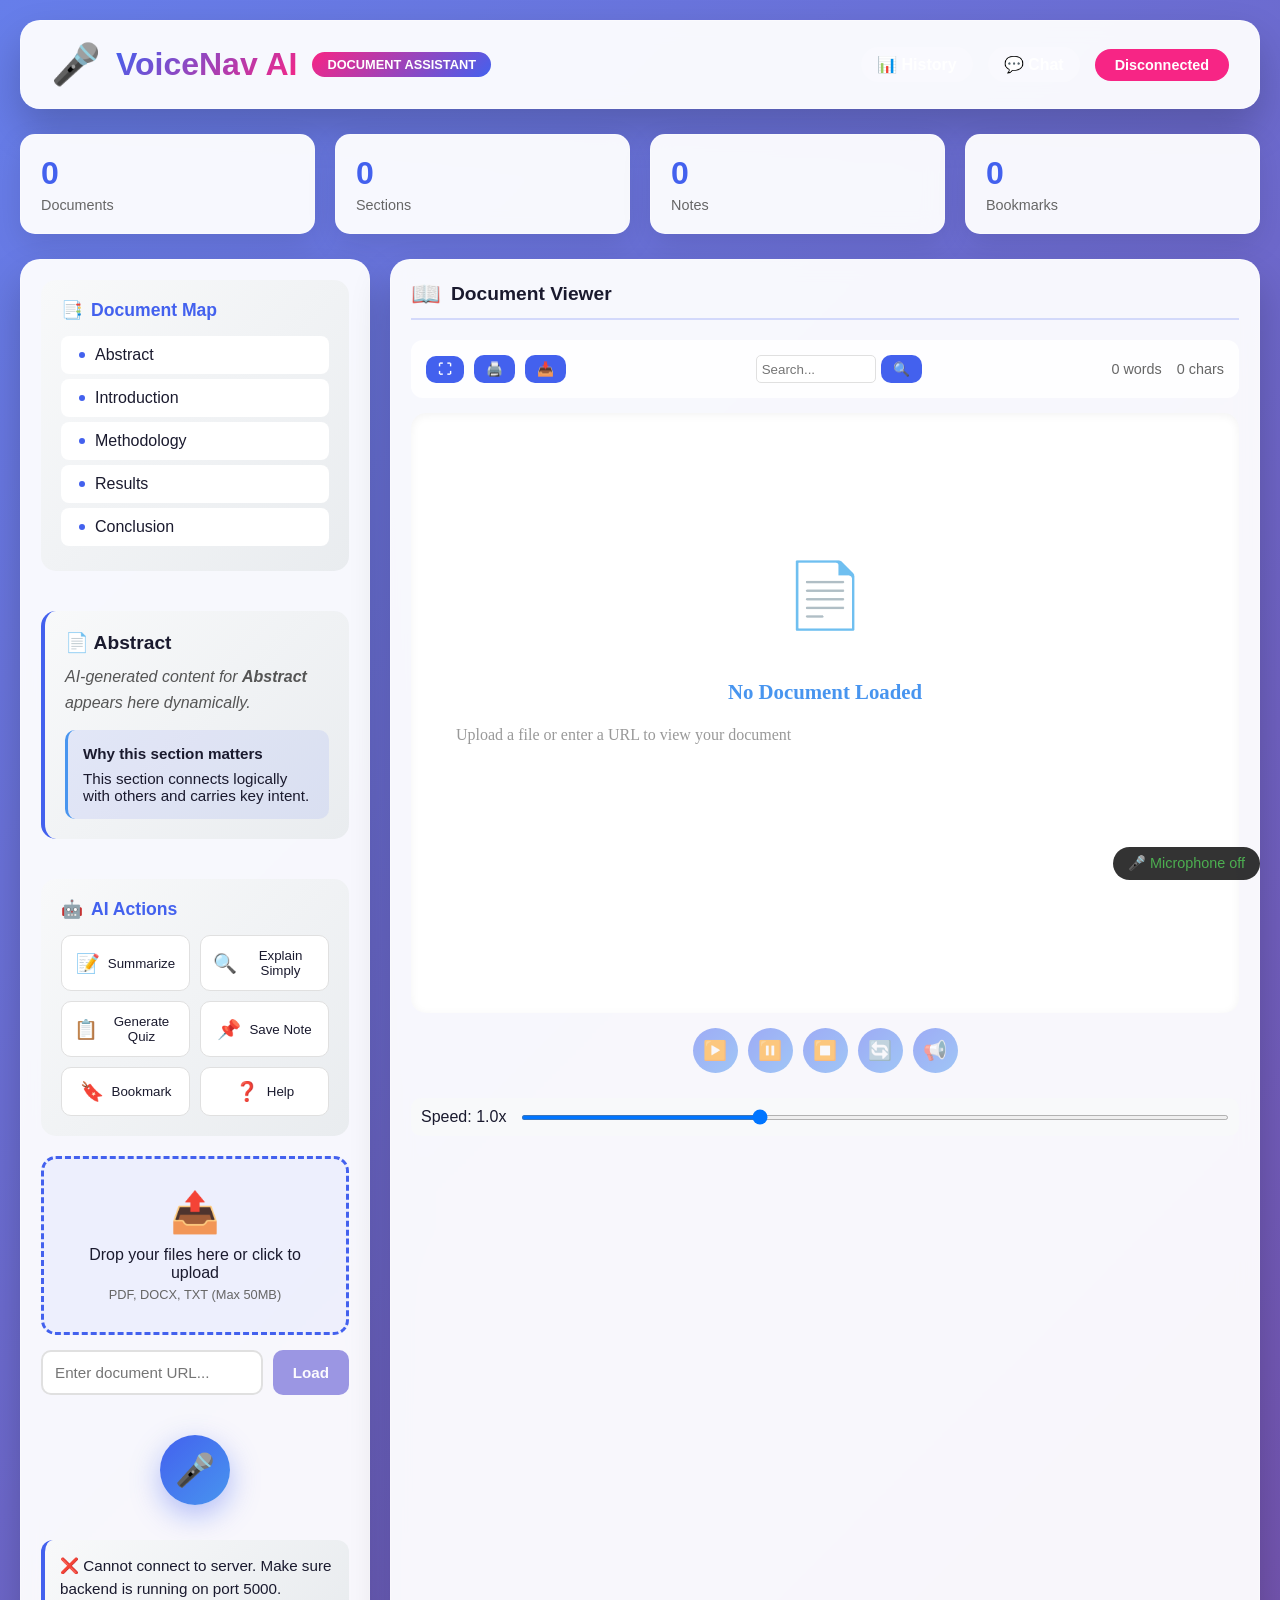
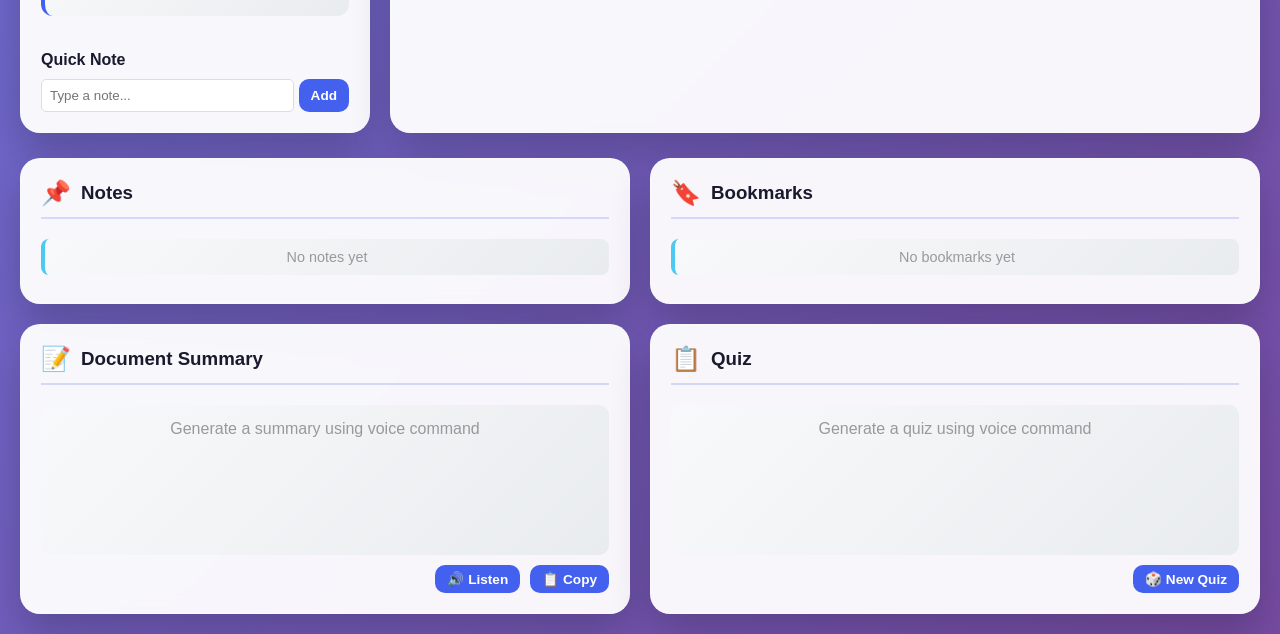
<file: frontend/simple_test.html>
<!DOCTYPE html>
<html lang="en">
<head>
    <meta charset="UTF-8">
    <meta name="viewport" content="width=device-width, initial-scale=1.0">
    <title>VoiceNav AI - Document Assistant</title>
    <style>
        * {
            margin: 0;
            padding: 0;
            box-sizing: border-box;
        }

        :root {
            --primary: #4361ee;
            --secondary: #3f37c9;
            --accent: #4895ef;
            --success: #4cc9f0;
            --warning: #f72585;
            --dark: #1a1a2e;
            --light: #f8f9fa;
            --border: #e0e0e0;
            --gradient: linear-gradient(135deg, #667eea 0%, #764ba2 100%);
        }

        body {
            font-family: 'Inter', -apple-system, BlinkMacSystemFont, 'Segoe UI', Roboto, sans-serif;
            background: var(--gradient);
            min-height: 100vh;
            padding: 20px;
            color: var(--dark);
        }

        .container {
            max-width: 1400px;
            margin: 0 auto;
        }

        /* Header */
        .header {
            background: rgba(255,255,255,0.95);
            backdrop-filter: blur(10px);
            border-radius: 20px;
            padding: 20px 30px;
            margin-bottom: 25px;
            box-shadow: 0 20px 40px rgba(0,0,0,0.2);
            display: flex;
            justify-content: space-between;
            align-items: center;
            border: 1px solid rgba(255,255,255,0.3);
        }

        .logo {
            display: flex;
            align-items: center;
            gap: 15px;
        }

        .logo h1 {
            font-size: 2rem;
            background: linear-gradient(135deg, var(--primary), var(--warning));
            -webkit-background-clip: text;
            -webkit-text-fill-color: transparent;
            font-weight: 800;
        }

        .badge {
            background: linear-gradient(135deg, var(--warning), var(--primary));
            color: white;
            padding: 5px 15px;
            border-radius: 30px;
            font-size: 0.8rem;
            font-weight: bold;
        }

        .nav-links {
            display: flex;
            align-items: center;
            gap: 15px;
        }

        .nav-link {
            padding: 8px 16px;
            border-radius: 30px;
            background: rgba(255,255,255,0.2);
            color: white;
            text-decoration: none;
            font-weight: 600;
            transition: all 0.3s;
        }

        .nav-link:hover {
            background: white;
            color: var(--primary);
            transform: translateY(-2px);
        }

        .status-badge {
            padding: 8px 20px;
            border-radius: 30px;
            font-weight: 600;
            font-size: 0.9rem;
        }

        .status-badge.connected {
            background: var(--success);
            color: white;
            box-shadow: 0 0 20px rgba(76, 201, 240, 0.5);
        }

        .status-badge.disconnected {
            background: var(--warning);
            color: white;
        }

        .status-badge.loading {
            background: #fdcb6e;
            color: white;
        }

        /* Stats Grid */
        .stats-grid {
            display: grid;
            grid-template-columns: repeat(4, 1fr);
            gap: 20px;
            margin-bottom: 25px;
        }

        .stat-card {
            background: rgba(255,255,255,0.95);
            backdrop-filter: blur(10px);
            border-radius: 15px;
            padding: 20px;
            box-shadow: 0 10px 30px rgba(0,0,0,0.1);
            border: 1px solid rgba(255,255,255,0.3);
        }

        .stat-value {
            font-size: 2rem;
            font-weight: bold;
            color: var(--primary);
            margin-bottom: 5px;
        }

        .stat-label {
            color: #666;
            font-size: 0.9rem;
        }

        /* Main Layout - 2 Column Grid */
        .main-grid {
            display: grid;
            grid-template-columns: 350px 1fr;
            gap: 20px;
            margin-bottom: 25px;
        }

        /* Cards */
        .card {
            background: rgba(255,255,255,0.95);
            backdrop-filter: blur(10px);
            border-radius: 20px;
            padding: 20px;
            box-shadow: 0 20px 40px rgba(0,0,0,0.2);
            border: 1px solid rgba(255,255,255,0.3);
            transition: transform 0.3s;
            display: flex;
            flex-direction: column;
        }

        .card:hover {
            transform: translateY(-5px);
        }

        .card-header {
            display: flex;
            align-items: center;
            gap: 10px;
            margin-bottom: 20px;
            padding-bottom: 10px;
            border-bottom: 2px solid rgba(67, 97, 238, 0.2);
        }

        .card-header h2 {
            font-size: 1.2rem;
            color: var(--dark);
            font-weight: 600;
        }

        .card-header .icon {
            font-size: 1.5rem;
        }

        /* Document Map - New Style */
        .document-map {
            background: linear-gradient(135deg, #f8f9fa, #e9ecef);
            border-radius: 15px;
            padding: 20px;
            margin-bottom: 20px;
        }

        .map-title {
            font-size: 1.1rem;
            font-weight: 600;
            color: var(--primary);
            margin-bottom: 15px;
            display: flex;
            align-items: center;
            gap: 8px;
        }

        .map-list {
            list-style: none;
        }

        .map-item {
            padding: 10px 15px;
            margin-bottom: 5px;
            background: white;
            border-radius: 8px;
            cursor: pointer;
            transition: all 0.2s;
            border-left: 3px solid transparent;
            display: flex;
            align-items: center;
            gap: 10px;
        }

        .map-item:hover {
            border-left-color: var(--primary);
            background: #e3f2fd;
            transform: translateX(5px);
        }

        .map-item.active {
            border-left-color: var(--primary);
            background: #e3f2fd;
            font-weight: 500;
        }

        .map-bullet {
            width: 6px;
            height: 6px;
            background: var(--primary);
            border-radius: 50%;
        }

        /* Abstract Content */
        .abstract-section {
            background: linear-gradient(135deg, #f8f9fa, #e9ecef);
            border-radius: 15px;
            padding: 20px;
            margin: 20px 0;
            border-left: 4px solid var(--primary);
        }

        .abstract-title {
            font-size: 1.2rem;
            font-weight: 600;
            color: var(--dark);
            margin-bottom: 10px;
        }

        .abstract-content {
            color: #555;
            line-height: 1.6;
            margin-bottom: 15px;
            font-style: italic;
        }

        .abstract-note {
            background: rgba(67, 97, 238, 0.1);
            padding: 15px;
            border-radius: 10px;
            font-size: 0.95rem;
            border-left: 3px solid var(--accent);
        }

        .abstract-note p {
            margin-bottom: 8px;
        }

        .abstract-note p:last-child {
            margin-bottom: 0;
        }

        /* AI Actions - New Style */
        .ai-actions {
            background: linear-gradient(135deg, #f8f9fa, #e9ecef);
            border-radius: 15px;
            padding: 20px;
            margin-top: 20px;
        }

        .actions-title {
            font-size: 1.1rem;
            font-weight: 600;
            color: var(--primary);
            margin-bottom: 15px;
            display: flex;
            align-items: center;
            gap: 8px;
        }

        .actions-grid {
            display: grid;
            grid-template-columns: repeat(2, 1fr);
            gap: 10px;
        }

        .action-btn {
            padding: 12px;
            border: none;
            border-radius: 10px;
            background: white;
            color: var(--dark);
            font-weight: 500;
            cursor: pointer;
            transition: all 0.3s;
            display: flex;
            align-items: center;
            gap: 8px;
            justify-content: center;
            border: 1px solid var(--border);
        }

        .action-btn:hover {
            background: var(--primary);
            color: white;
            transform: translateY(-2px);
            box-shadow: 0 5px 15px rgba(67, 97, 238, 0.3);
            border-color: var(--primary);
        }

        .action-icon {
            font-size: 1.2rem;
        }

        /* Upload Area */
        .upload-area {
            border: 3px dashed var(--primary);
            border-radius: 15px;
            padding: 30px;
            text-align: center;
            cursor: pointer;
            transition: all 0.3s;
            background: rgba(67, 97, 238, 0.05);
            margin-bottom: 15px;
        }

        .upload-area:hover {
            background: rgba(67, 97, 238, 0.1);
            border-color: var(--warning);
        }

        .upload-icon {
            font-size: 2.5rem;
            margin-bottom: 10px;
        }

        .upload-text {
            font-size: 1rem;
            color: var(--dark);
            margin-bottom: 5px;
        }

        .upload-hint {
            color: #666;
            font-size: 0.8rem;
        }

        /* URL Input */
        .url-group {
            display: flex;
            gap: 10px;
            margin-bottom: 15px;
        }

        .url-group input {
            flex: 1;
            padding: 12px;
            border: 2px solid #e0e0e0;
            border-radius: 10px;
            font-size: 0.95rem;
            transition: all 0.3s;
        }

        .url-group input:focus {
            outline: none;
            border-color: var(--primary);
            box-shadow: 0 0 0 3px rgba(67, 97, 238, 0.2);
        }

        /* Buttons */
        .btn {
            padding: 10px 20px;
            border: none;
            border-radius: 10px;
            font-size: 0.95rem;
            font-weight: 600;
            cursor: pointer;
            transition: all 0.3s;
            background: var(--primary);
            color: white;
            display: inline-flex;
            align-items: center;
            gap: 8px;
        }

        .btn:hover {
            transform: translateY(-2px);
            box-shadow: 0 10px 20px rgba(67, 97, 238, 0.3);
        }

        .btn.secondary {
            background: var(--secondary);
        }

        .btn.warning {
            background: var(--warning);
        }

        .btn.small {
            padding: 6px 12px;
            font-size: 0.85rem;
        }

        .btn:disabled {
            opacity: 0.5;
            cursor: not-allowed;
        }

        /* Microphone */
        .mic-container {
            text-align: center;
            padding: 10px;
        }

        .mic-btn {
            width: 70px;
            height: 70px;
            border-radius: 50%;
            background: linear-gradient(135deg, var(--primary), var(--accent));
            border: none;
            color: white;
            font-size: 2rem;
            cursor: pointer;
            transition: all 0.3s;
            box-shadow: 0 10px 30px rgba(67, 97, 238, 0.4);
            margin-bottom: 10px;
        }

        .mic-btn:hover {
            transform: scale(1.1);
        }

        .mic-btn.active {
            background: linear-gradient(135deg, var(--warning), #ff006e);
            animation: pulse 1.5s infinite;
        }

        @keyframes pulse {
            0% { box-shadow: 0 0 0 0 rgba(247, 37, 133, 0.7); }
            70% { box-shadow: 0 0 0 20px rgba(247, 37, 133, 0); }
            100% { box-shadow: 0 0 0 0 rgba(247, 37, 133, 0); }
        }

        /* Command Display */
        .command-box {
            background: linear-gradient(135deg, #f8f9fa, #e9ecef);
            border-radius: 12px;
            padding: 15px;
            min-height: 60px;
            margin: 15px 0;
            font-size: 0.95rem;
            line-height: 1.5;
            border-left: 4px solid var(--primary);
            white-space: pre-wrap;
        }

        /* Document Viewer */
        .document-viewer {
            background: white;
            border-radius: 15px;
            padding: 25px;
            height: 600px;
            overflow-y: auto;
            font-family: 'Georgia', 'Times New Roman', serif;
            line-height: 1.8;
            box-shadow: inset 0 2px 10px rgba(0,0,0,0.05);
            scroll-behavior: smooth;
        }

        .document-viewer h1 {
            font-size: 2rem;
            margin-bottom: 20px;
            color: var(--dark);
            border-bottom: 3px solid var(--primary);
            padding-bottom: 15px;
        }

        .document-viewer h2 {
            font-size: 1.6rem;
            margin: 25px 0 15px;
            color: var(--secondary);
        }

        .document-viewer h3 {
            font-size: 1.3rem;
            margin: 20px 0 10px;
            color: var(--accent);
        }

        .document-viewer p {
            margin-bottom: 15px;
            font-size: 1rem;
            text-align: justify;
        }

        /* Viewer Toolbar */
        .viewer-toolbar {
            display: flex;
            gap: 10px;
            padding: 15px;
            background: rgba(255,255,255,0.95);
            border-radius: 12px;
            margin-bottom: 15px;
            flex-wrap: wrap;
            align-items: center;
        }

        .viewer-info {
            display: flex;
            gap: 15px;
            color: #666;
            font-size: 0.9rem;
            margin-left: auto;
        }

        /* Audio Controls */
        .audio-controls {
            display: flex;
            gap: 10px;
            justify-content: center;
            flex-wrap: wrap;
            margin: 15px 0;
        }

        .audio-btn {
            width: 45px;
            height: 45px;
            border-radius: 50%;
            border: none;
            background: linear-gradient(135deg, var(--primary), var(--accent));
            color: white;
            font-size: 1.2rem;
            cursor: pointer;
            transition: all 0.3s;
        }

        .audio-btn:hover {
            transform: scale(1.1);
        }

        .audio-btn:disabled {
            opacity: 0.5;
            cursor: not-allowed;
        }

        /* Speed Control */
        .speed-control {
            display: flex;
            align-items: center;
            gap: 15px;
            margin-top: 10px;
            padding: 10px;
            background: #f8f9fa;
            border-radius: 10px;
        }

        .speed-control input {
            flex: 1;
            height: 5px;
            border-radius: 3px;
        }

        /* Sections List */
        .sections-container {
            max-height: 300px;
            overflow-y: auto;
            padding-right: 5px;
        }

        .section-item {
            padding: 12px;
            background: linear-gradient(135deg, #f8f9fa, #e9ecef);
            border-radius: 10px;
            margin-bottom: 8px;
            cursor: pointer;
            transition: all 0.3s;
            border-left: 4px solid var(--primary);
            font-size: 0.95rem;
        }

        .section-item:hover {
            transform: translateX(5px);
            background: linear-gradient(135deg, #e2e6ea, #d3d9df);
        }

        .section-count {
            font-size: 0.8rem;
            color: var(--primary);
            margin-left: 10px;
        }

        /* Notes & Bookmarks */
        .items-list {
            list-style: none;
            max-height: 200px;
            overflow-y: auto;
        }

        .items-list li {
            padding: 10px;
            background: linear-gradient(135deg, #f8f9fa, #e9ecef);
            border-radius: 8px;
            margin-bottom: 8px;
            border-left: 4px solid var(--success);
            font-size: 0.9rem;
        }

        .items-list li .timestamp {
            font-size: 0.75rem;
            color: #666;
            margin-top: 5px;
        }

        /* Progress Bar */
        .progress-bar {
            height: 5px;
            background: #e0e0e0;
            border-radius: 3px;
            overflow: hidden;
            margin: 10px 0;
        }

        .progress-fill {
            height: 100%;
            background: linear-gradient(90deg, var(--primary), var(--accent));
            transition: width 0.3s;
        }

        /* Voice Status */
        .voice-status {
            position: fixed;
            bottom: 20px;
            right: 20px;
            padding: 8px 15px;
            background: rgba(0,0,0,0.8);
            color: #4CAF50;
            border-radius: 20px;
            font-size: 0.9rem;
            z-index: 1000;
            backdrop-filter: blur(5px);
        }

        /* Quiz styles */
        .quiz-question {
            background: white;
            border-radius: 10px;
            padding: 15px;
            margin-bottom: 15px;
            border-left: 4px solid var(--primary);
        }

        .quiz-question p {
            margin-bottom: 10px;
            font-weight: 500;
        }

        .quiz-options {
            display: flex;
            flex-direction: column;
            gap: 8px;
            margin: 10px 0;
        }

        .quiz-option {
            display: flex;
            align-items: center;
            gap: 10px;
            padding: 8px;
            background: #f0f0f0;
            border-radius: 5px;
        }

        .quiz-answer-btn {
            margin-top: 10px;
            padding: 5px 10px;
            background: var(--secondary);
            color: white;
            border: none;
            border-radius: 5px;
            cursor: pointer;
        }

        .answer-feedback {
            margin-top: 10px;
            padding: 8px;
            border-radius: 5px;
            font-size: 0.9rem;
        }

        .correct {
            background: #d4edda;
            color: #155724;
        }

        .incorrect {
            background: #f8d7da;
            color: #721c24;
        }

        /* Toast Notifications */
        .toast {
            position: fixed;
            bottom: 20px;
            left: 50%;
            transform: translateX(-50%);
            padding: 12px 24px;
            border-radius: 30px;
            color: white;
            font-weight: 500;
            z-index: 2000;
            animation: slideUp 0.3s ease;
        }

        .toast.success {
            background: var(--success);
        }

        .toast.error {
            background: var(--warning);
        }

        .toast.info {
            background: var(--primary);
        }

        @keyframes slideUp {
            from {
                transform: translate(-50%, 100%);
                opacity: 0;
            }
            to {
                transform: translate(-50%, 0);
                opacity: 1;
            }
        }

        /* Responsive */
        @media (max-width: 992px) {
            .main-grid {
                grid-template-columns: 1fr;
            }
            
            .stats-grid {
                grid-template-columns: repeat(2, 1fr);
            }
        }

        @media (max-width: 768px) {
            .stats-grid {
                grid-template-columns: 1fr;
            }
            
            .header {
                flex-direction: column;
                gap: 15px;
            }
            
            .nav-links {
                width: 100%;
                justify-content: center;
            }
            
            .actions-grid {
                grid-template-columns: 1fr;
            }
        }
    </style>
</head>
<body>
    <div class="container">
        <!-- Header -->
        <div class="header">
            <div class="logo">
                <span style="font-size: 2.5rem;">🎤</span>
                <h1>VoiceNav AI</h1>
                <span class="badge">DOCUMENT ASSISTANT</span>
            </div>
            <div class="nav-links">
                <a href="/history.html" class="nav-link">📊 History</a>
                <a href="/chat.html" class="nav-link">💬 Chat</a>
                <span id="status" class="status-badge loading">Checking...</span>
            </div>
        </div>

        <!-- Stats -->
        <div class="stats-grid">
            <div class="stat-card">
                <div class="stat-value" id="docCount">0</div>
                <div class="stat-label">Documents</div>
            </div>
            <div class="stat-card">
                <div class="stat-value" id="sectionCount">0</div>
                <div class="stat-label">Sections</div>
            </div>
            <div class="stat-card">
                <div class="stat-value" id="noteCount">0</div>
                <div class="stat-label">Notes</div>
            </div>
            <div class="stat-card">
                <div class="stat-value" id="bookmarkCount">0</div>
                <div class="stat-label">Bookmarks</div>
            </div>
        </div>

        <!-- Main Grid - 2 Columns -->
        <div class="main-grid">
            <!-- LEFT COLUMN: Document Map & AI Actions -->
            <div class="card">
                <!-- Document Map Section -->
                <div class="document-map">
                    <div class="map-title">
                        <span>📑</span> Document Map
                    </div>
                    <div class="map-list" id="sectionsList">
                        <div class="map-item">
                            <span class="map-bullet"></span>
                            <span>Abstract</span>
                        </div>
                        <div class="map-item">
                            <span class="map-bullet"></span>
                            <span>Introduction</span>
                        </div>
                        <div class="map-item">
                            <span class="map-bullet"></span>
                            <span>Methodology</span>
                        </div>
                        <div class="map-item">
                            <span class="map-bullet"></span>
                            <span>Results</span>
                        </div>
                        <div class="map-item">
                            <span class="map-bullet"></span>
                            <span>Conclusion</span>
                        </div>
                    </div>
                </div>

                <!-- Abstract Section -->
                <div class="abstract-section">
                    <div class="abstract-title">📄 Abstract</div>
                    <div class="abstract-content" id="abstractContent">
                        AI-generated content for <strong>Abstract</strong> appears here dynamically.
                    </div>
                    <div class="abstract-note">
                        <p><strong>Why this section matters</strong></p>
                        <p>This section connects logically with others and carries key intent.</p>
                    </div>
                </div>

                <!-- AI Actions -->
                <div class="ai-actions">
                    <div class="actions-title">
                        <span>🤖</span> AI Actions
                    </div>
                    <div class="actions-grid">
                        <button class="action-btn" onclick="sendQuickCommand('summarize')">
                            <span class="action-icon">📝</span> Summarize
                        </button>
                        <button class="action-btn" onclick="sendQuickCommand('explain simply')">
                            <span class="action-icon">🔍</span> Explain Simply
                        </button>
                        <button class="action-btn" onclick="sendQuickCommand('quiz')">
                            <span class="action-icon">📋</span> Generate Quiz
                        </button>
                        <button class="action-btn" onclick="addQuickNote()">
                            <span class="action-icon">📌</span> Save Note
                        </button>
                        <button class="action-btn" onclick="sendQuickCommand('bookmark this section')">
                            <span class="action-icon">🔖</span> Bookmark
                        </button>
                        <button class="action-btn" onclick="sendQuickCommand('help')">
                            <span class="action-icon">❓</span> Help
                        </button>
                    </div>
                </div>

                <!-- Upload Area -->
                <div class="upload-area" id="uploadArea" style="margin-top: 20px;">
                    <div class="upload-icon">📤</div>
                    <div class="upload-text">Drop your files here or click to upload</div>
                    <div class="upload-hint">PDF, DOCX, TXT (Max 50MB)</div>
                    <input type="file" id="fileInput" style="display: none;" accept=".pdf,.docx,.txt">
                </div>
                
                <div class="url-group">
                    <input type="url" id="urlInput" placeholder="Enter document URL...">
                    <button class="btn secondary" id="urlBtn">Load</button>
                </div>
                
                <div id="fileInfo" style="margin-bottom: 15px;"></div>

                <!-- Voice Section -->
                <div class="mic-container">
                    <button class="mic-btn" id="micBtn">🎤</button>
                    <div id="recordingStatus" style="color: var(--warning); font-weight: bold;"></div>
                </div>
                
                <div class="command-box" id="commandBox">
                    👆 Click microphone and speak
                </div>

                <!-- Document Info -->
                <div id="docInfo" style="margin-top: 15px; display: none;">
                    <div class="progress-bar">
                        <div class="progress-fill" id="docProgress" style="width: 100%;"></div>
                    </div>
                    <p style="font-size: 0.9rem; color: #666;" id="docDetails"></p>
                </div>

                <!-- Quick Note Input -->
                <div style="margin-top: 20px;">
                    <h4 style="margin-bottom: 10px;">Quick Note</h4>
                    <div style="display: flex; gap: 5px;">
                        <input type="text" id="quickNoteInput" placeholder="Type a note..." style="flex: 1; padding: 8px; border-radius: 5px; border: 1px solid #ddd;">
                        <button class="btn small" onclick="addQuickNote()">Add</button>
                    </div>
                </div>
            </div>

            <!-- RIGHT COLUMN: Document Viewer -->
            <div class="card">
                <div class="card-header">
                    <span class="icon">📖</span>
                    <h2>Document Viewer</h2>
                </div>

                <!-- Viewer Toolbar -->
                <div class="viewer-toolbar">
                    <button class="btn small" id="fullscreenBtn" title="Fullscreen">⛶</button>
                    <button class="btn small" id="printBtn" title="Print">🖨️</button>
                    <button class="btn small" id="downloadTxtBtn" title="Download as TXT">📥</button>
                    
                    <div style="display: flex; gap: 5px; margin-left: auto;">
                        <input type="text" id="searchInput" placeholder="Search..." style="padding: 5px; width: 120px; border: 1px solid var(--border); border-radius: 5px;">
                        <button class="btn small" id="searchBtn">🔍</button>
                    </div>
                    
                    <div class="viewer-info">
                        <span id="wordCount">0 words</span>
                        <span id="charCount">0 chars</span>
                    </div>
                </div>

                <!-- The Document Viewer -->
                <div class="document-viewer" id="documentViewer">
                    <div style="text-align: center; color: #999; padding: 100px 20px;">
                        <span style="font-size: 4rem;">📄</span>
                        <h3 style="margin-top: 20px;">No Document Loaded</h3>
                        <p style="margin-top: 10px;">Upload a file or enter a URL to view your document</p>
                    </div>
                </div>

                <!-- Audio Controls -->
                <div class="audio-controls">
                    <button class="audio-btn" id="playBtn" disabled>▶️</button>
                    <button class="audio-btn" id="pauseBtn" disabled>⏸️</button>
                    <button class="audio-btn" id="stopBtn" disabled>⏹️</button>
                    <button class="audio-btn" id="repeatBtn" disabled>🔄</button>
                    <button class="audio-btn" id="playOverviewBtn" disabled>📢</button>
                </div>

                <div class="speed-control">
                    <span>Speed: <span id="speedValue">1.0x</span></span>
                    <input type="range" id="speedSlider" min="0.5" max="2.0" step="0.1" value="1.0">
                </div>
            </div>
        </div>

        <!-- Notes & Bookmarks Panel -->
        <div style="display: grid; grid-template-columns: 1fr 1fr; gap: 20px; margin-top: 20px;">
            <!-- Notes Panel -->
            <div class="card">
                <div class="card-header">
                    <span class="icon">📌</span>
                    <h3>Notes <span id="noteCount2"></span></h3>
                </div>
                <div style="max-height: 200px; overflow-y: auto;">
                    <ul class="items-list" id="notesList">
                        <li style="color: #999; text-align: center;">No notes yet</li>
                    </ul>
                </div>
            </div>

            <!-- Bookmarks Panel -->
            <div class="card">
                <div class="card-header">
                    <span class="icon">🔖</span>
                    <h3>Bookmarks <span id="bookmarkCount2"></span></h3>
                </div>
                <div style="max-height: 200px; overflow-y: auto;">
                    <ul class="items-list" id="bookmarksList">
                        <li style="color: #999; text-align: center;">No bookmarks yet</li>
                    </ul>
                </div>
            </div>
        </div>

        <!-- Summary & Quiz Panels -->
        <div style="display: grid; grid-template-columns: 1fr 1fr; gap: 20px; margin-top: 20px;">
            <!-- Summary Panel -->
            <div class="card">
                <div class="card-header">
                    <span class="icon">📝</span>
                    <h3>Document Summary</h3>
                </div>
                <div style="min-height: 150px; max-height: 200px; overflow-y: auto; padding: 15px; background: linear-gradient(135deg, #f8f9fa, #e9ecef); border-radius: 10px;" id="summaryContent">
                    <p style="color: #999; text-align: center;">Generate a summary using voice command</p>
                </div>
                <div style="display: flex; gap: 10px; justify-content: flex-end; margin-top: 10px;">
                    <button class="btn small" onclick="speakText(document.getElementById('summaryContent').innerText)">🔊 Listen</button>
                    <button class="btn small" onclick="copyToClipboard('summaryContent')">📋 Copy</button>
                </div>
            </div>

            <!-- Quiz Panel -->
            <div class="card">
                <div class="card-header">
                    <span class="icon">📋</span>
                    <h3>Quiz</h3>
                </div>
                <div style="min-height: 150px; max-height: 200px; overflow-y: auto; padding: 15px; background: linear-gradient(135deg, #f8f9fa, #e9ecef); border-radius: 10px;" id="quizContent">
                    <p style="color: #999; text-align: center;">Generate a quiz using voice command</p>
                </div>
                <div style="display: flex; gap: 10px; justify-content: flex-end; margin-top: 10px;">
                    <button class="btn small" onclick="generateQuiz()">🎲 New Quiz</button>
                </div>
            </div>
        </div>
    </div>

    <!-- Voice Status Indicator -->
    <div class="voice-status" id="voiceStatus">🎤 Microphone off</div>

    <script>
        // Configuration
        const API_BASE = 'http://localhost:5000/api';
        let currentDocId = null;
        let currentAudio = null;
        let recognition = null;
        let isRecording = false;
        let currentSpeed = 1.0;
        let documentText = '';
        let documentSections = {};
        let documentOverview = '';
        let sectionsDict = {};

        // DOM Elements
        const statusEl = document.getElementById('status');
        const micBtn = document.getElementById('micBtn');
        const fileInput = document.getElementById('fileInput');
        const uploadArea = document.getElementById('uploadArea');
        const fileInfo = document.getElementById('fileInfo');
        const urlInput = document.getElementById('urlInput');
        const urlBtn = document.getElementById('urlBtn');
        const commandBox = document.getElementById('commandBox');
        const recordingStatus = document.getElementById('recordingStatus');
        const voiceStatus = document.getElementById('voiceStatus');
        const documentViewer = document.getElementById('documentViewer');
        const sectionsList = document.getElementById('sectionsList');
        const playBtn = document.getElementById('playBtn');
        const pauseBtn = document.getElementById('pauseBtn');
        const stopBtn = document.getElementById('stopBtn');
        const repeatBtn = document.getElementById('repeatBtn');
        const playOverviewBtn = document.getElementById('playOverviewBtn');
        const speedSlider = document.getElementById('speedSlider');
        const speedValue = document.getElementById('speedValue');
        const notesList = document.getElementById('notesList');
        const bookmarksList = document.getElementById('bookmarksList');
        const docCount = document.getElementById('docCount');
        const sectionCount = document.getElementById('sectionCount');
        const noteCount = document.getElementById('noteCount');
        const noteCount2 = document.getElementById('noteCount2');
        const bookmarkCount = document.getElementById('bookmarkCount');
        const bookmarkCount2 = document.getElementById('bookmarkCount2');
        const wordCountEl = document.getElementById('wordCount');
        const charCountEl = document.getElementById('charCount');
        const docInfo = document.getElementById('docInfo');
        const docDetails = document.getElementById('docDetails');
        const searchInput = document.getElementById('searchInput');
        const searchBtn = document.getElementById('searchBtn');
        const fullscreenBtn = document.getElementById('fullscreenBtn');
        const printBtn = document.getElementById('printBtn');
        const downloadTxtBtn = document.getElementById('downloadTxtBtn');
        const summaryContent = document.getElementById('summaryContent');
        const quizContent = document.getElementById('quizContent');
        const abstractContent = document.getElementById('abstractContent');

        // Initialize
        async function init() {
            await checkServer();
            setupSpeechRecognition();
            setupEventListeners();
            loadStats();
        }

        // Toast notification
        function showToast(message, type = 'info') {
            const toast = document.createElement('div');
            toast.className = `toast ${type}`;
            toast.textContent = message;
            document.body.appendChild(toast);
            setTimeout(() => toast.remove(), 3000);
        }

        // Copy to clipboard
        function copyToClipboard(elementId) {
            const element = document.getElementById(elementId);
            const text = element.innerText;
            navigator.clipboard.writeText(text).then(() => {
                showToast('Copied to clipboard!', 'success');
            }).catch(() => {
                showToast('Failed to copy', 'error');
            });
        }

        // Check server connection
        async function checkServer() {
            try {
                const response = await fetch(`${API_BASE}/health`);
                if (response.ok) {
                    statusEl.textContent = 'Connected';
                    statusEl.className = 'status-badge connected';
                    enableControls(true);
                } else {
                    throw new Error('Server error');
                }
            } catch (error) {
                statusEl.textContent = 'Disconnected';
                statusEl.className = 'status-badge disconnected';
                enableControls(false);
                commandBox.innerHTML = '❌ Cannot connect to server. Make sure backend is running on port 5000.';
            }
        }

        // Load stats
        async function loadStats() {
            try {
                const response = await fetch(`${API_BASE}/stats`);
                const data = await response.json();
                if (data.success) {
                    docCount.textContent = data.stats.total_documents || 0;
                    noteCount.textContent = data.stats.total_notes || 0;
                    bookmarkCount.textContent = data.stats.total_bookmarks || 0;
                }
            } catch (error) {
                console.error('Error loading stats:', error);
            }
        }

        function enableControls(enabled) {
            micBtn.disabled = !enabled;
            urlBtn.disabled = !enabled;
        }

        // Setup Event Listeners
        function setupEventListeners() {
            uploadArea.addEventListener('click', () => fileInput.click());
            fileInput.addEventListener('change', handleFileSelect);
            urlBtn.addEventListener('click', handleUrlSubmit);
            urlInput.addEventListener('keypress', (e) => {
                if (e.key === 'Enter') handleUrlSubmit();
            });
            
            micBtn.addEventListener('click', toggleRecording);
            
            playBtn.addEventListener('click', playAudio);
            pauseBtn.addEventListener('click', pauseAudio);
            stopBtn.addEventListener('click', stopAudio);
            repeatBtn.addEventListener('click', repeatAudio);
            playOverviewBtn.addEventListener('click', playOverview);
            
            speedSlider.addEventListener('input', (e) => {
                currentSpeed = parseFloat(e.target.value);
                speedValue.textContent = currentSpeed.toFixed(1) + 'x';
                if (currentAudio) {
                    currentAudio.playbackRate = currentSpeed;
                }
            });

            searchBtn.addEventListener('click', searchInDocument);
            searchInput.addEventListener('keypress', (e) => {
                if (e.key === 'Enter') searchInDocument();
            });

            fullscreenBtn.addEventListener('click', toggleFullscreen);
            printBtn.addEventListener('click', printDocument);
            downloadTxtBtn.addEventListener('click', downloadDocument);
        }

        // Speech Recognition
        function setupSpeechRecognition() {
            if ('webkitSpeechRecognition' in window || 'SpeechRecognition' in window) {
                const SpeechRecognition = window.SpeechRecognition || window.webkitSpeechRecognition;
                recognition = new SpeechRecognition();
                recognition.continuous = false;
                recognition.interimResults = true;
                recognition.lang = 'en-US';

                recognition.onstart = () => {
                    isRecording = true;
                    micBtn.classList.add('active');
                    recordingStatus.textContent = '🎤 Listening...';
                    voiceStatus.innerHTML = '🎤 Listening...';
                    voiceStatus.style.color = '#4CAF50';
                };

                recognition.onend = () => {
                    isRecording = false;
                    micBtn.classList.remove('active');
                    recordingStatus.textContent = '';
                    voiceStatus.innerHTML = '🎤 Microphone off';
                    voiceStatus.style.color = '#f44336';
                };

                recognition.onresult = (event) => {
                    const transcript = Array.from(event.results)
                        .map(result => result[0].transcript)
                        .join('');
                    
                    commandBox.innerHTML = `<strong>You said:</strong> "${transcript}"`;
                    
                    if (event.results[0].isFinal) {
                        processCommand(transcript);
                    }
                };

                recognition.onerror = (event) => {
                    console.error('Speech error:', event.error);
                    stopRecording();
                };
            } else {
                micBtn.disabled = true;
                voiceStatus.innerHTML = '🎤 Not supported';
            }
        }

        function toggleRecording() {
            if (!recognition) return;
            if (isRecording) {
                recognition.stop();
            } else {
                recognition.start();
            }
        }

        function stopRecording() {
            if (recognition && isRecording) {
                recognition.stop();
            }
        }

        // Quick commands
        function sendQuickCommand(cmd) {
            processCommand(cmd);
        }

        // Process Voice Command
        async function processCommand(command) {
            if (!command) return;

            if (!currentDocId) {
                commandBox.innerHTML += '<br><span style="color: var(--warning);">⚠️ Please upload a document first</span>';
                speakText('Please upload a document first');
                return;
            }

            commandBox.innerHTML += '<br><strong>Processing...</strong>';

            try {
                const response = await fetch(`${API_BASE}/command`, {
                    method: 'POST',
                    headers: { 'Content-Type': 'application/json' },
                    body: JSON.stringify({
                        command: command,
                        document_id: currentDocId
                    })
                });
                const data = await response.json();

                if (data.success) {
                    let responseText = '';

                    if (data.message) {
                        responseText = data.message;
                        commandBox.innerHTML += `<br><strong>🤖:</strong> ${data.message}`;
                    }

                    if (data.summary) {
                        summaryContent.innerHTML = `<p>${data.summary}</p>`;
                        responseText = 'Summary generated';
                        showToast('Summary generated!', 'success');
                    }

                    if (data.answer) {
                        summaryContent.innerHTML = `<p>${data.answer}</p>`;
                        if (abstractContent) abstractContent.innerHTML = data.answer;
                        responseText = 'Answer provided';
                    }

                    if (data.quiz) {
                        displayQuiz(data.quiz);
                        responseText = 'Quiz generated';
                        showToast('Quiz generated!', 'success');
                    }

                    if (data.note) {
                        await loadNotes();
                        await loadStats();
                        showToast('Note saved!', 'success');
                    }

                    if (data.bookmark) {
                        await loadBookmarks();
                        await loadStats();
                        showToast('Bookmark added!', 'success');
                    }

                    if (data.text) {
                        highlightInViewer(data.text);
                    }

                    if (data.audio_url) {
                        playAudioFromUrl(data.audio_url);
                    } else if (responseText) {
                        speakText(responseText);
                    }

                } else {
                    commandBox.innerHTML += `<br><span style="color: var(--warning);">❌ Error: ${data.error}</span>`;
                }
            } catch (error) {
                commandBox.innerHTML += `<br><span style="color: var(--warning);">❌ Error: ${error.message}</span>`;
            }
        }

        // Display quiz in quiz panel
        function displayQuiz(quiz) {
            let html = '';
            if (Array.isArray(quiz)) {
                quiz.forEach((q, index) => {
                    html += `
                        <div class="quiz-question">
                            <p><strong>Question ${index + 1}:</strong> ${q.question || q}</p>
                    `;
                    
                    if (q.options) {
                        html += '<div class="quiz-options">';
                        q.options.forEach(opt => {
                            html += `
                                <label class="quiz-option">
                                    <input type="radio" name="q${index}" value="${opt}">
                                    ${opt}
                                </label>
                            `;
                        });
                        html += '</div>';
                        html += `
                            <button class="quiz-answer-btn" onclick="checkQuizAnswer(this, ${index}, '${q.answer}')">Check Answer</button>
                            <div id="feedback${index}" class="answer-feedback"></div>
                        `;
                    }
                    
                    html += '</div>';
                });
            }
            quizContent.innerHTML = html;
        }

        // Check quiz answer
        function checkQuizAnswer(btn, qIndex, correctAnswer) {
            const selected = document.querySelector(`input[name="q${qIndex}"]:checked`);
            const feedback = document.getElementById(`feedback${qIndex}`);
            
            if (!selected) {
                feedback.innerHTML = '⚠️ Please select an answer';
                feedback.className = 'answer-feedback incorrect';
                return;
            }
            
            if (selected.value === correctAnswer) {
                feedback.innerHTML = '✅ Correct!';
                feedback.className = 'answer-feedback correct';
                speakText('Correct answer');
            } else {
                feedback.innerHTML = `❌ Incorrect. The correct answer is: ${correctAnswer}`;
                feedback.className = 'answer-feedback incorrect';
                speakText('Incorrect answer');
            }
        }

        // ===== DOCUMENT VIEWER FUNCTIONS =====

        function displayDocument(docData) {
            documentText = docData.text;
            documentSections = docData.sections || {};
            documentOverview = docData.overview || '';

            let html = `<h1>📄 ${docData.filename || 'Document'}</h1>`;

            if (documentOverview) {
                html += `<div style="margin-bottom: 30px; padding: 20px; background: #e3f2fd; border-radius: 10px;">
                    <h3>📋 Overview</h3><p>${documentOverview}</p>
                </div>`;
                
                // Update abstract content
                if (abstractContent) {
                    abstractContent.innerHTML = documentOverview;
                }
            }

            if (Object.keys(documentSections).length > 0) {
                Object.entries(documentSections).forEach(([sectionName, content]) => {
                    if (sectionName && !/^\d+$/.test(sectionName)) {
                        const contentPreview = content.length > 800 ? content.substring(0, 800) + '...' : content;
                        html += `<div style="margin-bottom: 30px; padding: 20px; background: #fafafa; border-radius: 10px; border-left: 4px solid var(--primary);">
                            <h3 style="color: var(--primary); margin-bottom: 15px;">📍 ${sectionName}</h3>
                            <p>${contentPreview}</p>
                        </div>`;
                    }
                });
            } else {
                docData.text.split('\n').filter(p => p.trim()).forEach(p => html += `<p>${p}</p>`);
            }

            documentViewer.innerHTML = html;

            const words = docData.text.split(/\s+/).length;
            const chars = docData.text.length;
            
            wordCountEl.textContent = `${words} words`;
            charCountEl.textContent = `${chars} chars`;

            docInfo.style.display = 'block';
            docDetails.innerHTML = `<strong>📊 Stats:</strong> ${words} words • ${chars} characters • ${Object.keys(documentSections).length} sections`;
        }

        // Display sections in sidebar
        function displaySections(sections) {
            if (!sections || Object.keys(sections).length === 0) {
                sectionsList.innerHTML = '<div class="map-item">No sections detected</div>';
                return;
            }

            let sectionsHtml = '';
            Object.entries(sections).forEach(([sectionName, content], index) => {
                if (sectionName && !/^\d+$/.test(sectionName)) {
                    sectionsHtml += `
                        <div class="map-item" onclick="processCommand('read ${sectionName}')">
                            <span class="map-bullet"></span>
                            <span>${sectionName}</span>
                        </div>
                    `;
                }
            });
            
            sectionsList.innerHTML = sectionsHtml || '<div class="map-item">No named sections found</div>';
        }

        function highlightInViewer(text) {
            document.querySelectorAll('.highlight').forEach(el => el.classList.remove('highlight'));
            const searchText = text.substring(0, 50);
            documentViewer.innerHTML = documentViewer.innerHTML.replace(
                new RegExp(searchText.replace(/[.*+?^${}()|[\]\\]/g, '\\$&'), 'gi'),
                match => `<span class="highlight" style="background: #ffeb3b;">${match}</span>`
            );
        }

        function searchInDocument() {
            const searchTerm = searchInput.value.trim();
            if (!searchTerm || !documentText) return;

            document.querySelectorAll('.highlight').forEach(el => el.classList.remove('highlight'));
            
            const regex = new RegExp(searchTerm.replace(/[.*+?^${}()|[\]\\]/g, '\\$&'), 'gi');
            const content = documentViewer.innerHTML;
            
            if (regex.test(content)) {
                documentViewer.innerHTML = content.replace(
                    regex,
                    match => `<span class="highlight" style="background: #ffeb3b;">${match}</span>`
                );
                const firstMatch = document.querySelector('.highlight');
                if (firstMatch) firstMatch.scrollIntoView({ behavior: 'smooth', block: 'center' });
                commandBox.innerHTML = `🔍 Found matches for "${searchTerm}"`;
            } else {
                commandBox.innerHTML = `❌ No matches found for "${searchTerm}"`;
            }
        }

        function toggleFullscreen() {
            if (!document.fullscreenElement) {
                documentViewer.requestFullscreen();
            } else {
                document.exitFullscreen();
            }
        }

        function printDocument() {
            const printWindow = window.open('', '_blank');
            printWindow.document.write(`
                <html><head><title>Document Print</title>
                <style>body { font-family: Georgia, serif; line-height: 1.6; padding: 40px; }</style>
                </head><body>${documentViewer.innerHTML}</body></html>
            `);
            printWindow.document.close();
            printWindow.print();
        }

        function downloadDocument() {
            const blob = new Blob([documentViewer.innerText], { type: 'text/plain' });
            const url = URL.createObjectURL(blob);
            const a = document.createElement('a');
            a.href = url;
            a.download = `document_${new Date().toISOString().slice(0,10)}.txt`;
            a.click();
            URL.revokeObjectURL(url);
        }

        // File Upload
        async function handleFileSelect(event) {
            const file = event.target.files[0];
            if (!file) return;

            fileInfo.innerHTML = `<div class="progress-bar"><div class="progress-fill" style="width: 50%;"></div></div><p>📤 Uploading: ${file.name}</p>`;
            commandBox.innerHTML = `📤 Uploading ${file.name}...`;

            const formData = new FormData();
            formData.append('file', file);

            try {
                const response = await fetch(`${API_BASE}/upload`, {
                    method: 'POST',
                    body: formData
                });
                const data = await response.json();

                if (data.success) {
                    handleUploadSuccess(data);
                } else {
                    throw new Error(data.error);
                }
            } catch (error) {
                fileInfo.innerHTML = `<p style="color: var(--warning);">❌ Upload failed: ${error.message}</p>`;
                commandBox.innerHTML = `❌ Upload failed: ${error.message}`;
            }
        }

        // URL Upload
        async function handleUrlSubmit() {
            const url = urlInput.value.trim();
            if (!url) {
                alert('Please enter a URL');
                return;
            }

            fileInfo.innerHTML = `<p>🌐 Loading URL: ${url}</p>`;
            commandBox.innerHTML = `📤 Loading URL: ${url}...`;
            urlBtn.disabled = true;

            try {
                const response = await fetch(`${API_BASE}/upload`, {
                    method: 'POST',
                    headers: { 'Content-Type': 'application/json' },
                    body: JSON.stringify({ url: url })
                });
                const data = await response.json();

                if (data.success) {
                    handleUploadSuccess(data);
                    urlInput.value = '';
                } else {
                    throw new Error(data.error || 'Failed to load URL');
                }
            } catch (error) {
                fileInfo.innerHTML = `<p style="color: var(--warning);">❌ Failed: ${error.message}</p>`;
                commandBox.innerHTML = `❌ Failed to load URL: ${error.message}`;
            } finally {
                urlBtn.disabled = false;
            }
        }

        // Upload Success
        function handleUploadSuccess(data) {
            currentDocId = data.document_id;
            sectionsDict = data.sections_dict || {};

            fileInfo.innerHTML = `
                <p style="color: var(--success);">✅ Loaded: ${data.filename}</p>
                <p style="font-size: 0.9rem;">📊 ${data.section_count} sections • ${data.word_count} words</p>
            `;

            docCount.textContent = '1';
            sectionCount.textContent = data.section_count;

            displayDocument({
                filename: data.filename,
                text: data.overview + '\n\n' + (data.full_text || ''),
                sections: sectionsDict,
                overview: data.overview
            });

            displaySections(sectionsDict);

            playBtn.disabled = false;
            pauseBtn.disabled = false;
            stopBtn.disabled = false;
            repeatBtn.disabled = false;
            playOverviewBtn.disabled = false;

            commandBox.innerHTML = '✅ Document loaded! Try: "summarize", "quiz", or "read section"';
            speakText(`Document loaded with ${data.section_count} sections`);

            loadNotes();
            loadBookmarks();
            loadStats();
        }

        // Audio Functions
        function playAudioFromUrl(url) {
            if (currentAudio) {
                currentAudio.pause();
                currentAudio = null;
            }
            
            const fullUrl = url.startsWith('http') ? url : `http://localhost:5000${url}`;
            currentAudio = new Audio(fullUrl);
            currentAudio.playbackRate = currentSpeed;
            currentAudio.play().catch(e => {
                commandBox.innerHTML += '<br>❌ Audio playback failed';
            });
        }

        function playAudio() { 
            if (currentAudio) {
                currentAudio.play().catch(e => console.log('Play error:', e));
            } else if (documentOverview) {
                speakText(documentOverview);
            }
        }
        
        function pauseAudio() { 
            if (currentAudio) currentAudio.pause(); 
        }
        
        function stopAudio() { 
            if (currentAudio) { 
                currentAudio.pause(); 
                currentAudio.currentTime = 0; 
            }
        }
        
        function repeatAudio() { 
            if (currentAudio) { 
                currentAudio.currentTime = 0; 
                currentAudio.play().catch(e => console.log('Repeat error:', e));
            }
        }

        function playOverview() {
            if (documentOverview) {
                speakText(documentOverview);
            }
        }

        function speakText(text) {
            if ('speechSynthesis' in window) {
                window.speechSynthesis.cancel();
                const utterance = new SpeechSynthesisUtterance(text);
                utterance.rate = currentSpeed;
                window.speechSynthesis.speak(utterance);
            }
        }

        // Notes and Bookmarks
        async function loadNotes() {
            if (!currentDocId) return;
            try {
                const response = await fetch(`${API_BASE}/notes/${currentDocId}`);
                const data = await response.json();
                if (data.notes && data.notes.length > 0) {
                    notesList.innerHTML = data.notes.map(n => 
                        `<li>📝 ${n.text}<div class="timestamp">${new Date(n.timestamp).toLocaleString()}</div></li>`
                    ).join('');
                    noteCount.textContent = data.notes.length;
                    noteCount2.textContent = `(${data.notes.length})`;
                } else {
                    notesList.innerHTML = '<li style="color: #999;">No notes yet</li>';
                    noteCount.textContent = '0';
                    noteCount2.textContent = '';
                }
            } catch (e) {
                console.error('Error loading notes:', e);
            }
        }

        async function loadBookmarks() {
            if (!currentDocId) return;
            try {
                const response = await fetch(`${API_BASE}/bookmarks/${currentDocId}`);
                const data = await response.json();
                if (data.bookmarks && data.bookmarks.length > 0) {
                    bookmarksList.innerHTML = data.bookmarks.map(b => 
                        `<li>🔖 ${b.section}<div class="timestamp">${new Date(b.timestamp).toLocaleString()}</div></li>`
                    ).join('');
                    bookmarkCount.textContent = data.bookmarks.length;
                    bookmarkCount2.textContent = `(${data.bookmarks.length})`;
                } else {
                    bookmarksList.innerHTML = '<li style="color: #999;">No bookmarks yet</li>';
                    bookmarkCount.textContent = '0';
                    bookmarkCount2.textContent = '';
                }
            } catch (e) {
                console.error('Error loading bookmarks:', e);
            }
        }

        function addQuickNote() {
            const note = document.getElementById('quickNoteInput').value.trim();
            if (note && currentDocId) {
                processCommand(`note ${note}`);
                document.getElementById('quickNoteInput').value = '';
            } else if (!currentDocId) {
                alert('Please upload a document first');
            }
        }

        function generateQuiz() {
            processCommand('quiz');
        }

        // Start
        init();
    </script>
</body>
</html>
</file>
